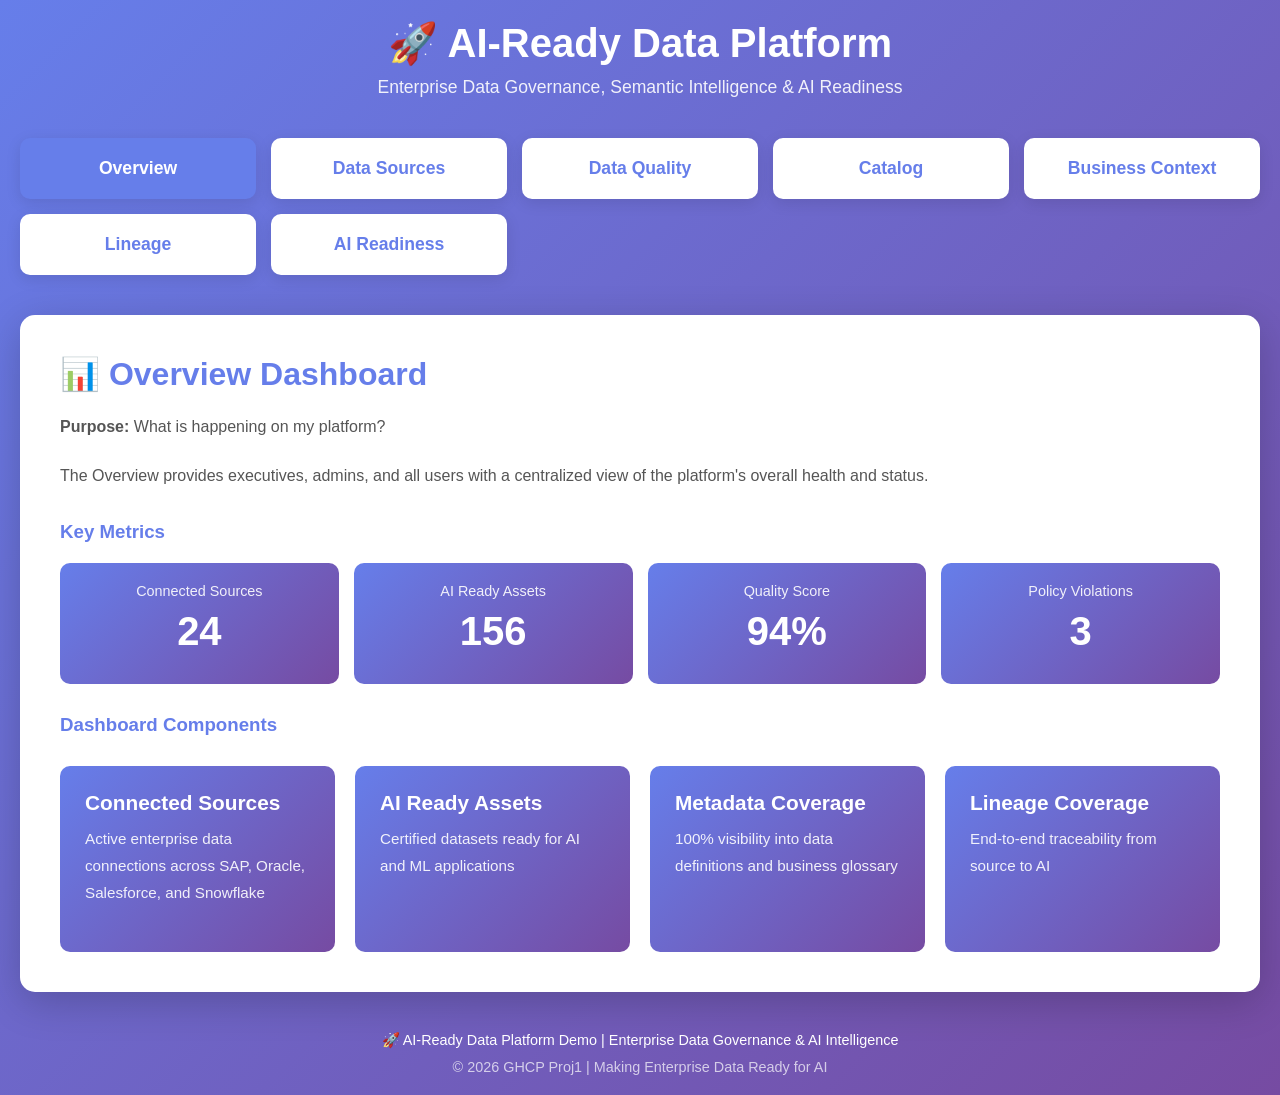
<file: ai-data-platform-demo.html>
<!DOCTYPE html>
<html lang="en">
<head>
    <meta charset="UTF-8">
    <meta name="viewport" content="width=device-width, initial-scale=1.0">
    <title>AI-Ready Data Platform Demo</title>
    <style>
        * {
            margin: 0;
            padding: 0;
            box-sizing: border-box;
        }

        body {
            font-family: 'Segoe UI', Tahoma, Geneva, Verdana, sans-serif;
            background: linear-gradient(135deg, #667eea 0%, #764ba2 100%);
            min-height: 100vh;
            padding: 20px;
        }

        .container {
            max-width: 1400px;
            margin: 0 auto;
        }

        header {
            text-align: center;
            color: white;
            margin-bottom: 40px;
        }

        header h1 {
            font-size: 2.5em;
            margin-bottom: 10px;
        }

        header p {
            font-size: 1.1em;
            opacity: 0.9;
        }

        .main-nav {
            display: grid;
            grid-template-columns: repeat(auto-fit, minmax(200px, 1fr));
            gap: 15px;
            margin-bottom: 40px;
        }

        .nav-button {
            background: white;
            border: none;
            padding: 20px;
            border-radius: 10px;
            cursor: pointer;
            font-size: 1.1em;
            font-weight: 600;
            color: #667eea;
            transition: all 0.3s ease;
            box-shadow: 0 4px 15px rgba(0, 0, 0, 0.1);
        }

        .nav-button:hover {
            transform: translateY(-5px);
            box-shadow: 0 8px 25px rgba(0, 0, 0, 0.2);
            background: #667eea;
            color: white;
        }

        .nav-button.active {
            background: #667eea;
            color: white;
        }

        .content-area {
            background: white;
            border-radius: 15px;
            padding: 40px;
            box-shadow: 0 10px 40px rgba(0, 0, 0, 0.2);
            min-height: 500px;
        }

        .section {
            display: none;
        }

        .section.active {
            display: block;
            animation: fadeIn 0.3s ease;
        }

        @keyframes fadeIn {
            from {
                opacity: 0;
                transform: translateY(10px);
            }
            to {
                opacity: 1;
                transform: translateY(0);
            }
        }

        .section h2 {
            color: #667eea;
            margin-bottom: 20px;
            font-size: 2em;
        }

        .section p {
            color: #555;
            line-height: 1.8;
            margin-bottom: 20px;
        }

        .grid {
            display: grid;
            grid-template-columns: repeat(auto-fit, minmax(250px, 1fr));
            gap: 20px;
            margin-top: 30px;
        }

        .card {
            background: linear-gradient(135deg, #667eea 0%, #764ba2 100%);
            color: white;
            padding: 25px;
            border-radius: 10px;
            transition: transform 0.3s ease;
        }

        .card:hover {
            transform: translateY(-5px);
        }

        .card h3 {
            margin-bottom: 10px;
            font-size: 1.3em;
        }

        .card p {
            color: rgba(255, 255, 255, 0.9);
            font-size: 0.95em;
        }

        .metric-box {
            background: #f0f4ff;
            border-left: 4px solid #667eea;
            padding: 20px;
            margin: 15px 0;
            border-radius: 5px;
        }

        .metric-box h4 {
            color: #667eea;
            margin-bottom: 10px;
        }

        .metric-value {
            font-size: 2em;
            font-weight: bold;
            color: #764ba2;
        }

        .tree {
            background: #f9f9f9;
            padding: 20px;
            border-radius: 8px;
            font-family: 'Courier New', monospace;
            overflow-x: auto;
            margin-top: 20px;
        }

        .tree-item {
            padding: 8px 0;
            margin-left: 20px;
            color: #333;
        }

        .diagram {
            background: #f9f9f9;
            padding: 30px;
            border-radius: 8px;
            margin-top: 20px;
            text-align: center;
        }

        .flow {
            display: flex;
            align-items: center;
            justify-content: center;
            flex-wrap: wrap;
            gap: 15px;
            margin: 20px 0;
        }

        .flow-item {
            background: #667eea;
            color: white;
            padding: 15px 25px;
            border-radius: 8px;
            font-weight: 600;
        }

        .flow-arrow {
            font-size: 1.5em;
            color: #667eea;
        }

        .metrics-grid {
            display: grid;
            grid-template-columns: repeat(auto-fit, minmax(180px, 1fr));
            gap: 15px;
            margin-top: 20px;
        }

        .metric-card {
            background: linear-gradient(135deg, #667eea 0%, #764ba2 100%);
            color: white;
            padding: 20px;
            border-radius: 10px;
            text-align: center;
        }

        .metric-card .value {
            font-size: 2.5em;
            font-weight: bold;
            margin: 10px 0;
        }

        .metric-card .label {
            font-size: 0.9em;
            opacity: 0.9;
        }

        .submenu {
            display: grid;
            grid-template-columns: repeat(auto-fit, minmax(220px, 1fr));
            gap: 15px;
            margin-top: 20px;
        }

        .submenu-item {
            background: #e8ebff;
            border-left: 4px solid #667eea;
            padding: 15px;
            border-radius: 5px;
            cursor: pointer;
            transition: all 0.3s ease;
        }

        .submenu-item:hover {
            background: #d8e0ff;
            transform: translateX(5px);
        }

        .submenu-item h4 {
            color: #667eea;
            margin-bottom: 5px;
        }

        .submenu-item p {
            font-size: 0.85em;
            color: #666;
        }

        footer {
            text-align: center;
            color: white;
            margin-top: 40px;
            font-size: 0.9em;
        }

        .badge {
            display: inline-block;
            background: #764ba2;
            color: white;
            padding: 5px 12px;
            border-radius: 20px;
            font-size: 0.8em;
            margin: 5px;
        }
    </style>
</head>
<body>
    <div class="container">
        <header>
            <h1>🚀 AI-Ready Data Platform</h1>
            <p>Enterprise Data Governance, Semantic Intelligence & AI Readiness</p>
        </header>

        <div class="main-nav">
            <button class="nav-button active" onclick="showSection('overview')">Overview</button>
            <button class="nav-button" onclick="showSection('datasources')">Data Sources</button>
            <button class="nav-button" onclick="showSection('quality')">Data Quality</button>
            <button class="nav-button" onclick="showSection('catalog')">Catalog</button>
            <button class="nav-button" onclick="showSection('business')">Business Context</button>
            <button class="nav-button" onclick="showSection('lineage')">Lineage</button>
            <button class="nav-button" onclick="showSection('ai')">AI Readiness</button>
        </div>

        <div class="content-area">
            <!-- Overview Section -->
            <div id="overview" class="section active">
                <h2>📊 Overview Dashboard</h2>
                <p><strong>Purpose:</strong> What is happening on my platform?</p>
                <p>The Overview provides executives, admins, and all users with a centralized view of the platform's overall health and status.</p>

                <h3 style="color: #667eea; margin-top: 30px;">Key Metrics</h3>
                <div class="metrics-grid">
                    <div class="metric-card">
                        <div class="label">Connected Sources</div>
                        <div class="value">24</div>
                    </div>
                    <div class="metric-card">
                        <div class="label">AI Ready Assets</div>
                        <div class="value">156</div>
                    </div>
                    <div class="metric-card">
                        <div class="label">Quality Score</div>
                        <div class="value">94%</div>
                    </div>
                    <div class="metric-card">
                        <div class="label">Policy Violations</div>
                        <div class="value">3</div>
                    </div>
                </div>

                <h3 style="color: #667eea; margin-top: 30px;">Dashboard Components</h3>
                <div class="grid">
                    <div class="card">
                        <h3>Connected Sources</h3>
                        <p>Active enterprise data connections across SAP, Oracle, Salesforce, and Snowflake</p>
                    </div>
                    <div class="card">
                        <h3>AI Ready Assets</h3>
                        <p>Certified datasets ready for AI and ML applications</p>
                    </div>
                    <div class="card">
                        <h3>Metadata Coverage</h3>
                        <p>100% visibility into data definitions and business glossary</p>
                    </div>
                    <div class="card">
                        <h3>Lineage Coverage</h3>
                        <p>End-to-end traceability from source to AI</p>
                    </div>
                </div>
            </div>

            <!-- Data Sources Section -->
            <div id="datasources" class="section">
                <h2>📥 Data Sources</h2>
                <p><strong>Purpose:</strong> Bring enterprise data together</p>
                <p>Connect and ingest data from across the enterprise, monitor ingestion pipelines, and explore available data assets.</p>

                <h3 style="color: #667eea; margin-top: 30px;">Supported Connections</h3>
                <div class="submenu">
                    <div class="submenu-item">
                        <h4>SAP</h4>
                        <p>Enterprise resource planning data</p>
                    </div>
                    <div class="submenu-item">
                        <h4>ORACLE</h4>
                        <p>Legacy database systems</p>
                    </div>
                    <div class="submenu-item">
                        <h4>SALESFORCE</h4>
                        <p>Customer relationship management</p>
                    </div>
                    <div class="submenu-item">
                        <h4>SNOWFLAKE</h4>
                        <p>Cloud data warehouse</p>
                    </div>
                </div>

                <h3 style="color: #667eea; margin-top: 30px;">Available Data Assets</h3>
                <div class="submenu">
                    <div class="submenu-item">
                        <h4>Claims</h4>
                        <p>Healthcare claim records</p>
                    </div>
                    <div class="submenu-item">
                        <h4>Members</h4>
                        <p>Member/customer profiles</p>
                    </div>
                    <div class="submenu-item">
                        <h4>Policies</h4>
                        <p>Insurance policy data</p>
                    </div>
                    <div class="submenu-item">
                        <h4>Payments</h4>
                        <p>Payment transaction records</p>
                    </div>
                    <div class="submenu-item">
                        <h4>Providers</h4>
                        <p>Healthcare provider information</p>
                    </div>
                </div>

                <div class="tree" style="margin-top: 30px;">
                    <div style="font-weight: bold; color: #667eea;">Data Ingestion Pipeline</div>
                    <div class="tree-item">├── Connection Monitoring</div>
                    <div class="tree-item">├── Data Profiling</div>
                    <div class="tree-item">├── Schema Detection</div>
                    <div class="tree-item">├── Quality Checks</div>
                    <div class="tree-item">└── Lineage Tracking</div>
                </div>
            </div>

            <!-- Data Quality Section -->
            <div id="quality" class="section">
                <h2>✅ Data Quality</h2>
                <p><strong>Purpose:</strong> Improve trust and make data reliable</p>
                <p>Profile, validate, and remediate data through comprehensive quality checks, rules, and business validations.</p>

                <h3 style="color: #667eea; margin-top: 30px;">Quality Statistics</h3>
                <div class="grid">
                    <div class="metric-box">
                        <h4>Completeness</h4>
                        <div class="metric-value">98%</div>
                        <p>Records with required fields populated</p>
                    </div>
                    <div class="metric-box">
                        <h4>Consistency</h4>
                        <div class="metric-value">96%</div>
                        <p>Data conforming to defined standards</p>
                    </div>
                    <div class="metric-box">
                        <h4>Validity</h4>
                        <div class="metric-value">99%</div>
                        <p>Records passing validation rules</p>
                    </div>
                    <div class="metric-box">
                        <h4>Uniqueness</h4>
                        <div class="metric-value">97%</div>
                        <p>Duplicate detection and resolution</p>
                    </div>
                </div>

                <h3 style="color: #667eea; margin-top: 30px;">Quality Issue Types</h3>
                <div class="submenu">
                    <div class="submenu-item">
                        <h4>Nulls</h4>
                        <p>Missing or empty values</p>
                    </div>
                    <div class="submenu-item">
                        <h4>Duplicates</h4>
                        <p>Redundant records</p>
                    </div>
                    <div class="submenu-item">
                        <h4>Freshness</h4>
                        <p>Stale or outdated data</p>
                    </div>
                    <div class="submenu-item">
                        <h4>Patterns</h4>
                        <p>Anomalous data patterns</p>
                    </div>
                </div>

                <h3 style="color: #667eea; margin-top: 30px;">Validation Rules</h3>
                <div class="tree">
                    <div style="font-weight: bold; color: #667eea;">Format Validations</div>
                    <div class="tree-item">├── Email Format</div>
                    <div class="tree-item">├── Phone Number</div>
                    <div class="tree-item">├── Country Code</div>
                    <div class="tree-item">├── PII Detection</div>
                    <div class="tree-item">├── Outlier Detection</div>
                    <div class="tree-item">└── Business Rules Engine</div>
                </div>
            </div>

            <!-- Catalog Section -->
            <div id="catalog" class="section">
                <h2>📚 Catalog</h2>
                <p><strong>Purpose:</strong> Make data understandable and discoverable</p>
                <p>Add business meaning to technical data through metadata management, business glossaries, and asset documentation.</p>

                <h3 style="color: #667eea; margin-top: 30px;">Catalog Features</h3>
                <div class="grid">
                    <div class="card">
                        <h3>Schema Explorer</h3>
                        <p>Browse and understand data structure and relationships</p>
                    </div>
                    <div class="card">
                        <h3>Business Glossary</h3>
                        <p>Standardized business terminology and definitions</p>
                    </div>
                    <div class="card">
                        <h3>Metadata Management</h3>
                        <p>Complete data asset documentation and ownership</p>
                    </div>
                    <div class="card">
                        <h3>Search & Discovery</h3>
                        <p>Find relevant datasets across the enterprise</p>
                    </div>
                </div>

                <h3 style="color: #667eea; margin-top: 30px;">Metadata Hierarchy</h3>
                <div class="tree">
                    <div style="font-weight: bold; color: #667eea;">Data Assets</div>
                    <div class="tree-item">├── Schema</div>
                    <div class="tree-item">├── Metadata</div>
                    <div class="tree-item">├── Business Glossary</div>
                    <div class="tree-item">├── Search Tags</div>
                    <div class="tree-item">└── Certification Status</div>
                </div>
            </div>

            <!-- Business Context Section -->
            <div id="business" class="section">
                <h2>🧠 Business Context</h2>
                <p><strong>Purpose:</strong> Connect the meaning and provide complete business context for AI decisions</p>
                <p>Translate technical data into business language through semantic models, ontologies, and knowledge graphs.</p>

                <h3 style="color: #667eea; margin-top: 30px;">Core Components</h3>
                <div class="submenu">
                    <div class="submenu-item">
                        <h4>Semantic Models</h4>
                        <p>Business concept definitions and relationships</p>
                    </div>
                    <div class="submenu-item">
                        <h4>Ontology</h4>
                        <p>Standardized business vocabulary</p>
                    </div>
                    <div class="submenu-item">
                        <h4>Entity Mapping</h4>
                        <p>Map technical fields to business entities</p>
                    </div>
                    <div class="submenu-item">
                        <h4>Knowledge Graph</h4>
                        <p>Connected enterprise entities and relationships</p>
                    </div>
                </div>

                <h3 style="color: #667eea; margin-top: 30px;">Ontology Example: Claim</h3>
                <div class="tree">
                    <div style="font-weight: bold; color: #667eea;">Claim Entity</div>
                    <div class="tree-item">├── Attributes</div>
                    <div class="tree-item">│   ├── Claim ID</div>
                    <div class="tree-item">│   ├── Claim Date</div>
                    <div class="tree-item">│   ├── Amount</div>
                    <div class="tree-item">│   └── Status</div>
                    <div class="tree-item">├── Relationships</div>
                    <div class="tree-item">│   ├── filedBy → Member</div>
                    <div class="tree-item">│   ├── coveredBy → Policy</div>
                    <div class="tree-item">│   ├── processedBy → Adjuster</div>
                    <div class="tree-item">│   └── paidThrough → Payment</div>
                </div>

                <h3 style="color: #667eea; margin-top: 30px;">Knowledge Graph: Enterprise Connections</h3>
                <div class="diagram">
                    <div class="flow">
                        <div class="flow-item">Customer</div>
                        <div class="flow-arrow">→</div>
                        <div class="flow-item">Policy</div>
                        <div class="flow-arrow">→</div>
                        <div class="flow-item">Claim</div>
                        <div class="flow-arrow">→</div>
                        <div class="flow-item">Provider</div>
                        <div class="flow-arrow">→</div>
                        <div class="flow-item">Payment</div>
                    </div>
                </div>

                <h3 style="color: #667eea; margin-top: 30px;">Context Graph: AI Decision Reasoning</h3>
                <div class="diagram">
                    <div class="flow">
                        <div class="flow-item">Member</div>
                        <div class="flow-arrow">→</div>
                        <div class="flow-item">Policy</div>
                        <div class="flow-arrow">→</div>
                        <div class="flow-item">Claim</div>
                        <div class="flow-arrow">→</div>
                        <div class="flow-item">LPI Score</div>
                    </div>
                    <div class="flow">
                        <div class="flow-item">Propensity Model</div>
                        <div class="flow-arrow">→</div>
                        <div class="flow-item">Fraud Risk</div>
                        <div class="flow-arrow">→</div>
                        <div class="flow-item">AI Decision</div>
                    </div>
                </div>
            </div>

            <!-- Lineage Section -->
            <div id="lineage" class="section">
                <h2>🔄 Lineage & Governance</h2>
                <p><strong>Purpose:</strong> Trace the data and explain where it came from</p>
                <p>End-to-end traceability from source systems through transformations to AI models for complete transparency.</p>

                <h3 style="color: #667eea; margin-top: 30px;">Data Flow Pipeline</h3>
                <div class="diagram">
                    <div class="flow">
                        <div class="flow-item">Oracle</div>
                        <div class="flow-arrow">→</div>
                        <div class="flow-item">ETL</div>
                        <div class="flow-arrow">→</div>
                        <div class="flow-item">Validation</div>
                        <div class="flow-arrow">→</div>
                        <div class="flow-item">Semantic</div>
                        <div class="flow-arrow">→</div>
                        <div class="flow-item">Knowledge Graph</div>
                    </div>
                </div>

                <h3 style="color: #667eea; margin-top: 30px;">Lineage Capabilities</h3>
                <div class="submenu">
                    <div class="submenu-item">
                        <h4>Pipeline Lineage</h4>
                        <p>Track data through ETL processes</p>
                    </div>
                    <div class="submenu-item">
                        <h4>Transformations</h4>
                        <p>Understand data transformations</p>
                    </div>
                    <div class="submenu-item">
                        <h4>Column Lineage</h4>
                        <p>Trace individual column origins</p>
                    </div>
                    <div class="submenu-item">
                        <h4>Source to AI</h4>
                        <p>Full path from source to AI model</p>
                    </div>
                </div>

                <h3 style="color: #667eea; margin-top: 30px;">Audit Trail</h3>
                <div class="tree">
                    <div style="font-weight: bold; color: #667eea;">Lineage Tracking</div>
                    <div class="tree-item">├── Pipeline Execution Logs</div>
                    <div class="tree-item">├── Data Quality Checks</div>
                    <div class="tree-item">├── Transformation History</div>
                    <div class="tree-item">├── Policy Compliance</div>
                    <div class="tree-item">└── Impact Analysis</div>
                </div>
            </div>

            <!-- AI Readiness Section -->
            <div id="ai" class="section">
                <h2>🤖 AI Readiness</h2>
                <p><strong>Purpose:</strong> Measure AI readiness and certify datasets for AI applications</p>
                <p>Comprehensive assessment of data quality, metadata completeness, governance, and semantic understanding.</p>

                <h3 style="color: #667eea; margin-top: 30px;">AI Readiness Scorecard</h3>
                <div class="metrics-grid">
                    <div class="metric-card">
                        <div class="label">Quality</div>
                        <div class="value">92%</div>
                    </div>
                    <div class="metric-card">
                        <div class="label">Metadata</div>
                        <div class="value">100%</div>
                    </div>
                    <div class="metric-card">
                        <div class="label">Glossary</div>
                        <div class="value">91%</div>
                    </div>
                    <div class="metric-card">
                        <div class="label">Ontology</div>
                        <div class="value">87%</div>
                    </div>
                    <div class="metric-card">
                        <div class="label">Lineage</div>
                        <div class="value">100%</div>
                    </div>
                    <div class="metric-card">
                        <div class="label">Knowledge Graph</div>
                        <div class="value">90%</div>
                    </div>
                </div>

                <h3 style="color: #667eea; margin-top: 30px;">Overall AI Readiness: <span class="badge">95% CERTIFIED</span></h3>

                <h3 style="color: #667eea; margin-top: 30px;">Certification Status</h3>
                <div class="grid">
                    <div class="card">
                        <h3>✅ AI Ready</h3>
                        <p>Certified datasets ready for production AI/ML use</p>
                    </div>
                    <div class="card">
                        <h3>⏳ Pending</h3>
                        <p>Under certification review</p>
                    </div>
                    <div class="card">
                        <h3>❌ Rejected</h3>
                        <p>Failed certification requirements</p>
                    </div>
                </div>

                <h3 style="color: #667eea; margin-top: 30px;">AI Data Products</h3>
                <div class="submenu">
                    <div class="submenu-item">
                        <h4>Customer 360</h4>
                        <p><span class="badge">AI Ready</span><br>Complete customer entity with quality score: 96%</p>
                    </div>
                    <div class="submenu-item">
                        <h4>Claims 360</h4>
                        <p><span class="badge">AI Ready</span><br>Comprehensive claim data with quality score: 94%</p>
                    </div>
                    <div class="submenu-item">
                        <h4>Provider 360</h4>
                        <p><span class="badge">AI Ready</span><br>Provider information with quality score: 92%</p>
                    </div>
                    <div class="submenu-item">
                        <h4>Fraud Dataset</h4>
                        <p><span class="badge">AI Ready</span><br>Fraud detection ready dataset with quality score: 95%</p>
                    </div>
                </div>

                <h3 style="color: #667eea; margin-top: 30px;">Recommendations</h3>
                <div class="tree">
                    <div style="font-weight: bold; color: #667eea;">Action Items</div>
                    <div class="tree-item">⚠️ Missing Metadata - 12 assets</div>
                    <div class="tree-item">⚠️ Missing Owner - 8 assets</div>
                    <div class="tree-item">⚠️ Missing Description - 15 assets</div>
                    <div class="tree-item">⚠️ Poor Quality - 3 assets</div>
                    <div class="tree-item">⚠️ Broken Lineage - 2 assets</div>
                </div>
            </div>
        </div>

        <footer>
            <p>🚀 AI-Ready Data Platform Demo | Enterprise Data Governance & AI Intelligence</p>
            <p style="margin-top: 10px; opacity: 0.7;">© 2026 GHCP Proj1 | Making Enterprise Data Ready for AI</p>
        </footer>
    </div>

    <script>
        function showSection(sectionId) {
            // Hide all sections
            const sections = document.querySelectorAll('.section');
            sections.forEach(section => {
                section.classList.remove('active');
            });

            // Show selected section
            const selectedSection = document.getElementById(sectionId);
            if (selectedSection) {
                selectedSection.classList.add('active');
            }

            // Update active button
            const buttons = document.querySelectorAll('.nav-button');
            buttons.forEach(button => {
                button.classList.remove('active');
            });
            event.target.classList.add('active');
        }
    </script>
</body>
</html>
</file>
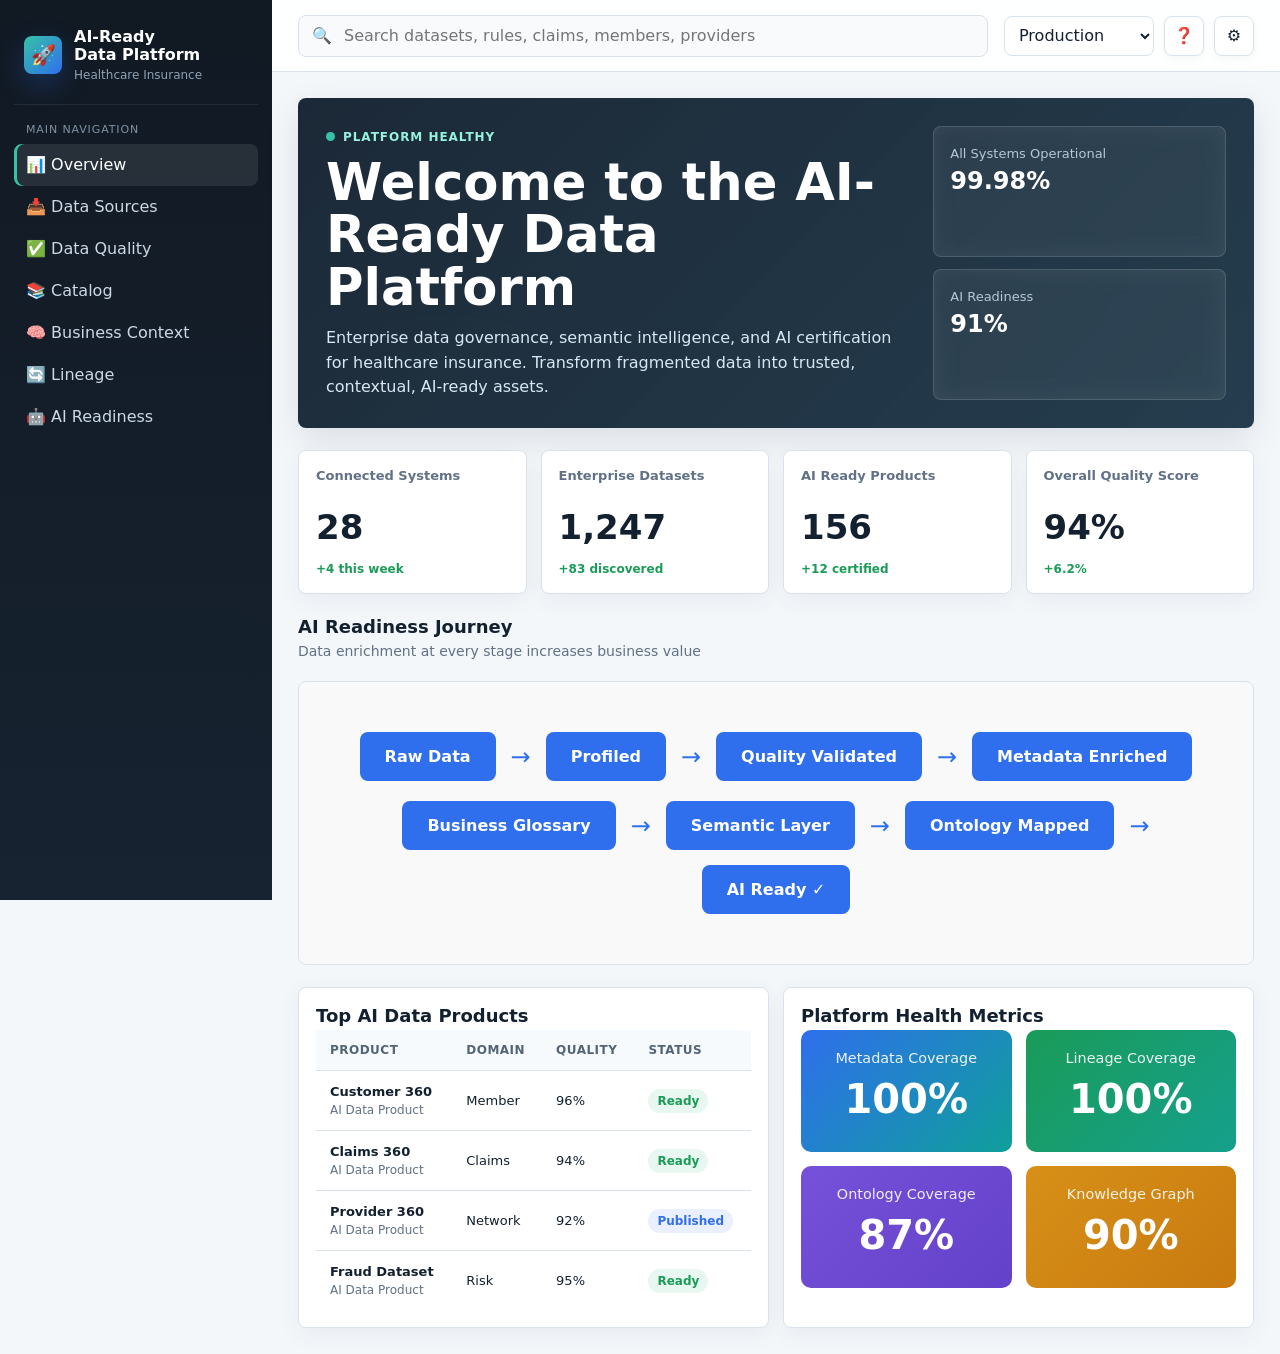
<file: ai-data-platform-professional.html>
<!DOCTYPE html>
<html lang="en">
<head>
    <meta charset="UTF-8">
    <meta name="viewport" content="width=device-width, initial-scale=1.0">
    <title>AI-Ready Data Platform</title>
    <style>
        :root {
            --ink: #12202f;
            --muted: #617186;
            --soft: #eef3f7;
            --line: #d9e2ea;
            --panel: #ffffff;
            --nav: #111923;
            --nav-2: #172331;
            --blue: #2f6fed;
            --teal: #0f9f9a;
            --green: #1a9b58;
            --amber: #d89018;
            --red: #d94a3f;
            --purple: #7651d9;
            --shadow: 0 12px 34px rgba(20, 39, 61, .11);
            --radius: 8px;
            font-family: Inter, ui-sans-serif, system-ui, -apple-system, BlinkMacSystemFont, "Segoe UI", sans-serif;
        }

        * { box-sizing: border-box; }

        body {
            margin: 0;
            background: #f4f7fa;
            color: var(--ink);
            min-height: 100vh;
        }

        button, input, select {
            font: inherit;
        }

        button {
            cursor: pointer;
        }

        .app {
            min-height: 100vh;
            display: grid;
            grid-template-columns: 272px minmax(0, 1fr);
        }

        .sidebar {
            background: linear-gradient(180deg, var(--nav), var(--nav-2));
            color: #d9e8f5;
            padding: 20px 14px;
            position: sticky;
            top: 0;
            height: 100vh;
            overflow-y: auto;
        }

        .brand {
            display: flex;
            align-items: center;
            gap: 12px;
            padding: 8px 10px 22px;
            border-bottom: 1px solid rgba(255,255,255,.08);
            margin-bottom: 16px;
        }

        .brand-mark {
            width: 38px;
            height: 38px;
            border-radius: 8px;
            display: grid;
            place-items: center;
            background: linear-gradient(135deg, #35c2a6, #2f6fed);
            box-shadow: 0 10px 28px rgba(47,111,237,.28);
            font-weight: bold;
            color: white;
            font-size: 20px;
        }

        .brand-title {
            font-weight: 750;
            line-height: 1.15;
            letter-spacing: 0;
            color: #fff;
        }

        .brand-sub {
            color: #8fa2b5;
            font-size: 12px;
            margin-top: 3px;
        }

        .nav-group-label {
            color: #7f91a2;
            font-size: 11px;
            text-transform: uppercase;
            letter-spacing: .08em;
            margin: 18px 12px 8px;
        }

        .nav-item {
            width: 100%;
            border: 0;
            color: #cbd9e6;
            background: transparent;
            display: flex;
            align-items: center;
            gap: 11px;
            min-height: 42px;
            padding: 0 12px;
            border-radius: 8px;
            text-align: left;
            transition: .18s ease;
        }

        .nav-item:hover,
        .nav-item.active {
            background: rgba(255,255,255,.09);
            color: #fff;
        }

        .nav-item.active {
            box-shadow: inset 3px 0 0 #35c2a6;
        }

        .main {
            min-width: 0;
            display: flex;
            flex-direction: column;
        }

        .topbar {
            height: 72px;
            background: rgba(255,255,255,.9);
            backdrop-filter: blur(12px);
            border-bottom: 1px solid var(--line);
            display: flex;
            align-items: center;
            gap: 16px;
            padding: 0 26px;
            position: sticky;
            top: 0;
            z-index: 20;
        }

        .search {
            flex: 1;
            min-width: 180px;
            height: 42px;
            border: 1px solid var(--line);
            border-radius: 8px;
            display: flex;
            align-items: center;
            gap: 10px;
            padding: 0 13px;
            background: #f8fafc;
            color: var(--muted);
        }

        .search input {
            width: 100%;
            border: 0;
            outline: 0;
            background: transparent;
            color: var(--ink);
        }

        .top-actions {
            display: flex;
            align-items: center;
            gap: 10px;
        }

        .tool {
            border: 1px solid var(--line);
            background: #fff;
            color: var(--ink);
            border-radius: 8px;
            height: 40px;
            min-width: 40px;
            display: inline-grid;
            place-items: center;
            box-shadow: 0 3px 10px rgba(20,39,61,.04);
        }

        .workspace {
            padding: 26px;
            max-width: 1620px;
            width: 100%;
            margin: 0 auto;
        }

        .page {
            display: none;
            animation: fadeIn .35s ease both;
        }

        .page.active {
            display: block;
        }

        @keyframes fadeIn {
            from { opacity: 0; transform: translateY(8px); }
            to { opacity: 1; transform: translateY(0); }
        }

        .hero {
            color: #fff;
            border-radius: 8px;
            padding: 28px;
            background: linear-gradient(135deg, rgba(18,32,47,.96), rgba(23,49,67,.94)),
                        url("data:image/svg+xml,%3Csvg width='1200' height='420' viewBox='0 0 1200 420' xmlns='http://www.w3.org/2000/svg'%3E%3Cg opacity='.52' fill='none' stroke='%2357d8c4' stroke-width='1.2'%3E%3Cpath d='M80 245C206 110 330 316 455 177S678 104 784 215s236 23 337-96'/%3E%3Cpath d='M34 315c145-109 274 22 386-53s205-205 352-69 242 80 378-16'/%3E%3C/g%3E%3C/svg%3E");
            background-size: cover;
            box-shadow: var(--shadow);
            display: grid;
            grid-template-columns: minmax(0, 1.4fr) minmax(280px, .7fr);
            gap: 22px;
            overflow: hidden;
        }

        .eyebrow {
            display: inline-flex;
            align-items: center;
            gap: 8px;
            font-size: 12px;
            font-weight: 800;
            text-transform: uppercase;
            letter-spacing: .08em;
            color: #96f1df;
            margin-bottom: 12px;
        }

        h1, h2, h3, p {
            margin-top: 0;
        }

        h1 {
            font-size: clamp(31px, 4vw, 54px);
            line-height: 1.03;
            letter-spacing: 0;
            margin-bottom: 12px;
        }

        .hero p {
            color: #d8e8f3;
            font-size: 16px;
            max-width: 760px;
            line-height: 1.55;
            margin-bottom: 0;
        }

        .hero-side {
            align-self: stretch;
            display: grid;
            gap: 12px;
        }

        .status-tile {
            background: rgba(255,255,255,.1);
            border: 1px solid rgba(255,255,255,.13);
            border-radius: 8px;
            padding: 16px;
            backdrop-filter: blur(10px);
        }

        .status-tile strong {
            display: block;
            font-size: 24px;
            color: #fff;
            margin-top: 5px;
        }

        .status-tile span {
            color: #b7c8d8;
            font-size: 13px;
        }

        .live-dot {
            width: 9px;
            height: 9px;
            border-radius: 50%;
            background: #35c2a6;
            box-shadow: 0 0 0 0 rgba(53,194,166,.62);
            animation: pulse 1.6s infinite;
            display: inline-block;
        }

        @keyframes pulse {
            70% { box-shadow: 0 0 0 9px rgba(53,194,166,0); }
            100% { box-shadow: 0 0 0 0 rgba(53,194,166,0); }
        }

        .section {
            margin-top: 22px;
        }

        .section-head {
            display: flex;
            align-items: end;
            justify-content: space-between;
            gap: 16px;
            margin-bottom: 13px;
        }

        .section-title {
            font-size: 18px;
            margin-bottom: 4px;
            letter-spacing: 0;
        }

        .section-copy {
            color: var(--muted);
            margin: 0;
            line-height: 1.45;
            font-size: 14px;
        }

        .grid {
            display: grid;
            gap: 14px;
        }

        .grid.cols-5 { grid-template-columns: repeat(5, minmax(0, 1fr)); }
        .grid.cols-4 { grid-template-columns: repeat(4, minmax(0, 1fr)); }
        .grid.cols-3 { grid-template-columns: repeat(3, minmax(0, 1fr)); }
        .grid.cols-2 { grid-template-columns: repeat(2, minmax(0, 1fr)); }

        .card {
            background: var(--panel);
            border: 1px solid var(--line);
            border-radius: 8px;
            box-shadow: 0 6px 24px rgba(20,39,61,.06);
            padding: 17px;
            transition: .18s ease;
        }

        .card:hover {
            transform: translateY(-2px);
            box-shadow: var(--shadow);
        }

        .kpi {
            min-height: 144px;
            display: flex;
            flex-direction: column;
            justify-content: space-between;
            position: relative;
            overflow: hidden;
        }

        .kpi .label {
            color: var(--muted);
            font-size: 13px;
            font-weight: 700;
        }

        .kpi .value {
            font-size: 34px;
            font-weight: 830;
            letter-spacing: 0;
            margin-top: 9px;
        }

        .trend {
            display: inline-flex;
            align-items: center;
            gap: 5px;
            color: var(--green);
            font-size: 12px;
            font-weight: 800;
        }

        .badge {
            display: inline-flex;
            align-items: center;
            gap: 6px;
            min-height: 24px;
            border-radius: 999px;
            padding: 3px 9px;
            font-size: 12px;
            font-weight: 800;
            white-space: nowrap;
        }

        .badge.green { background: #e8f7ef; color: var(--green); }
        .badge.blue { background: #eaf0ff; color: var(--blue); }
        .badge.amber { background: #fff4dd; color: var(--amber); }
        .badge.red { background: #ffebe9; color: var(--red); }

        .tabs {
            display: flex;
            flex-wrap: wrap;
            gap: 8px;
            background: #eaf0f5;
            border: 1px solid var(--line);
            border-radius: 8px;
            padding: 6px;
            margin: 20px 0;
        }

        .tab {
            border: 0;
            border-radius: 7px;
            min-height: 36px;
            padding: 0 13px;
            color: #536477;
            background: transparent;
            font-weight: 750;
            transition: .16s ease;
        }

        .tab.active {
            background: #fff;
            color: var(--ink);
            box-shadow: 0 4px 14px rgba(20,39,61,.08);
        }

        .tab-view { display: none; }
        .tab-view.active { display: block; animation: fadeIn .25s ease both; }

        .button-row {
            display: flex;
            gap: 10px;
            flex-wrap: wrap;
            align-items: center;
        }

        .btn {
            border: 1px solid var(--line);
            background: #fff;
            color: var(--ink);
            border-radius: 8px;
            min-height: 40px;
            padding: 0 13px;
            display: inline-flex;
            align-items: center;
            gap: 8px;
            font-weight: 800;
            box-shadow: 0 4px 12px rgba(20,39,61,.05);
        }

        .btn.primary {
            color: #fff;
            background: #1d5edc;
            border-color: #1d5edc;
        }

        .flow-diagram {
            background: #f9f9f9;
            border: 1px solid var(--line);
            border-radius: 8px;
            padding: 30px;
            margin-top: 20px;
            text-align: center;
        }

        .flow {
            display: flex;
            align-items: center;
            justify-content: center;
            flex-wrap: wrap;
            gap: 15px;
            margin: 20px 0;
        }

        .flow-item {
            background: var(--blue);
            color: white;
            padding: 15px 25px;
            border-radius: 8px;
            font-weight: 600;
            min-width: 100px;
            text-align: center;
        }

        .flow-arrow {
            font-size: 1.5em;
            color: var(--blue);
        }

        .tree {
            background: #f9f9f9;
            padding: 20px;
            border-radius: 8px;
            font-family: 'Courier New', monospace;
            margin-top: 20px;
            border: 1px solid var(--line);
        }

        .tree-item {
            padding: 8px 0;
            margin-left: 20px;
            color: #333;
        }

        .table-wrap {
            overflow: auto;
            max-width: 100%;
        }

        table {
            width: 100%;
            border-collapse: collapse;
            background: #fff;
            border-radius: 8px;
        }

        th, td {
            padding: 13px 14px;
            border-bottom: 1px solid var(--line);
            text-align: left;
            font-size: 13px;
            vertical-align: middle;
        }

        th {
            color: #536477;
            background: #f7fafc;
            font-size: 12px;
            text-transform: uppercase;
            letter-spacing: .04em;
        }

        tr:last-child td { border-bottom: 0; }

        .row-title {
            font-weight: 850;
            color: var(--ink);
            display: block;
            margin-bottom: 3px;
        }

        .row-sub {
            color: var(--muted);
            font-size: 12px;
        }

        .metric-card {
            background: linear-gradient(135deg, var(--blue), var(--teal));
            color: white;
            padding: 20px;
            border-radius: 10px;
            text-align: center;
            min-height: 120px;
            display: flex;
            flex-direction: column;
            justify-content: space-between;
        }

        .metric-card .value {
            font-size: 2.5em;
            font-weight: bold;
            margin: 10px 0;
        }

        .metric-card .label {
            font-size: 0.9em;
            opacity: 0.9;
        }

        .placeholder {
            min-height: 460px;
            display: grid;
            place-items: center;
            text-align: center;
            padding: 34px;
        }

        .placeholder h1 {
            color: var(--ink);
            font-size: clamp(28px, 4vw, 48px);
        }

        .placeholder p {
            color: var(--muted);
            max-width: 640px;
            line-height: 1.55;
        }

        @media (max-width: 820px) {
            .app { grid-template-columns: 1fr; }
            .sidebar {
                position: fixed;
                z-index: 45;
                transform: translateX(-104%);
                transition: .25s ease;
                width: 278px;
            }
            .grid.cols-5,
            .grid.cols-4,
            .grid.cols-3,
            .grid.cols-2 { grid-template-columns: 1fr; }
        }
    </style>
</head>
<body>
    <div class="app">
        <aside class="sidebar">
            <div class="brand">
                <div class="brand-mark">🚀</div>
                <div>
                    <div class="brand-title">AI-Ready<br>Data Platform</div>
                    <div class="brand-sub">Healthcare Insurance</div>
                </div>
            </div>
            <div class="nav-group-label">Main Navigation</div>
            <button class="nav-item active" data-page="overview">📊 Overview</button>
            <button class="nav-item" data-page="sources">📥 Data Sources</button>
            <button class="nav-item" data-page="quality">✅ Data Quality</button>
            <button class="nav-item" data-page="catalog">📚 Catalog</button>
            <button class="nav-item" data-page="business">🧠 Business Context</button>
            <button class="nav-item" data-page="lineage">🔄 Lineage</button>
            <button class="nav-item" data-page="ai">🤖 AI Readiness</button>
        </aside>

        <main class="main">
            <header class="topbar">
                <div class="search">
                    <span>🔍</span>
                    <input placeholder="Search datasets, rules, claims, members, providers">
                </div>
                <div class="top-actions">
                    <select style="height:40px;border:1px solid var(--line);border-radius:8px;padding:0 10px;background:#fff;color:var(--ink);">
                        <option>Production</option>
                        <option>QA</option>
                        <option>Development</option>
                    </select>
                    <button class="tool" title="Help">❓</button>
                    <button class="tool" title="Settings">⚙️</button>
                </div>
            </header>

            <div class="workspace">
                <!-- Overview Page -->
                <section class="page active" id="overviewPage">
                    <div class="hero">
                        <div>
                            <div class="eyebrow"><span class="live-dot"></span> Platform Healthy</div>
                            <h1>Welcome to the AI-Ready Data Platform</h1>
                            <p>Enterprise data governance, semantic intelligence, and AI certification for healthcare insurance. Transform fragmented data into trusted, contextual, AI-ready assets.</p>
                        </div>
                        <div class="hero-side">
                            <div class="status-tile"><span>All Systems Operational</span><strong>99.98%</strong></div>
                            <div class="status-tile"><span>AI Readiness</span><strong>91%</strong></div>
                        </div>
                    </div>

                    <div class="section">
                        <div class="grid cols-4">
                            <div class="card kpi"><span class="label">Connected Systems</span><span class="value">28</span><span class="trend">+4 this week</span></div>
                            <div class="card kpi"><span class="label">Enterprise Datasets</span><span class="value">1,247</span><span class="trend">+83 discovered</span></div>
                            <div class="card kpi"><span class="label">AI Ready Products</span><span class="value">156</span><span class="trend">+12 certified</span></div>
                            <div class="card kpi"><span class="label">Overall Quality Score</span><span class="value">94%</span><span class="trend">+6.2%</span></div>
                        </div>
                    </div>

                    <div class="section">
                        <div class="section-head">
                            <div><h2 class="section-title">AI Readiness Journey</h2><p class="section-copy">Data enrichment at every stage increases business value</p></div>
                        </div>
                        <div class="flow-diagram">
                            <div class="flow">
                                <div class="flow-item">Raw Data</div>
                                <div class="flow-arrow">→</div>
                                <div class="flow-item">Profiled</div>
                                <div class="flow-arrow">→</div>
                                <div class="flow-item">Quality Validated</div>
                                <div class="flow-arrow">→</div>
                                <div class="flow-item">Metadata Enriched</div>
                            </div>
                            <div class="flow">
                                <div class="flow-item">Business Glossary</div>
                                <div class="flow-arrow">→</div>
                                <div class="flow-item">Semantic Layer</div>
                                <div class="flow-arrow">→</div>
                                <div class="flow-item">Ontology Mapped</div>
                                <div class="flow-arrow">→</div>
                                <div class="flow-item">AI Ready ✓</div>
                            </div>
                        </div>
                    </div>

                    <div class="section grid cols-2">
                        <div class="card">
                            <h2 class="section-title">Top AI Data Products</h2>
                            <div class="table-wrap">
                                <table>
                                    <thead><tr><th>Product</th><th>Domain</th><th>Quality</th><th>Status</th></tr></thead>
                                    <tbody>
                                        <tr><td><span class="row-title">Customer 360</span><span class="row-sub">AI Data Product</span></td><td>Member</td><td>96%</td><td><span class="badge green">Ready</span></td></tr>
                                        <tr><td><span class="row-title">Claims 360</span><span class="row-sub">AI Data Product</span></td><td>Claims</td><td>94%</td><td><span class="badge green">Ready</span></td></tr>
                                        <tr><td><span class="row-title">Provider 360</span><span class="row-sub">AI Data Product</span></td><td>Network</td><td>92%</td><td><span class="badge blue">Published</span></td></tr>
                                        <tr><td><span class="row-title">Fraud Dataset</span><span class="row-sub">AI Data Product</span></td><td>Risk</td><td>95%</td><td><span class="badge green">Ready</span></td></tr>
                                    </tbody>
                                </table>
                            </div>
                        </div>
                        <div class="card">
                            <h2 class="section-title">Platform Health Metrics</h2>
                            <div class="grid cols-2">
                                <div class="metric-card" style="background:linear-gradient(135deg, #2f6fed, #0f9f9a);"><span class="label">Metadata Coverage</span><span class="value">100%</span></div>
                                <div class="metric-card" style="background:linear-gradient(135deg, #1a9b58, #15a08d);"><span class="label">Lineage Coverage</span><span class="value">100%</span></div>
                                <div class="metric-card" style="background:linear-gradient(135deg, #7651d9, #6341c8);"><span class="label">Ontology Coverage</span><span class="value">87%</span></div>
                                <div class="metric-card" style="background:linear-gradient(135deg, #d89018, #c87a0f);"><span class="label">Knowledge Graph</span><span class="value">90%</span></div>
                            </div>
                        </div>
                    </div>
                </section>

                <!-- Data Sources Page -->
                <section class="page" id="sourcesPage">
                    <div class="hero">
                        <div>
                            <div class="eyebrow"><span class="live-dot"></span> Data Discovery Active</div>
                            <h1>Get the Data</h1>
                            <p>Connect and ingest enterprise data from operational, clinical, CRM, and analytical systems. Monitor pipelines and profile assets for quality readiness.</p>
                        </div>
                    </div>

                    <div class="tabs">
                        <button class="tab active" onclick="switchTab(event, 'connections')">Connections</button>
                        <button class="tab" onclick="switchTab(event, 'assets')">Data Assets</button>
                        <button class="tab" onclick="switchTab(event, 'pipelines')">Pipelines</button>
                        <button class="tab" onclick="switchTab(event, 'profiling')">Profiling</button>
                    </div>

                    <div id="connections" class="tab-view active">
                        <h2 class="section-title">Enterprise Connections</h2>
                        <p class="section-copy">Connected operational, clinical, CRM, document, and analytical systems</p>
                        <div class="grid cols-3" style="margin-top:20px;">
                            <div class="card"><h3>SAP</h3><p>Enterprise Resource Planning Data</p><p><span class="badge green">Connected</span></p></div>
                            <div class="card"><h3>ORACLE</h3><p>Legacy Database Systems</p><p><span class="badge green">Connected</span></p></div>
                            <div class="card"><h3>SALESFORCE</h3><p>Customer Relationship Management</p><p><span class="badge green">Connected</span></p></div>
                            <div class="card"><h3>SNOWFLAKE</h3><p>Cloud Data Warehouse</p><p><span class="badge green">Connected</span></p></div>
                            <div class="card"><h3>FHIR API</h3><p>Healthcare Interoperability</p><p><span class="badge green">Connected</span></p></div>
                            <div class="card"><h3>HL7 EMR</h3><p>Electronic Medical Records</p><p><span class="badge amber">Warning</span></p></div>
                        </div>
                    </div>

                    <div id="assets" class="tab-view" style="display:none;">
                        <h2 class="section-title">Discovered Data Assets</h2>
                        <p class="section-copy">Catalog-style view of datasets discovered during connection and profiling</p>
                        <div class="table-wrap" style="margin-top:20px;">
                            <table>
                                <thead><tr><th>Asset Name</th><th>Domain</th><th>Source</th><th>Owner</th><th>Records</th><th>Status</th></tr></thead>
                                <tbody>
                                    <tr><td><span class="row-title">Claims</span></td><td>Claims</td><td>Oracle</td><td>Claims Dept</td><td>18.2M</td><td><span class="badge green">Ready</span></td></tr>
                                    <tr><td><span class="row-title">Members</span></td><td>Member</td><td>FHIR API</td><td>Member Ops</td><td>8.9M</td><td><span class="badge green">Ready</span></td></tr>
                                    <tr><td><span class="row-title">Policies</span></td><td>Policy</td><td>SAP</td><td>Policy Admin</td><td>5.1M</td><td><span class="badge green">Ready</span></td></tr>
                                    <tr><td><span class="row-title">Providers</span></td><td>Network</td><td>REST API</td><td>Network Team</td><td>2.4M</td><td><span class="badge amber">Attention</span></td></tr>
                                    <tr><td><span class="row-title">Payments</span></td><td>Finance</td><td>Snowflake</td><td>Finance Team</td><td>7.8M</td><td><span class="badge green">Ready</span></td></tr>
                                </tbody>
                            </table>
                        </div>
                    </div>

                    <div id="pipelines" class="tab-view" style="display:none;">
                        <h2 class="section-title">Data Ingestion Pipelines</h2>
                        <p class="section-copy">Monitor data pipeline execution, transformations, and quality checks</p>
                        <div class="tree" style="margin-top:20px;">
                            <div style="font-weight:bold;color:var(--blue);margin-bottom:10px;">📊 Data Ingestion Pipeline</div>
                            <div class="tree-item">├── Connection Monitoring</div>
                            <div class="tree-item">├── Data Profiling</div>
                            <div class="tree-item">├── Schema Detection</div>
                            <div class="tree-item">├── Quality Checks</div>
                            <div class="tree-item">└── Lineage Tracking</div>
                        </div>
                    </div>

                    <div id="profiling" class="tab-view" style="display:none;">
                        <h2 class="section-title">Data Profiling Results</h2>
                        <p class="section-copy">Statistical analysis and pattern detection across enterprise datasets</p>
                        <div class="grid cols-2" style="margin-top:20px;">
                            <div class="card"><h3>Claims Dataset Profile</h3><ul style="margin:15px 0;color:var(--muted);"><li>📊 Rows: 18.2M</li><li>📋 Columns: 124</li><li>🔐 Sensitive Fields: 14</li><li>🔄 Refresh: Today</li></ul></div>
                            <div class="card"><h3>Detected Patterns</h3><ul style="margin:15px 0;color:var(--muted);"><li>✓ ICD-10 Codes (96%)</li><li>✓ CPT Procedures (94%)</li><li>✓ NPI Providers (97%)</li><li>✓ Member IDs (99%)</li></ul></div>
                        </div>
                    </div>
                </section>

                <!-- Data Quality Page -->
                <section class="page" id="qualityPage">
                    <div class="hero">
                        <div>
                            <div class="eyebrow"><span class="live-dot"></span> Data Trust Platform</div>
                            <h1>Trust the Data</h1>
                            <p>Quality validation, anomaly detection, remediation, and recommendations turn discovered data into reliable enterprise assets ready for semantic enrichment and AI consumption.</p>
                        </div>
                    </div>

                    <div class="section">
                        <div class="grid cols-5">
                            <div class="card kpi"><span class="label">Quality Score</span><span class="value">96%</span><span class="trend">+18.4%</span></div>
                            <div class="card kpi"><span class="label">Healthy Datasets</span><span class="value">184</span><span class="trend">+29</span></div>
                            <div class="card kpi"><span class="label">Rules Passed</span><span class="value">1,248</span><span class="trend">98.1%</span></div>
                            <div class="card kpi"><span class="label">Critical Issues</span><span class="value">12</span><span class="trend">-174</span></div>
                            <div class="card kpi"><span class="label">AI Confidence</span><span class="value">94%</span><span class="trend">+33 pts</span></div>
                        </div>
                    </div>

                    <div class="section">
                        <h2 class="section-title">Quality Dimensions</h2>
                        <p class="section-copy">Six trust signals measured across all healthcare insurance data products</p>
                        <div class="grid cols-3" style="margin-top:20px;">
                            <div class="card"><h3>Completeness</h3><p style="color:var(--muted);">98% - Records with required fields populated</p><p><span class="badge green">Low Risk</span></p></div>
                            <div class="card"><h3>Consistency</h3><p style="color:var(--muted);">96% - Data conforming to defined standards</p><p><span class="badge green">Low Risk</span></p></div>
                            <div class="card"><h3>Validity</h3><p style="color:var(--muted);">99% - Records passing validation rules</p><p><span class="badge green">Low Risk</span></p></div>
                            <div class="card"><h3>Accuracy</h3><p style="color:var(--muted);">95% - Data matching source systems</p><p><span class="badge green">Low Risk</span></p></div>
                            <div class="card"><h3>Uniqueness</h3><p style="color:var(--muted);">97% - Duplicate records identified</p><p><span class="badge amber">Medium</span></p></div>
                            <div class="card"><h3>Freshness</h3><p style="color:var(--muted);">96% - Data updated within SLA</p><p><span class="badge green">Low Risk</span></p></div>
                        </div>
                    </div>

                    <div class="tabs" style="margin-top:30px;">
                        <button class="tab active" onclick="switchTab(event, 'rules')">Quality Rules</button>
                        <button class="tab" onclick="switchTab(event, 'issues')">Issues</button>
                        <button class="tab" onclick="switchTab(event, 'recommendations')">Recommendations</button>
                    </div>

                    <div id="rules" class="tab-view active" style="margin-top:20px;">
                        <h2 class="section-title">Business Validation Rules</h2>
                        <div class="table-wrap">
                            <table>
                                <thead><tr><th>Rule Name</th><th>Category</th><th>Status</th><th>Records Evaluated</th><th>Failed</th><th>Impact</th></tr></thead>
                                <tbody>
                                    <tr><td><span class="row-title">Member ID cannot be empty</span></td><td>Mandatory</td><td><span class="badge green">Passed</span></td><td>18.2M</td><td>0</td><td>Critical</td></tr>
                                    <tr><td><span class="row-title">Claim Amount cannot be negative</span></td><td>Business</td><td><span class="badge green">Passed</span></td><td>18.2M</td><td>0</td><td>Critical</td></tr>
                                    <tr><td><span class="row-title">Diagnosis Code must be valid ICD-10</span></td><td>Healthcare</td><td><span class="badge amber">Warning</span></td><td>11.7M</td><td>4,821</td><td>High</td></tr>
                                    <tr><td><span class="row-title">Provider NPI must be valid</span></td><td>Compliance</td><td><span class="badge red">Failed</span></td><td>2.4M</td><td>18,402</td><td>Critical</td></tr>
                                </tbody>
                            </table>
                        </div>
                    </div>

                    <div id="issues" class="tab-view" style="display:none;margin-top:20px;">
                        <h2 class="section-title">Identified Data Quality Issues</h2>
                        <div class="grid cols-2">
                            <div class="card"><h3>Duplicate Claims</h3><p>42,810 records - High Severity</p><p style="color:var(--muted);font-size:13px;">Inflates loss ratios and can distort fraud models. Merge duplicate claim groups using claim line fingerprinting.</p><p style="margin-top:10px;"><span class="badge red">Critical</span></p></div>
                            <div class="card"><h3>Missing Diagnosis Codes</h3><p>18,244 records - Critical Severity</p><p style="color:var(--muted);font-size:13px;">Prevents clinical risk grouping and claim adjudication context. Infer candidate ICD-10 codes from encounter history.</p><p style="margin-top:10px;"><span class="badge red">Critical</span></p></div>
                            <div class="card"><h3>Invalid Policy Numbers</h3><p>9,812 records - Critical Severity</p><p style="color:var(--muted);font-size:13px;">Breaks claim-policy relationships and member entitlement checks. Resolve against policy administration timeline.</p><p style="margin-top:10px;"><span class="badge red">Critical</span></p></div>
                            <div class="card"><h3>Invalid ICD10 Codes</h3><p>4,821 records - High Severity</p><p style="color:var(--muted);font-size:13px;">Compromises clinical analytics and compliance reporting. Validate against current ICD-10 reference set.</p><p style="margin-top:10px;"><span class="badge amber">High</span></p></div>
                        </div>
                    </div>

                    <div id="recommendations" class="tab-view" style="display:none;margin-top:20px;">
                        <h2 class="section-title">Quality Recommendations</h2>
                        <div class="grid cols-1">
                            <div class="card"><h3>📊 Claims dataset is ready for metadata generation</h3><p>Estimated AI confidence improvement: 8%. Publish the certified profile into Catalog.</p><p><span class="badge green">High Impact</span></p></div>
                            <div class="card"><h3>🛡️ Member dataset requires glossary mapping</h3><p>Map subscriber, dependent, member, and patient terms before semantic enrichment.</p><p><span class="badge blue">Medium Impact</span></p></div>
                            <div class="card"><h3>⚠️ Provider dataset contains duplicate NPIs</h3><p>Use NPI registry matching and network affiliation to merge provider identities.</p><p><span class="badge amber">High Impact</span></p></div>
                        </div>
                    </div>
                </section>

                <!-- Catalog Page -->
                <section class="page" id="catalogPage">
                    <div class="placeholder card"><div><h1>📚 Catalog</h1><p>Module Coming in Next Phase. Trusted data will be enriched with metadata, ownership, business definitions, and discoverability to create shared enterprise understanding.</p></div></div>
                </section>

                <!-- Business Context Page -->
                <section class="page" id="businessPage">
                    <div class="hero">
                        <div>
                            <div class="eyebrow"><span class="live-dot"></span> Business Intelligence</div>
                            <h1>Connect the Meaning</h1>
                            <p>Semantic models, ontology, entity mapping, and knowledge graphs translate technical data into business language and provide context for AI decisions.</p>
                        </div>
                    </div>

                    <div class="section">
                        <h2 class="section-title">Core Components</h2>
                        <div class="grid cols-2" style="margin-top:20px;">
                            <div class="card">
                                <h3>🎯 Semantic Models</h3>
                                <p>Business concept definitions and relationships between enterprise entities</p>
                            </div>
                            <div class="card">
                                <h3>📖 Ontology</h3>
                                <p>Standardized business vocabulary and entity schemas</p>
                            </div>
                            <div class="card">
                                <h3>🔗 Entity Mapping</h3>
                                <p>Map technical fields to business entities (customer_id → Customer)</p>
                            </div>
                            <div class="card">
                                <h3>🕸️ Knowledge Graph</h3>
                                <p>Connected enterprise entities and their relationships</p>
                            </div>
                        </div>
                    </div>

                    <div class="section">
                        <h2 class="section-title">Entity Mapping Example: Claim</h2>
                        <div class="tree" style="margin-top:20px;">
                            <div style="font-weight:bold;color:var(--blue);margin-bottom:10px;">Claim Entity</div>
                            <div class="tree-item">├── Attributes</div>
                            <div class="tree-item">│   ├── Claim ID</div>
                            <div class="tree-item">│   ├── Claim Date</div>
                            <div class="tree-item">│   ├── Amount</div>
                            <div class="tree-item">│   └── Status</div>
                            <div class="tree-item">├── Relationships</div>
                            <div class="tree-item">│   ├── filedBy → Member</div>
                            <div class="tree-item">│   ├── coveredBy → Policy</div>
                            <div class="tree-item">│   ├── processedBy → Adjuster</div>
                            <div class="tree-item">│   └── paidThrough → Payment</div>
                        </div>
                    </div>

                    <div class="section">
                        <h2 class="section-title">Enterprise Knowledge Graph</h2>
                        <div class="flow-diagram">
                            <div class="flow">
                                <div class="flow-item">Customer</div>
                                <div class="flow-arrow">→</div>
                                <div class="flow-item">Policy</div>
                                <div class="flow-arrow">→</div>
                                <div class="flow-item">Claim</div>
                                <div class="flow-arrow">→</div>
                                <div class="flow-item">Provider</div>
                                <div class="flow-arrow">→</div>
                                <div class="flow-item">Payment</div>
                            </div>
                        </div>
                    </div>

                    <div class="section">
                        <h2 class="section-title">Context Graph: AI Decision Reasoning</h2>
                        <p class="section-copy">Complete business context behind AI decisions showing how connected entities contribute to recommendations</p>
                        <div class="flow-diagram">
                            <div class="flow">
                                <div class="flow-item">Member</div>
                                <div class="flow-arrow">→</div>
                                <div class="flow-item">Policy</div>
                                <div class="flow-arrow">→</div>
                                <div class="flow-item">Claim</div>
                                <div class="flow-arrow">→</div>
                                <div class="flow-item">LPI Score</div>
                            </div>
                            <div class="flow">
                                <div class="flow-item">Propensity Model</div>
                                <div class="flow-arrow">→</div>
                                <div class="flow-item">Fraud Risk</div>
                                <div class="flow-arrow">→</div>
                                <div class="flow-item">AI Decision</div>
                            </div>
                        </div>
                    </div>
                </section>

                <!-- Lineage Page -->
                <section class="page" id="lineagePage">
                    <div class="hero">
                        <div>
                            <div class="eyebrow"><span class="live-dot"></span> Governance Platform</div>
                            <h1>Trace the Data</h1>
                            <p>End-to-end lineage, governance policies, compliance controls, and audit readiness provide complete traceability from source systems through transformations to AI models.</p>
                        </div>
                    </div>

                    <div class="section">
                        <h2 class="section-title">Data Flow Pipeline: Source to AI</h2>
                        <div class="flow-diagram">
                            <div class="flow">
                                <div class="flow-item">Oracle</div>
                                <div class="flow-arrow">→</div>
                                <div class="flow-item">ETL</div>
                                <div class="flow-arrow">→</div>
                                <div class="flow-item">Validation</div>
                                <div class="flow-arrow">→</div>
                                <div class="flow-item">Semantic Layer</div>
                                <div class="flow-arrow">→</div>
                                <div class="flow-item">Knowledge Graph</div>
                            </div>
                        </div>
                    </div>

                    <div class="section">
                        <h2 class="section-title">Lineage Tracking</h2>
                        <div class="tree" style="margin-top:20px;">
                            <div style="font-weight:bold;color:var(--blue);margin-bottom:10px;">📊 Lineage Components</div>
                            <div class="tree-item">├── Pipeline Lineage - Track data through ETL processes</div>
                            <div class="tree-item">├── Transformations - Understand data transformations and enrichments</div>
                            <div class="tree-item">├── Column Lineage - Trace individual column origins and transformations</div>
                            <div class="tree-item">├── Source to AI - Complete path from source to AI model</div>
                            <div class="tree-item">├── Policy Compliance - Governance policy enforcement</div>
                            <div class="tree-item">└── Impact Analysis - Trace downstream impacts of changes</div>
                        </div>
                    </div>
                </section>

                <!-- AI Readiness Page -->
                <section class="page" id="aiPage">
                    <div class="hero">
                        <div>
                            <div class="eyebrow"><span class="live-dot"></span> AI Certification</div>
                            <h1>Certify the Data for AI</h1>
                            <p>Comprehensive AI readiness assessment measuring quality, metadata, semantic coverage, ontology, lineage, and governance for AI and ML consumption.</p>
                        </div>
                    </div>

                    <div class="section">
                        <h2 class="section-title">AI Readiness Scorecard</h2>
                        <div class="grid cols-6" style="margin-top:20px;">
                            <div class="card" style="padding:15px;"><h3 style="font-size:14px;">Quality</h3><div style="font-size:28px;font-weight:bold;color:var(--blue);margin:10px 0;">92%</div></div>
                            <div class="card" style="padding:15px;"><h3 style="font-size:14px;">Metadata</h3><div style="font-size:28px;font-weight:bold;color:var(--green);margin:10px 0;">100%</div></div>
                            <div class="card" style="padding:15px;"><h3 style="font-size:14px;">Glossary</h3><div style="font-size:28px;font-weight:bold;color:var(--blue);margin:10px 0;">91%</div></div>
                            <div class="card" style="padding:15px;"><h3 style="font-size:14px;">Ontology</h3><div style="font-size:28px;font-weight:bold;color:var(--amber);margin:10px 0;">87%</div></div>
                            <div class="card" style="padding:15px;"><h3 style="font-size:14px;">Lineage</h3><div style="font-size:28px;font-weight:bold;color:var(--green);margin:10px 0;">100%</div></div>
                            <div class="card" style="padding:15px;"><h3 style="font-size:14px;">Knowledge Graph</h3><div style="font-size:28px;font-weight:bold;color:var(--teal);margin:10px 0;">90%</div></div>
                        </div>
                    </div>

                    <div class="section">
                        <div class="card" style="background:linear-gradient(135deg, var(--blue), var(--teal));color:white;padding:30px;text-align:center;">
                            <h2 style="color:white;margin:0;">Overall AI Readiness Score</h2>
                            <div style="font-size:64px;font-weight:bold;margin:20px 0;">95%</div>
                            <p style="color:rgba(255,255,255,.9);margin:0;"><span class="badge green">✓ CERTIFIED FOR AI</span></p>
                        </div>
                    </div>

                    <div class="section">
                        <h2 class="section-title">Certification Status</h2>
                        <div class="grid cols-3" style="margin-top:20px;">
                            <div class="card"><h3>✅ AI Ready</h3><p>Certified datasets ready for production AI/ML use</p></div>
                            <div class="card"><h3>⏳ Pending</h3><p>Under certification review and validation</p></div>
                            <div class="card"><h3>❌ Rejected</h3><p>Failed certification requirements</p></div>
                        </div>
                    </div>

                    <div class="section">
                        <h2 class="section-title">AI Data Products Ready for Consumption</h2>
                        <div class="table-wrap" style="margin-top:20px;">
                            <table>
                                <thead><tr><th>Product Name</th><th>Domain</th><th>Quality</th><th>Metadata</th><th>Semantic</th><th>Status</th></tr></thead>
                                <tbody>
                                    <tr><td><span class="row-title">Customer 360</span><span class="row-sub">Comprehensive customer entity</span></td><td>Member</td><td>96%</td><td>100%</td><td>92%</td><td><span class="badge green">AI Ready</span></td></tr>
                                    <tr><td><span class="row-title">Claims 360</span><span class="row-sub">Complete claim lifecycle</span></td><td>Claims</td><td>94%</td><td>100%</td><td>89%</td><td><span class="badge green">AI Ready</span></td></tr>
                                    <tr><td><span class="row-title">Provider 360</span><span class="row-sub">Provider information</span></td><td>Network</td><td>92%</td><td>98%</td><td>85%</td><td><span class="badge green">AI Ready</span></td></tr>
                                    <tr><td><span class="row-title">Fraud Dataset</span><span class="row-sub">Fraud detection ready</span></td><td>Risk</td><td>95%</td><td>100%</td><td>91%</td><td><span class="badge green">AI Ready</span></td></tr>
                                </tbody>
                            </table>
                        </div>
                    </div>

                    <div class="section">
                        <h2 class="section-title">Recommendations for AI Enhancement</h2>
                        <div class="grid cols-1" style="margin-top:20px;">
                            <div class="card"><h3>⚠️ Missing Metadata - 12 assets</h3><p>Add business definitions and owner assignments to increase discoverability and governance</p></div>
                            <div class="card"><h3>⚠️ Missing Owner - 8 assets</h3><p>Assign stewardship and accountability for data quality and updates</p></div>
                            <div class="card"><h3>⚠️ Poor Quality - 3 assets</h3><p>Run remediation workflow and revalidate before certification</p></div>
                            <div class="card"><h3>⚠️ Broken Lineage - 2 assets</h3><p>Update transformation documentation for complete traceability</p></div>
                        </div>
                    </div>
                </section>
            </div>
        </main>
    </div>

    <script>
        // Navigation
        document.querySelectorAll('.nav-item').forEach(btn => {
            btn.addEventListener('click', () => {
                document.querySelectorAll('.nav-item').forEach(b => b.classList.remove('active'));
                document.querySelectorAll('.page').forEach(p => p.classList.remove('active'));
                btn.classList.add('active');
                const pageId = btn.dataset.page + 'Page';
                document.getElementById(pageId).classList.add('active');
            });
        });

        // Tab switching
        function switchTab(e, viewId) {
            const parent = e.target.closest('.tabs');
            parent.querySelectorAll('.tab').forEach(t => t.classList.remove('active'));
            e.target.classList.add('active');
            
            const section = e.target.closest('.page') || document.querySelector('.page.active');
            section.querySelectorAll('.tab-view').forEach(v => v.style.display = 'none');
            const view = section.querySelector('#' + viewId);
            if (view) view.style.display = 'block';
        }
    </script>
</body>
</html>
</file>
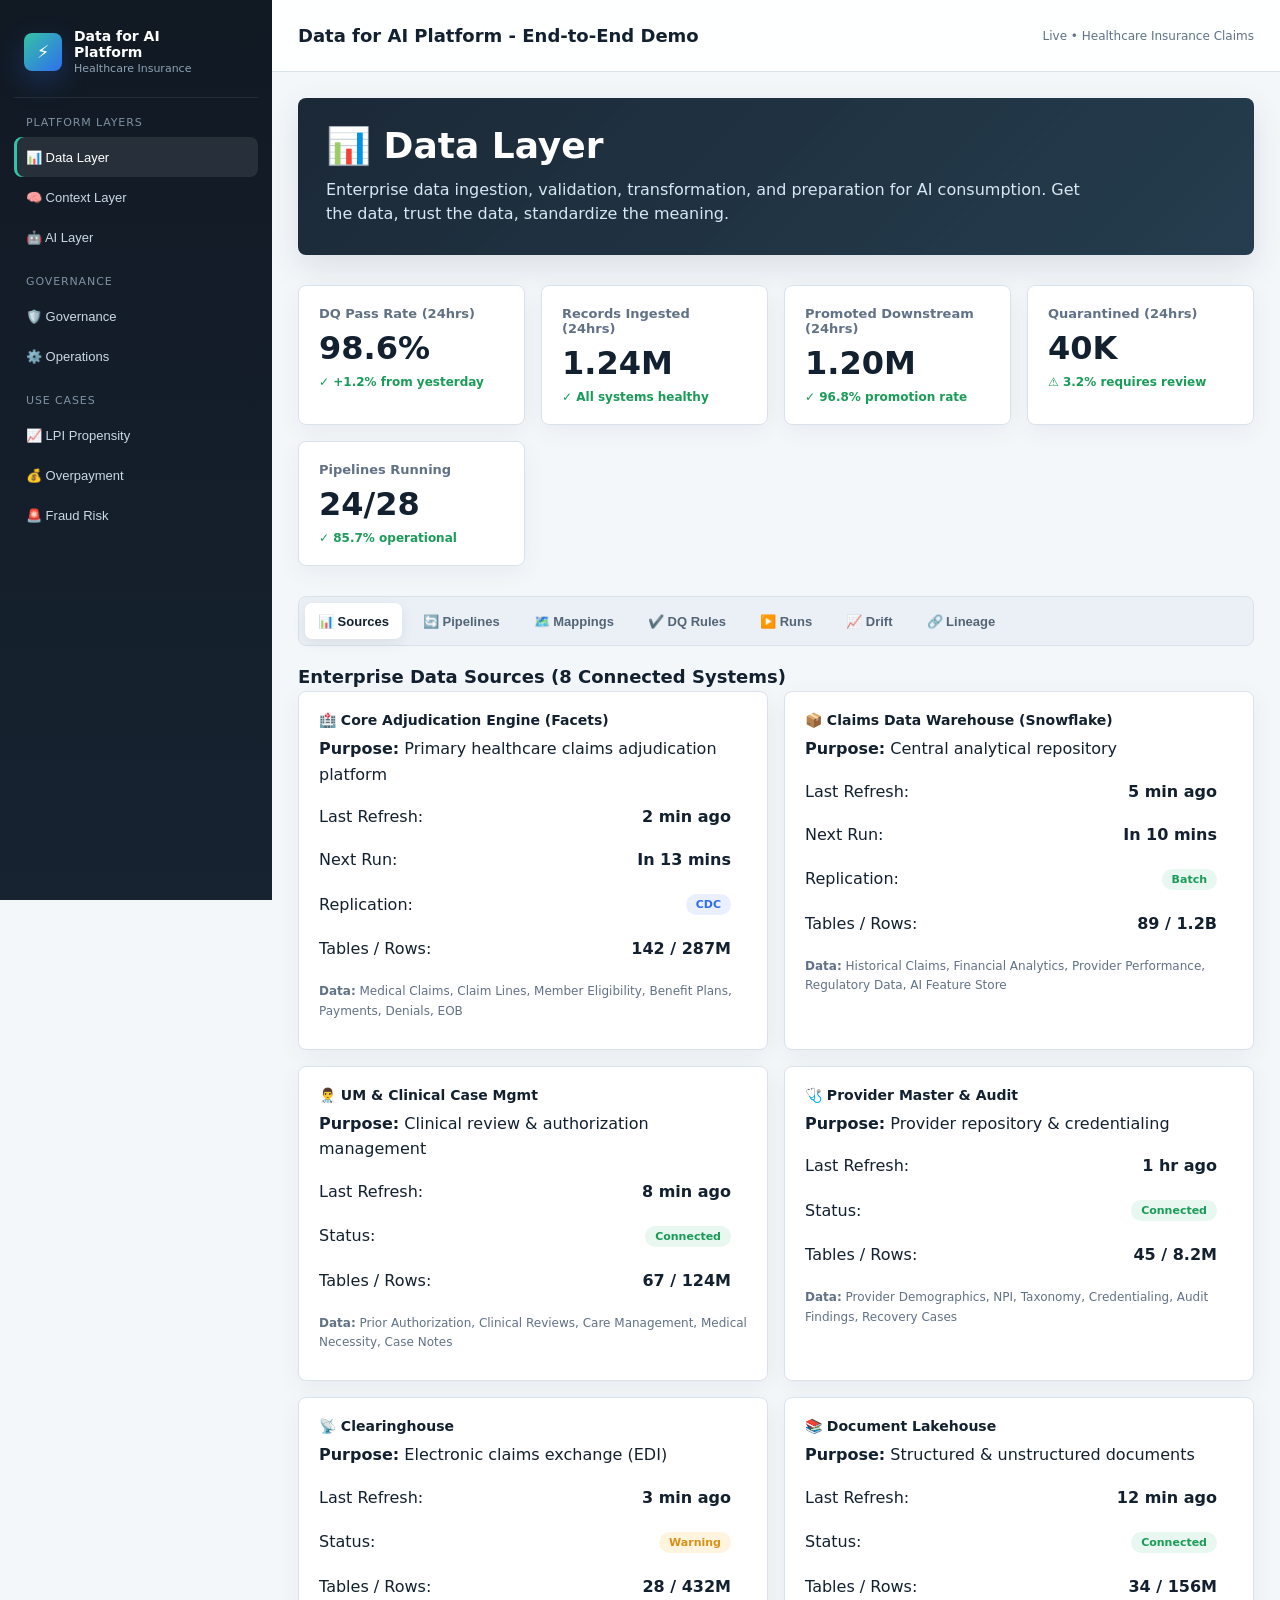
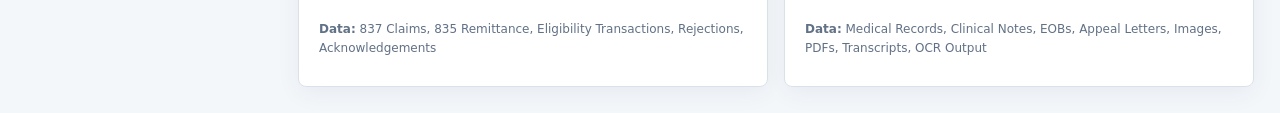
<file: data-for-ai-demo-complete.html>
<!DOCTYPE html>
<html lang="en">
<head>
    <meta charset="UTF-8">
    <meta name="viewport" content="width=device-width, initial-scale=1.0">
    <title>Data for AI Platform - End-to-End Demo</title>
    <style>
        :root {
            --ink: #12202f;
            --muted: #617186;
            --soft: #eef3f7;
            --line: #d9e2ea;
            --panel: #ffffff;
            --nav: #111923;
            --nav-2: #172331;
            --blue: #2f6fed;
            --teal: #0f9f9a;
            --green: #1a9b58;
            --amber: #d89018;
            --red: #d94a3f;
            --purple: #7651d9;
            --shadow: 0 12px 34px rgba(20, 39, 61, .11);
        }

        * { box-sizing: border-box; }

        body {
            margin: 0;
            background: #f4f7fa;
            color: var(--ink);
            min-height: 100vh;
            font-family: Inter, ui-sans-serif, system-ui, -apple-system, BlinkMacSystemFont, "Segoe UI", sans-serif;
        }

        .app {
            min-height: 100vh;
            display: grid;
            grid-template-columns: 272px minmax(0, 1fr);
        }

        .sidebar {
            background: linear-gradient(180deg, var(--nav), var(--nav-2));
            color: #d9e8f5;
            padding: 20px 14px;
            position: sticky;
            top: 0;
            height: 100vh;
            overflow-y: auto;
        }

        .brand {
            display: flex;
            align-items: center;
            gap: 12px;
            padding: 8px 10px 22px;
            border-bottom: 1px solid rgba(255,255,255,.08);
            margin-bottom: 16px;
        }

        .brand-mark {
            width: 38px;
            height: 38px;
            border-radius: 8px;
            display: grid;
            place-items: center;
            background: linear-gradient(135deg, #35c2a6, #2f6fed);
            box-shadow: 0 10px 28px rgba(47,111,237,.28);
            font-weight: bold;
            color: white;
            font-size: 18px;
        }

        .brand-title {
            font-weight: 750;
            font-size: 14px;
            color: #fff;
        }

        .brand-sub {
            color: #8fa2b5;
            font-size: 11px;
            margin-top: 2px;
        }

        .nav-group-label {
            color: #7f91a2;
            font-size: 11px;
            text-transform: uppercase;
            letter-spacing: .08em;
            margin: 18px 12px 8px;
        }

        .nav-item {
            width: 100%;
            border: 0;
            color: #cbd9e6;
            background: transparent;
            display: flex;
            align-items: center;
            gap: 11px;
            min-height: 40px;
            padding: 0 12px;
            border-radius: 8px;
            text-align: left;
            transition: .18s ease;
            font-size: 13px;
            cursor: pointer;
        }

        .nav-item:hover,
        .nav-item.active {
            background: rgba(255,255,255,.09);
            color: #fff;
        }

        .nav-item.active {
            box-shadow: inset 3px 0 0 #35c2a6;
        }

        .main {
            display: flex;
            flex-direction: column;
        }

        .topbar {
            height: 72px;
            background: rgba(255,255,255,.9);
            backdrop-filter: blur(12px);
            border-bottom: 1px solid var(--line);
            display: flex;
            align-items: center;
            gap: 16px;
            padding: 0 26px;
            position: sticky;
            top: 0;
            z-index: 20;
        }

        .workspace {
            padding: 26px;
            flex: 1;
            overflow-y: auto;
        }

        .page {
            display: none;
            animation: fadeIn .35s ease both;
        }

        .page.active {
            display: block;
        }

        @keyframes fadeIn {
            from { opacity: 0; transform: translateY(8px); }
            to { opacity: 1; transform: translateY(0); }
        }

        .hero {
            color: #fff;
            border-radius: 8px;
            padding: 28px;
            background: linear-gradient(135deg, rgba(18,32,47,.96), rgba(23,49,67,.94));
            box-shadow: var(--shadow);
            margin-bottom: 30px;
        }

        h1 {
            font-size: 36px;
            line-height: 1.1;
            margin: 0 0 12px 0;
        }

        h2 {
            font-size: 18px;
            margin: 0 0 4px 0;
        }

        h3 {
            margin: 0 0 8px 0;
            font-size: 14px;
        }

        .hero p {
            color: #d8e8f3;
            font-size: 16px;
            line-height: 1.55;
            margin: 0;
            max-width: 760px;
        }

        .kpi-grid {
            display: grid;
            grid-template-columns: repeat(auto-fit, minmax(200px, 1fr));
            gap: 16px;
            margin-bottom: 30px;
        }

        .kpi-card {
            background: white;
            border: 1px solid var(--line);
            border-radius: 8px;
            padding: 20px;
            box-shadow: 0 6px 24px rgba(20,39,61,.06);
        }

        .kpi-card h3 {
            margin: 0;
            font-size: 13px;
            color: var(--muted);
            font-weight: 700;
            margin-bottom: 8px;
        }

        .kpi-card .value {
            font-size: 32px;
            font-weight: 830;
            color: var(--ink);
            margin-bottom: 8px;
        }

        .kpi-card .trend {
            font-size: 12px;
            color: var(--green);
            font-weight: 800;
        }

        .tabs {
            display: flex;
            flex-wrap: wrap;
            gap: 8px;
            background: #eaf0f5;
            border: 1px solid var(--line);
            border-radius: 8px;
            padding: 6px;
            margin-bottom: 20px;
        }

        .tab {
            border: 0;
            border-radius: 7px;
            min-height: 36px;
            padding: 0 13px;
            color: #536477;
            background: transparent;
            font-weight: 750;
            transition: .16s ease;
            font-size: 13px;
            cursor: pointer;
        }

        .tab.active {
            background: #fff;
            color: var(--ink);
            box-shadow: 0 4px 14px rgba(20,39,61,.08);
        }

        .tab-view { display: none; }
        .tab-view.active { display: block; }

        .grid {
            display: grid;
            gap: 16px;
        }

        .grid.cols-1 { grid-template-columns: 1fr; }
        .grid.cols-2 { grid-template-columns: repeat(2, 1fr); }
        .grid.cols-3 { grid-template-columns: repeat(3, 1fr); }

        .card {
            background: white;
            border: 1px solid var(--line);
            border-radius: 8px;
            padding: 20px;
            box-shadow: 0 6px 24px rgba(20,39,61,.06);
        }

        .badge {
            display: inline-block;
            padding: 4px 10px;
            border-radius: 999px;
            font-size: 11px;
            font-weight: 800;
        }

        .badge.green { background: #e8f7ef; color: var(--green); }
        .badge.blue { background: #eaf0ff; color: var(--blue); }
        .badge.amber { background: #fff4dd; color: var(--amber); }
        .badge.red { background: #ffebe9; color: var(--red); }

        .table-wrap {
            overflow-x: auto;
        }

        table {
            width: 100%;
            border-collapse: collapse;
            font-size: 13px;
        }

        th, td {
            padding: 12px 14px;
            border-bottom: 1px solid var(--line);
            text-align: left;
        }

        th {
            background: #f7fafc;
            color: #536477;
            font-weight: 700;
            font-size: 12px;
            text-transform: uppercase;
        }

        tr:hover { background: #f7fbff; }

        .metric-row {
            display: grid;
            grid-template-columns: 1fr auto auto;
            gap: 16px;
            align-items: center;
            padding: 12px 0;
            border-bottom: 1px solid var(--line);
        }

        .progress-bar {
            height: 6px;
            background: #e3ebf2;
            border-radius: 999px;
            overflow: hidden;
        }

        .progress-fill {
            height: 100%;
            background: linear-gradient(90deg, var(--blue), var(--teal));
            width: 0%;
            transition: width 0.8s ease;
        }

        .pipeline-stage {
            background: #f9f9f9;
            border: 1px solid var(--line);
            border-radius: 8px;
            padding: 16px;
            margin-bottom: 12px;
        }

        .stage-header {
            display: grid;
            grid-template-columns: 1fr auto;
            gap: 16px;
            align-items: center;
            margin-bottom: 12px;
        }

        .stage-name {
            font-weight: 700;
            color: var(--ink);
        }

        .stage-metrics {
            display: grid;
            grid-template-columns: repeat(auto-fit, minmax(140px, 1fr));
            gap: 12px;
            margin-top: 12px;
        }

        .metric-box {
            background: white;
            border: 1px solid var(--line);
            border-radius: 6px;
            padding: 10px;
            font-size: 12px;
        }

        .metric-label {
            color: var(--muted);
            font-size: 11px;
        }

        .metric-value {
            font-size: 16px;
            font-weight: 700;
            color: var(--ink);
            margin-top: 4px;
        }

        .tree {
            background: #f9f9f9;
            border: 1px solid var(--line);
            border-radius: 8px;
            padding: 20px;
            font-family: 'Courier New', monospace;
            font-size: 12px;
            line-height: 1.6;
        }

        .flow {
            display: flex;
            align-items: center;
            gap: 10px;
            overflow-x: auto;
            padding: 20px;
            background: #f9f9f9;
            border-radius: 8px;
            margin: 16px 0;
        }

        .flow-item {
            background: var(--blue);
            color: white;
            padding: 12px 20px;
            border-radius: 6px;
            white-space: nowrap;
            font-weight: 600;
            min-width: 120px;
            text-align: center;
        }

        .flow-arrow {
            color: var(--blue);
            font-size: 20px;
        }

        .alert {
            padding: 12px 16px;
            border-radius: 8px;
            margin-bottom: 12px;
            font-size: 13px;
            border-left: 4px solid;
        }

        .alert.warning { background: #fff9f0; border-color: var(--amber); color: #7a5a18; }
        .alert.error { background: #fff0ee; border-color: var(--red); color: #6b3a37; }
        .alert.success { background: #f0fdf5; border-color: var(--green); color: #1a4a2e; }

        .log {
            background: #0f1722;
            color: #d9e8f5;
            border-radius: 8px;
            padding: 15px;
            font-family: monospace;
            font-size: 11px;
            line-height: 1.6;
            max-height: 300px;
            overflow-y: auto;
        }

        .log-line {
            display: flex;
            gap: 10px;
            padding: 3px 0;
            border-bottom: 1px solid rgba(255,255,255,.06);
        }

        .log-time { color: #7f91a2; min-width: 80px; }
        .log-ok { color: #8cf0bd; }
        .log-warn { color: #ffd487; }
        .log-error { color: #ff9b91; }

        p {
            margin: 8px 0;
            line-height: 1.6;
        }

        strong {
            font-weight: 700;
        }

        @media (max-width: 900px) {
            .app { grid-template-columns: 1fr; }
            .sidebar { display: none; }
            .grid.cols-2, .grid.cols-3 { grid-template-columns: 1fr; }
            h1 { font-size: 28px; }
        }
    </style>
</head>
<body>
    <div class="app">
        <!-- SIDEBAR -->
        <aside class="sidebar">
            <div class="brand">
                <div class="brand-mark">⚡</div>
                <div>
                    <div class="brand-title">Data for AI<br>Platform</div>
                    <div class="brand-sub">Healthcare Insurance</div>
                </div>
            </div>

            <div class="nav-group-label">Platform Layers</div>
            <button class="nav-item active" onclick="showPage('data-layer')">📊 Data Layer</button>
            <button class="nav-item" onclick="showPage('context-layer')">🧠 Context Layer</button>
            <button class="nav-item" onclick="showPage('ai-layer')">🤖 AI Layer</button>
            
            <div class="nav-group-label">Governance</div>
            <button class="nav-item" onclick="showPage('governance')">🛡️ Governance</button>
            <button class="nav-item" onclick="showPage('operate')">⚙️ Operations</button>

            <div class="nav-group-label">Use Cases</div>
            <button class="nav-item" onclick="showPage('lpi')">📈 LPI Propensity</button>
            <button class="nav-item" onclick="showPage('overpayment')">💰 Overpayment</button>
            <button class="nav-item" onclick="showPage('fraud')">🚨 Fraud Risk</button>
        </aside>

        <!-- MAIN CONTENT -->
        <main class="main">
            <header class="topbar">
                <div style="flex:1;"><h2 style="margin:0;color:var(--ink);">Data for AI Platform - End-to-End Demo</h2></div>
                <div style="font-size:12px;color:var(--muted);">Live • Healthcare Insurance Claims</div>
            </header>

            <div class="workspace">
                <!-- ========== DATA LAYER ========== -->
                <section class="page active" id="data-layer">
                    <div class="hero">
                        <h1>📊 Data Layer</h1>
                        <p>Enterprise data ingestion, validation, transformation, and preparation for AI consumption. Get the data, trust the data, standardize the meaning.</p>
                    </div>

                    <!-- KPIs -->
                    <div class="kpi-grid">
                        <div class="kpi-card">
                            <h3>DQ Pass Rate (24hrs)</h3>
                            <div class="value">98.6%</div>
                            <div class="trend">✓ +1.2% from yesterday</div>
                        </div>
                        <div class="kpi-card">
                            <h3>Records Ingested (24hrs)</h3>
                            <div class="value">1.24M</div>
                            <div class="trend">✓ All systems healthy</div>
                        </div>
                        <div class="kpi-card">
                            <h3>Promoted Downstream (24hrs)</h3>
                            <div class="value">1.20M</div>
                            <div class="trend">✓ 96.8% promotion rate</div>
                        </div>
                        <div class="kpi-card">
                            <h3>Quarantined (24hrs)</h3>
                            <div class="value">40K</div>
                            <div class="trend">⚠️ 3.2% requires review</div>
                        </div>
                        <div class="kpi-card">
                            <h3>Pipelines Running</h3>
                            <div class="value">24/28</div>
                            <div class="trend">✓ 85.7% operational</div>
                        </div>
                    </div>

                    <!-- TABS -->
                    <div class="tabs">
                        <button class="tab active" onclick="switchTab(event, 'sources')">📊 Sources</button>
                        <button class="tab" onclick="switchTab(event, 'pipelines')">🔄 Pipelines</button>
                        <button class="tab" onclick="switchTab(event, 'mappings')">🗺️ Mappings</button>
                        <button class="tab" onclick="switchTab(event, 'rules')">✔️ DQ Rules</button>
                        <button class="tab" onclick="switchTab(event, 'runs')">▶️ Runs</button>
                        <button class="tab" onclick="switchTab(event, 'drift')">📈 Drift</button>
                        <button class="tab" onclick="switchTab(event, 'lineage')">🔗 Lineage</button>
                    </div>

                    <!-- SOURCES TAB -->
                    <div id="sources" class="tab-view active">
                        <h2>Enterprise Data Sources (8 Connected Systems)</h2>
                        <div class="grid cols-2">
                            <div class="card">
                                <h3>🏥 Core Adjudication Engine (Facets)</h3>
                                <p><strong>Purpose:</strong> Primary healthcare claims adjudication platform</p>
                                <div class="metric-row" style="border:none;">
                                    <span>Last Refresh:</span>
                                    <span style="font-weight:700;">2 min ago</span>
                                </div>
                                <div class="metric-row" style="border:none;">
                                    <span>Next Run:</span>
                                    <span style="font-weight:700;">In 13 mins</span>
                                </div>
                                <div class="metric-row" style="border:none;">
                                    <span>Replication:</span>
                                    <span><span class="badge blue">CDC</span></span>
                                </div>
                                <div class="metric-row" style="border:none;">
                                    <span>Tables / Rows:</span>
                                    <span style="font-weight:700;">142 / 287M</span>
                                </div>
                                <p style="font-size:12px;color:var(--muted);margin-top:12px;"><strong>Data:</strong> Medical Claims, Claim Lines, Member Eligibility, Benefit Plans, Payments, Denials, EOB</p>
                            </div>

                            <div class="card">
                                <h3>📦 Claims Data Warehouse (Snowflake)</h3>
                                <p><strong>Purpose:</strong> Central analytical repository</p>
                                <div class="metric-row" style="border:none;">
                                    <span>Last Refresh:</span>
                                    <span style="font-weight:700;">5 min ago</span>
                                </div>
                                <div class="metric-row" style="border:none;">
                                    <span>Next Run:</span>
                                    <span style="font-weight:700;">In 10 mins</span>
                                </div>
                                <div class="metric-row" style="border:none;">
                                    <span>Replication:</span>
                                    <span><span class="badge green">Batch</span></span>
                                </div>
                                <div class="metric-row" style="border:none;">
                                    <span>Tables / Rows:</span>
                                    <span style="font-weight:700;">89 / 1.2B</span>
                                </div>
                                <p style="font-size:12px;color:var(--muted);margin-top:12px;"><strong>Data:</strong> Historical Claims, Financial Analytics, Provider Performance, Regulatory Data, AI Feature Store</p>
                            </div>

                            <div class="card">
                                <h3>👨‍⚕️ UM & Clinical Case Mgmt</h3>
                                <p><strong>Purpose:</strong> Clinical review & authorization management</p>
                                <div class="metric-row" style="border:none;">
                                    <span>Last Refresh:</span>
                                    <span style="font-weight:700;">8 min ago</span>
                                </div>
                                <div class="metric-row" style="border:none;">
                                    <span>Status:</span>
                                    <span><span class="badge green">Connected</span></span>
                                </div>
                                <div class="metric-row" style="border:none;">
                                    <span>Tables / Rows:</span>
                                    <span style="font-weight:700;">67 / 124M</span>
                                </div>
                                <p style="font-size:12px;color:var(--muted);margin-top:12px;"><strong>Data:</strong> Prior Authorization, Clinical Reviews, Care Management, Medical Necessity, Case Notes</p>
                            </div>

                            <div class="card">
                                <h3>🩺 Provider Master & Audit</h3>
                                <p><strong>Purpose:</strong> Provider repository & credentialing</p>
                                <div class="metric-row" style="border:none;">
                                    <span>Last Refresh:</span>
                                    <span style="font-weight:700;">1 hr ago</span>
                                </div>
                                <div class="metric-row" style="border:none;">
                                    <span>Status:</span>
                                    <span><span class="badge green">Connected</span></span>
                                </div>
                                <div class="metric-row" style="border:none;">
                                    <span>Tables / Rows:</span>
                                    <span style="font-weight:700;">45 / 8.2M</span>
                                </div>
                                <p style="font-size:12px;color:var(--muted);margin-top:12px;"><strong>Data:</strong> Provider Demographics, NPI, Taxonomy, Credentialing, Audit Findings, Recovery Cases</p>
                            </div>

                            <div class="card">
                                <h3>📡 Clearinghouse</h3>
                                <p><strong>Purpose:</strong> Electronic claims exchange (EDI)</p>
                                <div class="metric-row" style="border:none;">
                                    <span>Last Refresh:</span>
                                    <span style="font-weight:700;">3 min ago</span>
                                </div>
                                <div class="metric-row" style="border:none;">
                                    <span>Status:</span>
                                    <span><span class="badge amber">Warning</span></span>
                                </div>
                                <div class="metric-row" style="border:none;">
                                    <span>Tables / Rows:</span>
                                    <span style="font-weight:700;">28 / 432M</span>
                                </div>
                                <p style="font-size:12px;color:var(--muted);margin-top:12px;"><strong>Data:</strong> 837 Claims, 835 Remittance, Eligibility Transactions, Rejections, Acknowledgements</p>
                            </div>

                            <div class="card">
                                <h3>📚 Document Lakehouse</h3>
                                <p><strong>Purpose:</strong> Structured & unstructured documents</p>
                                <div class="metric-row" style="border:none;">
                                    <span>Last Refresh:</span>
                                    <span style="font-weight:700;">12 min ago</span>
                                </div>
                                <div class="metric-row" style="border:none;">
                                    <span>Status:</span>
                                    <span><span class="badge green">Connected</span></span>
                                </div>
                                <div class="metric-row" style="border:none;">
                                    <span>Tables / Rows:</span>
                                    <span style="font-weight:700;">34 / 156M</span>
                                </div>
                                <p style="font-size:12px;color:var(--muted);margin-top:12px;"><strong>Data:</strong> Medical Records, Clinical Notes, EOBs, Appeal Letters, Images, PDFs, Transcripts, OCR Output</p>
                            </div>
                        </div>
                    </div>

                    <!-- PIPELINES TAB -->
                    <div id="pipelines" class="tab-view" style="display:none;">
                        <h2>5-Stage Data Processing Pipeline</h2>
                        
                        <div class="pipeline-stage">
                            <div class="stage-header">
                                <div>
                                    <div class="stage-name">📥 Stage 1: Ingest</div>
                                    <p style="margin:4px 0 0 0;font-size:12px;color:var(--muted);">Receive structured and unstructured data streams</p>
                                </div>
                                <span class="badge green">Running</span>
                            </div>
                            <p style="font-size:12px;color:var(--muted);"><strong>Owner:</strong> Data Engineering Team | <strong>Purpose:</strong> File reception, API ingestion, streaming events, CDC processing</p>
                            <div class="stage-metrics">
                                <div class="metric-box">
                                    <div class="metric-label">Throughput</div>
                                    <div class="metric-value">4,096 rec/sec</div>
                                </div>
                                <div class="metric-box">
                                    <div class="metric-label">Success Rate</div>
                                    <div class="metric-value">100%</div>
                                </div>
                                <div class="metric-box">
                                    <div class="metric-label">Records (24h)</div>
                                    <div class="metric-value">1.24M</div>
                                </div>
                                <div class="metric-box">
                                    <div class="metric-label">Processing Rate</div>
                                    <div class="metric-value">High</div>
                                </div>
                            </div>
                        </div>

                        <div class="pipeline-stage">
                            <div class="stage-header">
                                <div>
                                    <div class="stage-name">📋 Stage 2: Parse</div>
                                    <p style="margin:4px 0 0 0;font-size:12px;color:var(--muted);">Convert raw files into standardized structure</p>
                                </div>
                                <span class="badge green">Running</span>
                            </div>
                            <p style="font-size:12px;color:var(--muted);"><strong>Owner:</strong> Data Engineering Team | <strong>Supported Formats:</strong> JSON, XML, CSV, Excel, Parquet, PDF Metadata</p>
                            <p style="font-size:12px;color:var(--muted);"><strong>Responsibilities:</strong> Schema Detection, Schema Repair, Data Parsing, Drift Detection, Format Standardization</p>
                            <div class="stage-metrics">
                                <div class="metric-box">
                                    <div class="metric-label">Throughput</div>
                                    <div class="metric-value">4,878 rec/sec</div>
                                </div>
                                <div class="metric-box">
                                    <div class="metric-label">Success Rate</div>
                                    <div class="metric-value">99.2%</div>
                                </div>
                                <div class="metric-box">
                                    <div class="metric-label">Drift Events</div>
                                    <div class="metric-value">38</div>
                                </div>
                                <div class="metric-box">
                                    <div class="metric-label">Pending</div>
                                    <div class="metric-value">4</div>
                                </div>
                            </div>
                        </div>

                        <div class="pipeline-stage">
                            <div class="stage-header">
                                <div>
                                    <div class="stage-name">✅ Stage 3: Validate (Data Quality)</div>
                                    <p style="margin:4px 0 0 0;font-size:12px;color:var(--muted);">Data quality validation & compliance checks</p>
                                </div>
                                <span class="badge amber">Warning</span>
                            </div>
                            <p style="font-size:12px;color:var(--muted);"><strong>Owner:</strong> Data Quality Team | <strong>Purpose:</strong> Ensure all incoming records comply with business & technical validation rules</p>
                            <p style="font-size:12px;color:var(--muted);"><strong>Validation Categories:</strong> Mandatory Fields, Data Types, Range Checks, Duplicate Detection, Cross-System Validation, Business Rules, Anomaly Detection</p>
                            <div class="alert warning" style="margin-top:12px;">
                                <strong>⚠️ VIN Validation Failed:</strong> 4 records affected - VIN length does not match required format (must be exactly 17 characters)
                            </div>
                            <div class="stage-metrics">
                                <div class="metric-box">
                                    <div class="metric-label">Throughput</div>
                                    <div class="metric-value">4,791 rec/sec</div>
                                </div>
                                <div class="metric-box">
                                    <div class="metric-label">Pass Rate</div>
                                    <div class="metric-value">97.1%</div>
                                </div>
                                <div class="metric-box">
                                    <div class="metric-label">DQ Score</div>
                                    <div class="metric-value">97.1%</div>
                                </div>
                                <div class="metric-box">
                                    <div class="metric-label">Failed Records</div>
                                    <div class="metric-value">4</div>
                                </div>
                            </div>
                        </div>

                        <div class="pipeline-stage">
                            <div class="stage-header">
                                <div>
                                    <div class="stage-name">🔄 Stage 4: Transform</div>
                                    <p style="margin:4px 0 0 0;font-size:12px;color:var(--muted);">Convert to enterprise canonical model</p>
                                </div>
                                <span class="badge green">Running</span>
                            </div>
                            <p style="font-size:12px;color:var(--muted);"><strong>Owner:</strong> Data Modeling Team | <strong>Purpose:</strong> Convert validated data into enterprise canonical model</p>
                            <p style="font-size:12px;color:var(--muted);"><strong>Activities:</strong> Field Mapping, Type Conversion, Data Standardization, Data Enrichment, Business Joins, Derived Field Calculation</p>
                            <div class="stage-metrics">
                                <div class="metric-box">
                                    <div class="metric-label">Throughput</div>
                                    <div class="metric-value">4,724 rec/sec</div>
                                </div>
                                <div class="metric-box">
                                    <div class="metric-label">Success Rate</div>
                                    <div class="metric-value">99.8%</div>
                                </div>
                                <div class="metric-box">
                                    <div class="metric-label">Active Mappings</div>
                                    <div class="metric-value">312</div>
                                </div>
                                <div class="metric-box">
                                    <div class="metric-label">Avg Processing</div>
                                    <div class="metric-value">3.2s</div>
                                </div>
                            </div>
                        </div>

                        <div class="pipeline-stage">
                            <div class="stage-header">
                                <div>
                                    <div class="stage-name">🧠 Stage 5: Semantic Validation</div>
                                    <p style="margin:4px 0 0 0;font-size:12px;color:var(--muted);">Business relationships & ontology validation</p>
                                </div>
                                <span class="badge green">Running</span>
                            </div>
                            <p style="font-size:12px;color:var(--muted);"><strong>Owner:</strong> Data Governance Team | <strong>Purpose:</strong> Validate business relationships using enterprise ontology and knowledge graph</p>
                            <p style="font-size:12px;color:var(--muted);"><strong>Semantic Checks:</strong> Claim belongs to Policy, Adjuster licensed in claim state, Medical Provider is in network</p>
                            <div class="stage-metrics">
                                <div class="metric-box">
                                    <div class="metric-label">Throughput</div>
                                    <div class="metric-value">4,624 rec/sec</div>
                                </div>
                                <div class="metric-box">
                                    <div class="metric-label">Success Rate</div>
                                    <div class="metric-value">99.7%</div>
                                </div>
                                <div class="metric-box">
                                    <div class="metric-label">Relationships Validated</div>
                                    <div class="metric-value">1.18M</div>
                                </div>
                                <div class="metric-box">
                                    <div class="metric-label">Status</div>
                                    <div class="metric-value">Healthy</div>
                                </div>
                            </div>
                        </div>

                        <h3 style="margin-top:30px;">Live Activity Log</h3>
                        <div class="log">
                            <div class="log-line"><span class="log-time">09:41:15</span><span class="log-ok">✓ Data ingestion completed successfully</span></div>
                            <div class="log-line"><span class="log-time">09:41:18</span><span class="log-ok">✓ Schema parsing completed</span></div>
                            <div class="log-line"><span class="log-time">09:41:22</span><span class="log-ok">✓ Validation started</span></div>
                            <div class="log-line"><span class="log-time">09:41:25</span><span class="log-warn">⚠ Four VIN validation failures detected</span></div>
                            <div class="log-line"><span class="log-time">09:41:29</span><span class="log-warn">⚠ Failed records moved to quarantine</span></div>
                            <div class="log-line"><span class="log-time">09:41:34</span><span class="log-ok">✓ Pipeline processing resumed</span></div>
                            <div class="log-line"><span class="log-time">09:41:37</span><span class="log-ok">✓ Data successfully published downstream</span></div>
                        </div>
                    </div>

                    <!-- MAPPINGS TAB -->
                    <div id="mappings" class="tab-view" style="display:none;">
                        <h2>Field Mapping Configuration</h2>
                        <div class="grid cols-1">
                            <div class="card">
                                <h3>Mapping Summary</h3>
                                <div class="metric-row">
                                    <span>Connected Data Sources</span>
                                    <span><strong>8 Systems</strong></span>
                                </div>
                                <div class="metric-row">
                                    <span>Total Enterprise Mappings</span>
                                    <span><strong>524 Active</strong></span>
                                </div>
                                <div class="metric-row">
                                    <span>Business Entities</span>
                                    <span><strong>18 Entities</strong></span>
                                </div>
                                <div class="metric-row">
                                    <span>Transformation Rules</span>
                                    <span><strong>146 Rules</strong></span>
                                </div>
                                <div class="metric-row">
                                    <span>Validation Success</span>
                                    <span><strong>99.4%</strong></span>
                                </div>
                                <div class="metric-row">
                                    <span>Pending Approvals</span>
                                    <span><strong>12 Changes</strong></span>
                                </div>
                            </div>
                        </div>

                        <h3 style="margin-top:30px;">Supported Transformation Rules</h3>
                        <div class="card">
                            <p><strong>Date Standardization • Currency Conversion • CPT Normalization • HCPCS Normalization • ICD-10 Validation • NPI Validation • Taxonomy Mapping • Member Identifier Standardization • Provider Deduplication • Address Standardization • Diagnosis Code Validation • Procedure Code Validation • Benefit Plan Mapping • Network Mapping • Null Value Handling • Default Value Assignment</strong></p>
                        </div>

                        <h3 style="margin-top:30px;">Sample Field Mappings</h3>
                        <div class="table-wrap">
                            <table>
                                <thead>
                                    <tr>
                                        <th>Source System</th>
                                        <th>Source Table</th>
                                        <th>Source Field</th>
                                        <th>Enterprise Entity</th>
                                        <th>Enterprise Field</th>
                                        <th>Mapping Type</th>
                                    </tr>
                                </thead>
                                <tbody>
                                    <tr>
                                        <td>Facets</td>
                                        <td>Claims</td>
                                        <td>CLAIM_ID</td>
                                        <td>Claim</td>
                                        <td>Claim_ID</td>
                                        <td><span class="badge blue">Direct</span></td>
                                    </tr>
                                    <tr>
                                        <td>Facets</td>
                                        <td>Claims</td>
                                        <td>MEMBER_ID</td>
                                        <td>Member</td>
                                        <td>Member_ID</td>
                                        <td><span class="badge blue">Direct</span></td>
                                    </tr>
                                    <tr>
                                        <td>Facets</td>
                                        <td>Claims</td>
                                        <td>PAID_AMOUNT</td>
                                        <td>Payment</td>
                                        <td>Paid_Amount</td>
                                        <td><span class="badge green">Currency</span></td>
                                    </tr>
                                    <tr>
                                        <td>Facets</td>
                                        <td>Claims</td>
                                        <td>CLAIM_STATUS</td>
                                        <td>Claim</td>
                                        <td>Status</td>
                                        <td><span class="badge amber">Lookup</span></td>
                                    </tr>
                                    <tr>
                                        <td>Provider Master</td>
                                        <td>Provider</td>
                                        <td>NPI</td>
                                        <td>Provider</td>
                                        <td>National_Provider_ID</td>
                                        <td><span class="badge blue">Direct</span></td>
                                    </tr>
                                    <tr>
                                        <td>Member Portal</td>
                                        <td>Member</td>
                                        <td>DOB</td>
                                        <td>Member</td>
                                        <td>Date_of_Birth</td>
                                        <td><span class="badge red">Date Conversion</span></td>
                                    </tr>
                                </tbody>
                            </table>
                        </div>

                        <h3 style="margin-top:30px;">Business Validation Rules</h3>
                        <div class="card">
                            <p>• Member must exist before claim adjudication</p>
                            <p>• Provider must be active on the date of service</p>
                            <p>• NPI must contain 10 digits</p>
                            <p>• ICD-10 diagnosis codes must be valid</p>
                            <p>• CPT/HCPCS procedure codes must be active</p>
                            <p>• Date of Service cannot be in the future</p>
                            <p>• Authorization must exist for services requiring prior approval</p>
                            <p>• Paid Amount cannot exceed Allowed Amount without an override</p>
                            <p>• Rendering Provider must belong to the contracted network when required</p>
                            <p>• Denial Reason Code must exist in the enterprise reference table</p>
                        </div>
                    </div>

                    <!-- DQ RULES TAB -->
                    <div id="rules" class="tab-view" style="display:none;">
                        <h2>Data Quality Rules & Scorecard</h2>
                        <div class="grid cols-1">
                            <div class="card">
                                <h3>Executive Quality Dashboard</h3>
                                <div class="metric-row">
                                    <span>Total Active Rules</span>
                                    <span><strong>325 Rules</strong></span>
                                </div>
                                <div class="metric-row">
                                    <span>Rules Executed Today</span>
                                    <span><strong>4,250 Executions</strong></span>
                                </div>
                                <div class="metric-row">
                                    <span>Overall Data Quality Score</span>
                                    <span><strong>98.6%</strong></span>
                                </div>
                                <div class="metric-row">
                                    <span>Failed Records</span>
                                    <span><strong>3,677</strong></span>
                                </div>
                                <div class="metric-row">
                                    <span>Critical Rule Violations</span>
                                    <span><strong>24</strong></span>
                                </div>
                                <div class="metric-row">
                                    <span>Rules Awaiting Approval</span>
                                    <span><strong>8</strong></span>
                                </div>
                            </div>
                        </div>

                        <h3 style="margin-top:30px;">Quality Dimensions</h3>
                        <div class="grid cols-2">
                            <div class="card">
                                <h3>Completeness</h3>
                                <div class="progress-bar"><div class="progress-fill" style="width:99.1%;"></div></div>
                                <p style="margin-top:8px;font-size:13px;color:var(--muted);">99.1% - Records with required fields present</p>
                            </div>
                            <div class="card">
                                <h3>Accuracy</h3>
                                <div class="progress-bar"><div class="progress-fill" style="width:98.4%;"></div></div>
                                <p style="margin-top:8px;font-size:13px;color:var(--muted);">98.4% - Data matching source systems</p>
                            </div>
                            <div class="card">
                                <h3>Consistency</h3>
                                <div class="progress-bar"><div class="progress-fill" style="width:97.8%;"></div></div>
                                <p style="margin-top:8px;font-size:13px;color:var(--muted);">97.8% - Conforming to standards</p>
                            </div>
                            <div class="card">
                                <h3>Validity</h3>
                                <div class="progress-bar"><div class="progress-fill" style="width:99.3%;"></div></div>
                                <p style="margin-top:8px;font-size:13px;color:var(--muted);">99.3% - Passing validation rules</p>
                            </div>
                            <div class="card">
                                <h3>Timeliness</h3>
                                <div class="progress-bar"><div class="progress-fill" style="width:99.7%;"></div></div>
                                <p style="margin-top:8px;font-size:13px;color:var(--muted);">99.7% - Data arriving on schedule</p>
                            </div>
                            <div class="card">
                                <h3>Integrity</h3>
                                <div class="progress-bar"><div class="progress-fill" style="width:98.9%;"></div></div>
                                <p style="margin-top:8px;font-size:13px;color:var(--muted);">98.9% - Referential integrity maintained</p>
                            </div>
                        </div>

                        <h3 style="margin-top:30px;">Rule Categories & Examples</h3>
                        <div class="grid cols-2">
                            <div class="card">
                                <h3>Member Rules</h3>
                                <p style="font-size:12px;">• Member ID cannot be null</p>
                                <p style="font-size:12px;">• Date of Birth must be valid</p>
                                <p style="font-size:12px;">• Eligibility must exist for Date of Service</p>
                                <p style="font-size:12px;">• Member must be active</p>
                            </div>
                            <div class="card">
                                <h3>Provider Rules</h3>
                                <p style="font-size:12px;">• NPI must contain exactly 10 digits</p>
                                <p style="font-size:12px;">• Provider must be active</p>
                                <p style="font-size:12px;">• Provider specialty must exist</p>
                                <p style="font-size:12px;">• Provider must belong to contracted network</p>
                            </div>
                            <div class="card">
                                <h3>Claims Rules</h3>
                                <p style="font-size:12px;">• Claim Number cannot be blank</p>
                                <p style="font-size:12px;">• Claim Status must exist</p>
                                <p style="font-size:12px;">• Date of Service cannot be future dated</p>
                                <p style="font-size:12px;">• Claim Amount must be greater than zero</p>
                            </div>
                            <div class="card">
                                <h3>Clinical Rules</h3>
                                <p style="font-size:12px;">• ICD-10 diagnosis must be valid</p>
                                <p style="font-size:12px;">• CPT/HCPCS procedure must be active</p>
                                <p style="font-size:12px;">• Authorization required for selected procedures</p>
                                <p style="font-size:12px;">• Diagnosis must support procedure</p>
                            </div>
                        </div>
                    </div>

                    <!-- RUNS TAB -->
                    <div id="runs" class="tab-view" style="display:none;">
                        <h2>Pipeline Execution Runs</h2>
                        <div class="grid cols-1">
                            <div class="card">
                                <h3>Execution Summary</h3>
                                <div class="metric-row">
                                    <span>Pipelines Executed Today</span>
                                    <span><strong>528</strong></span>
                                </div>
                                <div class="metric-row">
                                    <span>Successful Runs</span>
                                    <span><strong>516</strong></span>
                                </div>
                                <div class="metric-row">
                                    <span>Failed Runs</span>
                                    <span><strong>7</strong></span>
                                </div>
                                <div class="metric-row">
                                    <span>Running Pipelines</span>
                                    <span><strong>5</strong></span>
                                </div>
                                <div class="metric-row">
                                    <span>Average Processing Time</span>
                                    <span><strong>4.3 minutes</strong></span>
                                </div>
                                <div class="metric-row">
                                    <span>SLA Compliance</span>
                                    <span><strong>99.2%</strong></span>
                                </div>
                            </div>
                        </div>

                        <h3 style="margin-top:30px;">Active Runs</h3>
                        <div class="table-wrap">
                            <table>
                                <thead>
                                    <tr>
                                        <th>Pipeline</th>
                                        <th>Source System</th>
                                        <th>Start Time</th>
                                        <th>Records Processed</th>
                                        <th>Current Stage</th>
                                        <th>Status</th>
                                    </tr>
                                </thead>
                                <tbody>
                                    <tr>
                                        <td>Claims Ingestion</td>
                                        <td>Facets</td>
                                        <td>09:35:12</td>
                                        <td>287,451</td>
                                        <td>Validate</td>
                                        <td><span class="badge blue">Running</span></td>
                                    </tr>
                                    <tr>
                                        <td>Provider Sync</td>
                                        <td>Provider Master</td>
                                        <td>09:40:00</td>
                                        <td>12,847</td>
                                        <td>Transform</td>
                                        <td><span class="badge blue">Running</span></td>
                                    </tr>
                                    <tr>
                                        <td>Clinical Review</td>
                                        <td>UM System</td>
                                        <td>09:42:15</td>
                                        <td>5,234</td>
                                        <td>Parse</td>
                                        <td><span class="badge blue">Running</span></td>
                                    </tr>
                                </tbody>
                            </table>
                        </div>
                    </div>

                    <!-- DRIFT TAB -->
                    <div id="drift" class="tab-view" style="display:none;">
                        <h2>Data Drift Monitoring</h2>
                        <div class="grid cols-1">
                            <div class="card">
                                <h3>Drift Monitoring Dashboard</h3>
                                <div class="metric-row">
                                    <span>Active Drift Alerts</span>
                                    <span><strong>6</strong></span>
                                </div>
                                <div class="metric-row">
                                    <span>Datasets Monitored</span>
                                    <span><strong>48</strong></span>
                                </div>
                                <div class="metric-row">
                                    <span>Features Monitored</span>
                                    <span><strong>1,250</strong></span>
                                </div>
                                <div class="metric-row">
                                    <span>AI Models Impacted</span>
                                    <span><strong>3</strong></span>
                                </div>
                                <div class="metric-row">
                                    <span>Critical Drift Events</span>
                                    <span><strong>2</strong></span>
                                </div>
                                <div class="metric-row">
                                    <span>Monitoring Coverage</span>
                                    <span><strong>100%</strong></span>
                                </div>
                            </div>
                        </div>

                        <h3 style="margin-top:30px;">Detected Drift Events</h3>
                        <div class="alert warning">
                            <strong>🔴 Volume Drift - Claims:</strong> Daily claims normally 25,000 → Today 62,000 (Critical - 248% increase)
                        </div>
                        <div class="alert warning">
                            <strong>🟡 Statistical Drift - Paid Amount:</strong> Distribution shift detected in payment amounts (Confidence: 92%)
                        </div>
                        <div class="alert success">
                            <strong>✓ Schema Drift:</strong> Facets added Telehealth_Flag field (Detected & Monitored)
                        </div>
                        <div class="card" style="margin-top:16px;">
                            <h3>AI Impact Assessment</h3>
                            <div class="metric-row">
                                <span>Payment Integrity Model Confidence</span>
                                <span>98% → 92% ⚠️</span>
                            </div>
                            <p style="font-size:12px;color:var(--muted);">Recommendation: Retrain using latest claims data</p>
                        </div>
                    </div>

                    <!-- LINEAGE TAB -->
                    <div id="lineage" class="tab-view" style="display:none;">
                        <h2>Enterprise Data Lineage & Traceability</h2>
                        
                        <h3 style="margin-top:20px;">5-Stage Enterprise Processing Pipeline</h3>
                        <div class="flow">
                            <div class="flow-item">📥 Ingest</div>
                            <div class="flow-arrow">→</div>
                            <div class="flow-item">📋 Parse</div>
                            <div class="flow-arrow">→</div>
                            <div class="flow-item">✅ Validate</div>
                            <div class="flow-arrow">→</div>
                            <div class="flow-item">🔄 Transform</div>
                            <div class="flow-arrow">→</div>
                            <div class="flow-item">🧠 Semantic</div>
                        </div>

                        <h3 style="margin-top:30px;">Lineage Example: Claim Paid Amount</h3>
                        <div class="tree">Facets (Source System)
  └─ CLAIM_HEADER table
     └─ PAID_AMOUNT field
        └─ [Stage 1: Ingest] → Ingestion Pipeline
        └─ [Stage 2: Parse] → JSON/XML Parsing
        └─ [Stage 3: Validate] → Range Check Validation (Amount > 0)
        └─ [Stage 4: Transform] → Currency Standardization
        └─ Enterprise Mapping → Payment.Paid_Amount
        └─ [Stage 5: Semantic] → Payment Entity Linking
        └─ [Silver Layer] → Standardized Claims Dataset
        └─ [Gold Layer] → Payment Analytics Dataset
        └─ [AI Model] → Payment Integrity Model
        └─ [Application] → Claims Workbench
        └─ [Dashboard] → Executive Financial Dashboard

Connected Downstream Consumers:
  • Claims Workbench (Claims Team)
  • Payment Integrity Platform (Audit Team)
  • Executive Dashboard (Finance Leadership)
  • Fraud Detection Model (AI Agent)
  • Regulatory Reporting System (Compliance)</div>

                        <h3 style="margin-top:30px;">Storage Layers</h3>
                        <div class="grid cols-3">
                            <div class="card">
                                <h3>🟤 Bronze Layer</h3>
                                <p style="font-size:12px;">Raw ingested data with original structure and content</p>
                                <p style="font-size:12px;color:var(--muted);"><strong>Contains:</strong> Original Claims, Raw Provider Files, Raw Authorizations, Raw Documents</p>
                            </div>
                            <div class="card">
                                <h3>🟢 Silver Layer</h3>
                                <p style="font-size:12px;">Cleaned and validated data with standard schemas</p>
                                <p style="font-size:12px;color:var(--muted);"><strong>Contains:</strong> Standardized Claims, Clean Provider Data, Validated Members, Clinical Data</p>
                            </div>
                            <div class="card">
                                <h3>🟡 Gold Layer</h3>
                                <p style="font-size:12px;">Business-ready curated datasets for analytics</p>
                                <p style="font-size:12px;color:var(--muted);"><strong>Contains:</strong> Enterprise Claims, Payment Analytics, Member 360, Executive KPIs</p>
                            </div>
                        </div>
                    </div>
                </section>

                <!-- ========== CONTEXT LAYER ========== -->
                <section class="page" id="context-layer">
                    <div class="hero">
                        <h1>🧠 Context Layer</h1>
                        <p>Dynamic contextual intelligence that assembles enterprise relationships, business events, and semantic meaning for real-time AI decision support.</p>
                    </div>

                    <div class="kpi-grid">
                        <div class="kpi-card">
                            <h3>Active Context Sessions</h3>
                            <div class="value">482</div>
                            <div class="trend">✓ Real-time contexts generated</div>
                        </div>
                        <div class="kpi-card">
                            <h3>Contexts Generated (24h)</h3>
                            <div class="value">18.4K</div>
                            <div class="trend">✓ +2.3% increase</div>
                        </div>
                        <div class="kpi-card">
                            <h3>Business Entities Connected</h3>
                            <div class="value">2.1M</div>
                            <div class="trend">✓ Enterprise-wide</div>
                        </div>
                        <div class="kpi-card">
                            <h3>Relationships Traversed</h3>
                            <div class="value">42M</div>
                            <div class="trend">✓ Graph traversal healthy</div>
                        </div>
                        <div class="kpi-card">
                            <h3>AI Decisions Supported</h3>
                            <div class="value">12.8K</div>
                            <div class="trend">✓ 98.2% explainability</div>
                        </div>
                    </div>

                    <div class="grid cols-1">
                        <div class="card">
                            <h3>Context Components</h3>
                            <p><strong>Knowledge Graph:</strong> 18 business entities, 42M relationships, enterprise-wide semantic network</p>
                            <p><strong>Ontology:</strong> Unified business vocabulary, 325 entity types, standardized definitions</p>
                            <p><strong>Context Graph:</strong> Dynamic assembly of relevant relationships for current business scenario</p>
                            <p><strong>AI Reasoning Trace:</strong> Transparent reasoning path showing how context was assembled for each decision</p>
                        </div>

                        <div class="card">
                            <h3>Sample Business Entities Connected</h3>
                            <p>Member → Policy → Claim → Provider → Payment → Clinical Review → LPI Score → Overpayment Propensity → Fraud Risk Score → AI Recommendation</p>
                        </div>

                        <div class="card">
                            <h3>Example Context Query</h3>
                            <p><strong>Question:</strong> "Why was this claim delayed?"</p>
                            <p><strong>Context Assembly:</strong></p>
                            <p style="font-size:12px;margin-left:20px;">→ Claim linked to Member & Policy</p>
                            <p style="font-size:12px;margin-left:20px;">→ Clinical Review retrieved</p>
                            <p style="font-size:12px;margin-left:20px;">→ Authorization history retrieved</p>
                            <p style="font-size:12px;margin-left:20px;">→ Provider credentialing status checked</p>
                            <p style="font-size:12px;margin-left:20px;">→ Payment hold reasons identified</p>
                            <p style="font-size:12px;margin-left:20px;">→ Linked documents retrieved (EOBs, notes)</p>
                            <p style="font-size:12px;margin-left:20px;">→ Reason: Clinical Review Hold - Medical Necessity Determination Pending</p>
                        </div>
                    </div>
                </section>

                <!-- ========== AI LAYER ========== -->
                <section class="page" id="ai-layer">
                    <div class="hero">
                        <h1>🤖 AI Layer - Enterprise AI Agents & Observability</h1>
                        <p>Agentic AI systems powered by enterprise knowledge, semantic context, and business rules for healthcare claims operations.</p>
                    </div>

                    <div class="kpi-grid">
                        <div class="kpi-card">
                            <h3>Built AI Agents</h3>
                            <div class="value">12</div>
                            <div class="trend">✓ Enterprise-wide deployment</div>
                        </div>
                        <div class="kpi-card">
                            <h3>Agent Runs (24h)</h3>
                            <div class="value">34.1K</div>
                            <div class="trend">✓ High throughput</div>
                        </div>
                        <div class="kpi-card">
                            <h3>AI Success Rate</h3>
                            <div class="value">96.8%</div>
                            <div class="trend">✓ Enterprise ready</div>
                        </div>
                        <div class="kpi-card">
                            <h3>Avg Response Time</h3>
                            <div class="value">3.4s</div>
                            <div class="trend">✓ Production optimized</div>
                        </div>
                        <div class="kpi-card">
                            <h3>AI Operational Cost</h3>
                            <div class="value">$0.18</div>
                            <div class="trend">✓ Cost per execution</div>
                        </div>
                    </div>

                    <div class="grid cols-1">
                        <div class="card">
                            <h3>Enterprise AI Agents</h3>
                            <h4 style="margin-top:16px;">Claims Operations</h4>
                            <p style="font-size:12px;">• <strong>Claims Adjudication Assistant:</strong> Automated adjudication decisions</p>
                            <p style="font-size:12px;">• <strong>LPI Investigation Agent:</strong> Late Payment Interest prediction</p>
                            <p style="font-size:12px;">• <strong>Overpayment Propensity Agent:</strong> Identifies duplicate claims & billing anomalies</p>
                            <p style="font-size:12px;">• <strong>Payment Integrity Agent:</strong> Detects overpayments & anomalies</p>
                            
                            <h4 style="margin-top:16px;">Fraud & Risk Management</h4>
                            <p style="font-size:12px;">• <strong>Fraud Investigation Agent:</strong> Detects suspicious provider/member activity</p>
                            <p style="font-size:12px;">• <strong>SIU Investigation Agent:</strong> Special Investigation Unit support</p>
                            <p style="font-size:12px;">• <strong>Provider Risk Agent:</strong> Identifies high-risk providers</p>
                            
                            <h4 style="margin-top:16px;">Clinical & Care Management</h4>
                            <p style="font-size:12px;">• <strong>Prior Authorization Assistant:</strong> Reviews requests using clinical guidelines</p>
                            <p style="font-size:12px;">• <strong>Clinical Review Agent:</strong> Supports utilization review & medical necessity</p>
                        </div>

                        <div class="card">
                            <h3>AI Observability Metrics</h3>
                            <div class="metric-row">
                                <span>Token Consumption (24h)</span>
                                <span><strong>2.4M tokens</strong></span>
                            </div>
                            <div class="metric-row">
                                <span>Knowledge Retrieval Success</span>
                                <span><strong>94.2%</strong></span>
                            </div>
                            <div class="metric-row">
                                <span>Hallucination Detection Rate</span>
                                <span><strong>0.8%</strong></span>
                            </div>
                            <div class="metric-row">
                                <span>Human Review Required</span>
                                <span><strong>8.3%</strong></span>
                            </div>
                            <div class="metric-row">
                                <span>Grounded Response Rate</span>
                                <span><strong>98.4%</strong></span>
                            </div>
                            <div class="metric-row">
                                <span>Recommendation Accuracy</span>
                                <span><strong>97.1%</strong></span>
                            </div>
                        </div>
                    </div>
                </section>

                <!-- ========== GOVERNANCE ========== -->
                <section class="page" id="governance">
                    <div class="hero">
                        <h1>🛡️ Governance & Compliance</h1>
                        <p>Enterprise governance, data stewardship, regulatory compliance, and business rules management.</p>
                    </div>

                    <div class="grid cols-1">
                        <div class="card">
                            <h3>Governance Framework</h3>
                            <p><strong>Data Stewardship:</strong> Clear ownership and accountability for all enterprise data</p>
                            <p><strong>Access Control:</strong> Role-based access with audit trails</p>
                            <p><strong>Regulatory Compliance:</strong> HIPAA, GDPR, SOX compliance enforcement</p>
                            <p><strong>Data Classification:</strong> Sensitive, confidential, internal, public</p>
                            <p><strong>Retention Policies:</strong> Automated data lifecycle management</p>
                            <p><strong>Audit & Monitoring:</strong> Complete lineage and impact analysis</p>
                        </div>

                        <div class="card">
                            <h3>Business Rules Management</h3>
                            <p>Every transformation, validation, and business decision is governed by configurable, version-controlled business rules:</p>
                            <p style="font-size:12px;margin-left:20px;">• Claim validation rules (amount checks, date validation)</p>
                            <p style="font-size:12px;margin-left:20px;">• Member eligibility rules (status, coverage dates)</p>
                            <p style="font-size:12px;margin-left:20px;">• Provider credentialing rules (NPI validation, network participation)</p>
                            <p style="font-size:12px;margin-left:20px;">• Payment rules (amount limits, override requirements)</p>
                            <p style="font-size:12px;margin-left:20px;">• Clinical rules (procedure authorization, medical necessity)</p>
                        </div>
                    </div>
                </section>

                <!-- ========== OPERATIONS ========== -->
                <section class="page" id="operate">
                    <div class="hero">
                        <h1>⚙️ Operations & Monitoring</h1>
                        <p>Real-time operational monitoring, system health, performance metrics, and incident management.</p>
                    </div>

                    <div class="kpi-grid">
                        <div class="kpi-card">
                            <h3>System Availability</h3>
                            <div class="value">99.8%</div>
                            <div class="trend">✓ Enterprise SLA met</div>
                        </div>
                        <div class="kpi-card">
                            <h3>Avg Response Time</h3>
                            <div class="value">245ms</div>
                            <div class="trend">✓ Sub-second performance</div>
                        </div>
                        <div class="kpi-card">
                            <h3>Active Alerts</h3>
                            <div class="value">3</div>
                            <div class="trend">⚠️ All non-critical</div>
                        </div>
                        <div class="kpi-card">
                            <h3>Infrastructure Health</h3>
                            <div class="value">98.4%</div>
                            <div class="trend">✓ Optimal</div>
                        </div>
                    </div>
                </section>

                <!-- ========== USE CASES ========== -->
                <!-- LPI -->
                <section class="page" id="lpi">
                    <div class="hero">
                        <h1>📈 Late Payment Interest (LPI) Propensity</h1>
                        <p>Identify claims at risk for delayed payment and associated late payment interest charges.</p>
                    </div>

                    <div class="grid cols-2">
                        <div class="card">
                            <h3>Model Performance</h3>
                            <div class="metric-row">
                                <span>Prediction Accuracy</span>
                                <span><strong>94.2%</strong></span>
                            </div>
                            <div class="metric-row">
                                <span>Precision</span>
                                <span><strong>91.8%</strong></span>
                            </div>
                            <div class="metric-row">
                                <span>Recall</span>
                                <span><strong>89.7%</strong></span>
                            </div>
                            <div class="metric-row">
                                <span>AUC-ROC</span>
                                <span><strong>0.962</strong></span>
                            </div>
                        </div>

                        <div class="card">
                            <h3>24-Hour Metrics</h3>
                            <div class="metric-row">
                                <span>Claims Scored</span>
                                <span><strong>245.8K</strong></span>
                            </div>
                            <div class="metric-row">
                                <span>High-Risk Claims</span>
                                <span><strong>18.2K</strong></span>
                            </div>
                            <div class="metric-row">
                                <span>Potential LPI Exposure</span>
                                <span><strong>$2.4M</strong></span>
                            </div>
                            <div class="metric-row">
                                <span>Claims Actioned</span>
                                <span><strong>14.3K</strong></span>
                            </div>
                        </div>
                    </div>
                </section>

                <!-- OVERPAYMENT -->
                <section class="page" id="overpayment">
                    <div class="hero">
                        <h1>💰 Overpayment Propensity</h1>
                        <p>Detect potential overpayments, duplicate claims, and billing anomalies before payment.</p>
                    </div>

                    <div class="grid cols-2">
                        <div class="card">
                            <h3>Detection Performance</h3>
                            <div class="metric-row">
                                <span>Detection Rate</span>
                                <span><strong>96.1%</strong></span>
                            </div>
                            <div class="metric-row">
                                <span>False Positive Rate</span>
                                <span><strong>2.1%</strong></span>
                            </div>
                            <div class="metric-row">
                                <span>Precision</span>
                                <span><strong>97.9%</strong></span>
                            </div>
                        </div>

                        <div class="card">
                            <h3>24-Hour Impact</h3>
                            <div class="metric-row">
                                <span>Overpayments Detected</span>
                                <span><strong>312</strong></span>
                            </div>
                            <div class="metric-row">
                                <span>Amount Prevented</span>
                                <span><strong>$1.8M</strong></span>
                            </div>
                            <div class="metric-row">
                                <span>Duplicate Claims Found</span>
                                <span><strong>47</strong></span>
                            </div>
                        </div>
                    </div>
                </section>

                <!-- FRAUD -->
                <section class="page" id="fraud">
                    <div class="hero">
                        <h1>🚨 Claims Fraud Risk Score</h1>
                        <p>Identify suspicious claims and provider behavior indicative of fraud, waste, and abuse.</p>
                    </div>

                    <div class="grid cols-2">
                        <div class="card">
                            <h3>Risk Model Performance</h3>
                            <div class="metric-row">
                                <span>Detection Accuracy</span>
                                <span><strong>93.8%</strong></span>
                            </div>
                            <div class="metric-row">
                                <span>True Positive Rate</span>
                                <span><strong>89.2%</strong></span>
                            </div>
                            <div class="metric-row">
                                <span>Specificity</span>
                                <span><strong>97.1%</strong></span>
                            </div>
                        </div>

                        <div class="card">
                            <h3>24-Hour Risk Detection</h3>
                            <div class="metric-row">
                                <span>High-Risk Claims</span>
                                <span><strong>128</strong></span>
                            </div>
                            <div class="metric-row">
                                <span>Suspected Fraud Cases</span>
                                <span><strong>8</strong></span>
                            </div>
                            <div class="metric-row">
                                <span>Referred to SIU</span>
                                <span><strong>3</strong></span>
                            </div>
                        </div>
                    </div>
                </section>
            </div>
        </main>
    </div>

    <script>
        function showPage(pageId) {
            // Hide all pages
            const pages = document.querySelectorAll('.page');
            pages.forEach(page => page.classList.remove('active'));

            // Show selected page
            const selectedPage = document.getElementById(pageId);
            if (selectedPage) {
                selectedPage.classList.add('active');
            }

            // Update nav items
            const navItems = document.querySelectorAll('.nav-item');
            navItems.forEach(item => item.classList.remove('active'));
            
            // Find and activate the clicked nav item
            const clickedNav = Array.from(navItems).find(item => {
                return item.getAttribute('onclick').includes(pageId);
            });
            if (clickedNav) {
                clickedNav.classList.add('active');
            }

            // Scroll to top
            window.scrollTo({ top: 0, behavior: 'smooth' });
        }

        function switchTab(event, tabId) {
            // Hide all tab views
            const tabViews = document.querySelectorAll('.tab-view');
            tabViews.forEach(view => view.classList.remove('active'));

            // Show selected tab
            const selectedTab = document.getElementById(tabId);
            if (selectedTab) {
                selectedTab.classList.add('active');
            }

            // Update tab buttons
            const tabs = document.querySelectorAll('.tab');
            tabs.forEach(tab => tab.classList.remove('active'));
            event.target.classList.add('active');
        }
    </script>
</body>
</html>
</file>
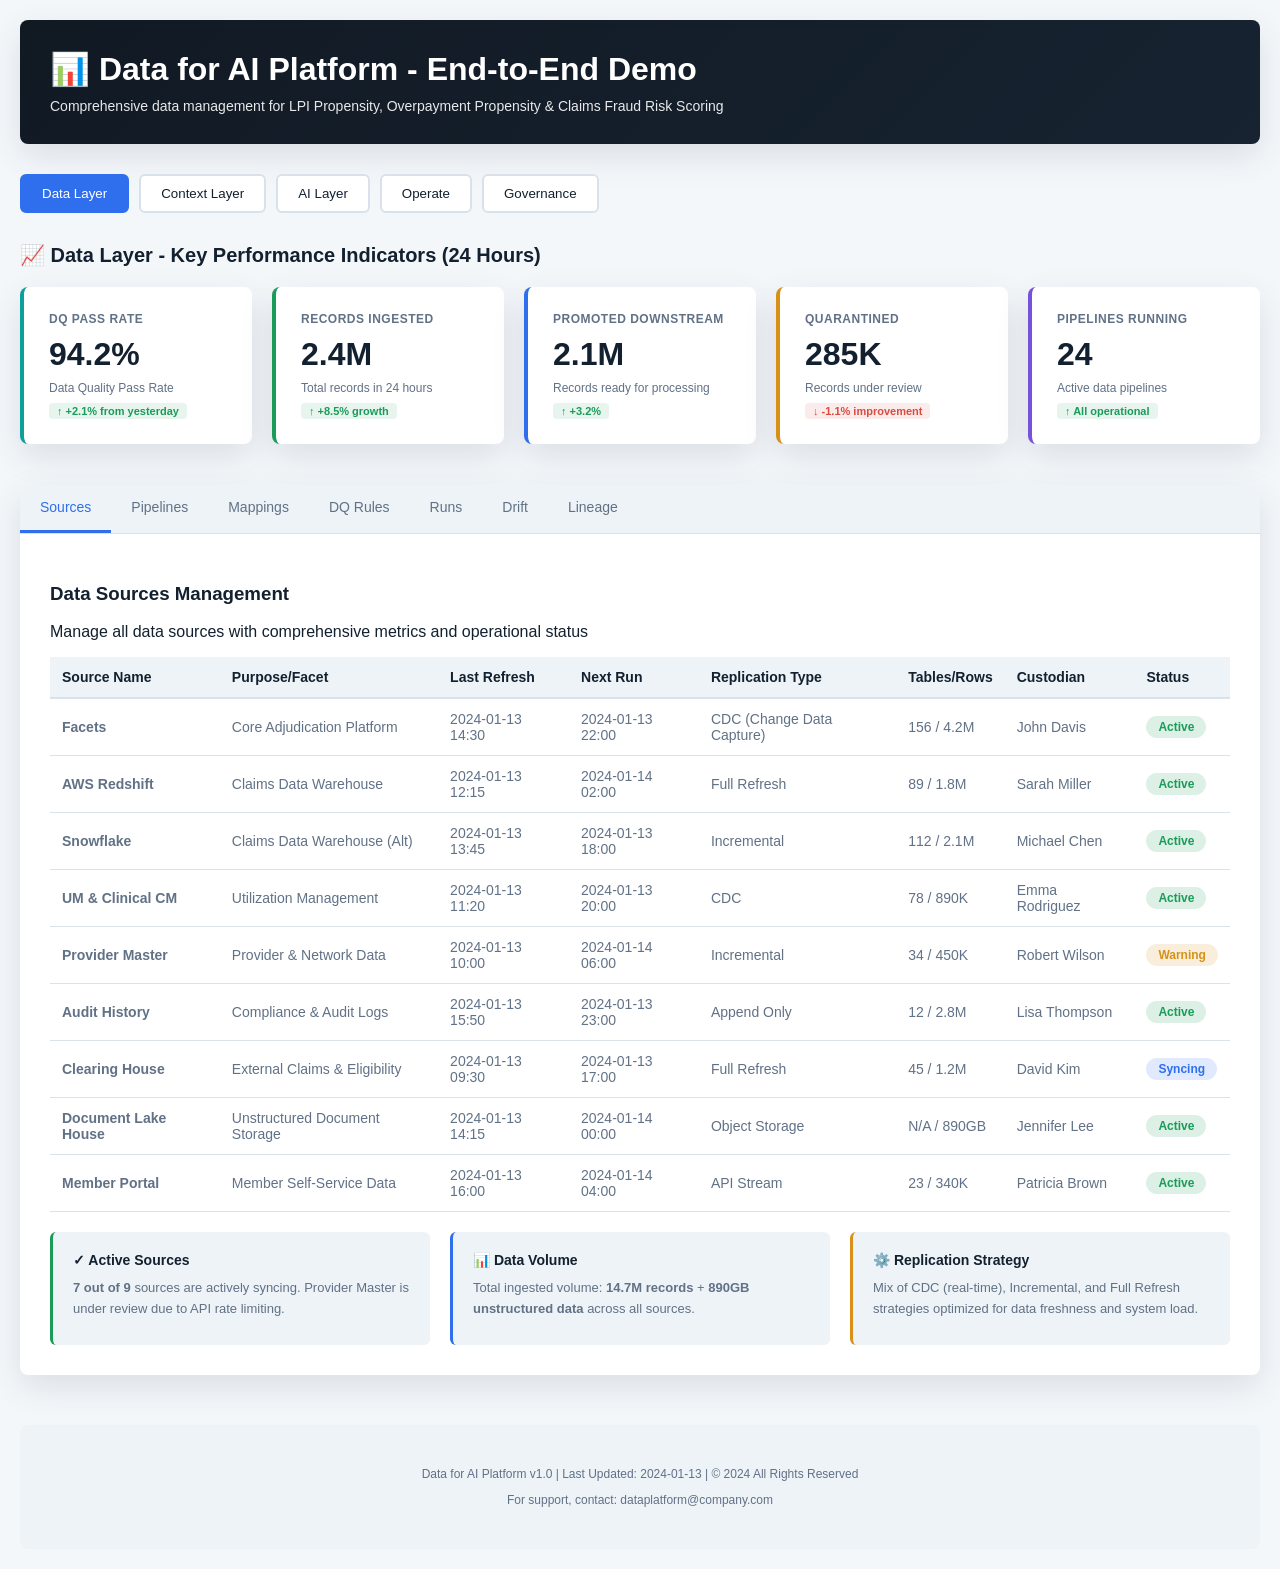
<file: data-for-ai-demo.html>
<!DOCTYPE html>
<html lang="en">
<head>
    <meta charset="UTF-8">
    <meta name="viewport" content="width=device-width, initial-scale=1.0">
    <title>Data for AI Platform - End-to-End Demo</title>
    <style>
        :root {
            --ink: #12202f;
            --muted: #617186;
            --soft: #eef3f7;
            --line: #d9e2ea;
            --panel: #ffffff;
            --nav: #111923;
            --nav-2: #172331;
            --blue: #2f6fed;
            --teal: #0f9f9a;
            --green: #1a9b58;
            --amber: #d89018;
            --red: #d94a3f;
            --purple: #7651d9;
            --shadow: 0 12px 34px rgba(20, 39, 61, .11);
        }

        * { box-sizing: border-box; }

        body {
            margin: 0;
            background: #f4f7fa;
            color: var(--ink);
            min-height: 100vh;
            font-family: 'Segoe UI', Tahoma, Geneva, Verdana, sans-serif;
        }

        .container {
            max-width: 1600px;
            margin: 0 auto;
            padding: 20px;
        }

        /* Header */
        .header {
            background: linear-gradient(135deg, var(--nav) 0%, var(--nav-2) 100%);
            color: white;
            padding: 30px;
            border-radius: 8px;
            margin-bottom: 30px;
            box-shadow: var(--shadow);
        }

        .header h1 {
            margin: 0;
            font-size: 32px;
            font-weight: 600;
        }

        .header p {
            margin: 10px 0 0 0;
            opacity: 0.9;
            font-size: 14px;
        }

        /* Layer Navigation */
        .layer-nav {
            display: flex;
            gap: 10px;
            margin-bottom: 30px;
            flex-wrap: wrap;
        }

        .layer-btn {
            padding: 10px 20px;
            border: 2px solid var(--line);
            background: var(--panel);
            color: var(--ink);
            border-radius: 6px;
            cursor: pointer;
            font-weight: 500;
            transition: all 0.3s ease;
        }

        .layer-btn.active {
            background: var(--blue);
            color: white;
            border-color: var(--blue);
        }

        .layer-btn:hover {
            border-color: var(--blue);
        }

        /* KPI Cards */
        .kpi-section {
            margin-bottom: 40px;
        }

        .kpi-section h2 {
            font-size: 20px;
            margin: 0 0 20px 0;
            color: var(--ink);
            font-weight: 600;
        }

        .kpi-cards {
            display: grid;
            grid-template-columns: repeat(auto-fit, minmax(220px, 1fr));
            gap: 20px;
            margin-bottom: 30px;
        }

        .kpi-card {
            background: var(--panel);
            padding: 25px;
            border-radius: 8px;
            box-shadow: var(--shadow);
            border-left: 4px solid var(--blue);
            transition: transform 0.3s ease;
        }

        .kpi-card:hover {
            transform: translateY(-4px);
        }

        .kpi-card.accent-teal {
            border-left-color: var(--teal);
        }

        .kpi-card.accent-green {
            border-left-color: var(--green);
        }

        .kpi-card.accent-amber {
            border-left-color: var(--amber);
        }

        .kpi-card.accent-red {
            border-left-color: var(--red);
        }

        .kpi-card.accent-purple {
            border-left-color: var(--purple);
        }

        .kpi-label {
            font-size: 12px;
            color: var(--muted);
            text-transform: uppercase;
            letter-spacing: 0.5px;
            margin-bottom: 10px;
            font-weight: 600;
        }

        .kpi-value {
            font-size: 32px;
            font-weight: 700;
            color: var(--ink);
            margin-bottom: 8px;
        }

        .kpi-meta {
            font-size: 12px;
            color: var(--muted);
        }

        .kpi-trend {
            display: inline-block;
            padding: 2px 8px;
            border-radius: 4px;
            font-size: 11px;
            font-weight: 600;
            margin-top: 8px;
        }

        .trend-up {
            background: rgba(26, 155, 88, 0.1);
            color: var(--green);
        }

        .trend-down {
            background: rgba(217, 74, 63, 0.1);
            color: var(--red);
        }

        /* Tabs */
        .tab-section {
            background: var(--panel);
            border-radius: 8px;
            box-shadow: var(--shadow);
            overflow: hidden;
        }

        .tab-buttons {
            display: flex;
            border-bottom: 1px solid var(--line);
            background: var(--soft);
            overflow-x: auto;
        }

        .tab-btn {
            padding: 15px 20px;
            border: none;
            background: transparent;
            color: var(--muted);
            cursor: pointer;
            font-weight: 500;
            font-size: 14px;
            white-space: nowrap;
            transition: all 0.3s ease;
            border-bottom: 3px solid transparent;
        }

        .tab-btn.active {
            color: var(--blue);
            border-bottom-color: var(--blue);
        }

        .tab-content {
            display: none;
            padding: 30px;
            animation: fadeIn 0.3s ease;
        }

        .tab-content.active {
            display: block;
        }

        @keyframes fadeIn {
            from { opacity: 0; }
            to { opacity: 1; }
        }

        /* Tables */
        .table-container {
            overflow-x: auto;
        }

        table {
            width: 100%;
            border-collapse: collapse;
            font-size: 14px;
        }

        th {
            background: var(--soft);
            padding: 12px;
            text-align: left;
            font-weight: 600;
            color: var(--ink);
            border-bottom: 2px solid var(--line);
        }

        td {
            padding: 12px;
            border-bottom: 1px solid var(--line);
            color: var(--muted);
        }

        tr:hover {
            background: var(--soft);
        }

        .status-badge {
            display: inline-block;
            padding: 4px 12px;
            border-radius: 12px;
            font-size: 12px;
            font-weight: 600;
        }

        .status-success {
            background: rgba(26, 155, 88, 0.15);
            color: var(--green);
        }

        .status-warning {
            background: rgba(216, 144, 24, 0.15);
            color: var(--amber);
        }

        .status-error {
            background: rgba(217, 74, 63, 0.15);
            color: var(--red);
        }

        .status-info {
            background: rgba(47, 111, 237, 0.15);
            color: var(--blue);
        }

        /* Detail Cards */
        .detail-grid {
            display: grid;
            grid-template-columns: repeat(auto-fit, minmax(300px, 1fr));
            gap: 20px;
            margin-top: 20px;
        }

        .detail-card {
            background: var(--soft);
            padding: 20px;
            border-radius: 6px;
            border-left: 3px solid var(--blue);
        }

        .detail-card h4 {
            margin: 0 0 10px 0;
            color: var(--ink);
            font-size: 14px;
            font-weight: 600;
        }

        .detail-card p {
            margin: 5px 0;
            font-size: 13px;
            color: var(--muted);
            line-height: 1.6;
        }

        /* Layer sections */
        .layer-content {
            display: none;
        }

        .layer-content.active {
            display: block;
        }

        /* Diagram */
        .architecture-diagram {
            background: var(--soft);
            padding: 30px;
            border-radius: 8px;
            margin-bottom: 30px;
            text-align: center;
        }

        .architecture-diagram svg {
            max-width: 100%;
            height: auto;
        }

        .pipeline-stage {
            display: inline-block;
            padding: 15px 25px;
            margin: 10px;
            background: var(--blue);
            color: white;
            border-radius: 6px;
            font-weight: 600;
            font-size: 14px;
        }

        /* Footer */
        .footer {
            margin-top: 50px;
            padding: 30px;
            background: var(--soft);
            border-radius: 8px;
            text-align: center;
            color: var(--muted);
            font-size: 12px;
        }

        /* Responsive */
        @media (max-width: 768px) {
            .kpi-cards {
                grid-template-columns: 1fr;
            }

            .tab-buttons {
                flex-wrap: wrap;
            }

            .tab-btn {
                padding: 10px 15px;
                font-size: 12px;
            }
        }
    </style>
</head>
<body>
    <div class="container">
        <!-- Header -->
        <div class="header">
            <h1>📊 Data for AI Platform - End-to-End Demo</h1>
            <p>Comprehensive data management for LPI Propensity, Overpayment Propensity & Claims Fraud Risk Scoring</p>
        </div>

        <!-- Layer Navigation -->
        <div class="layer-nav">
            <button class="layer-btn active" onclick="switchLayer('data-layer')">Data Layer</button>
            <button class="layer-btn" onclick="switchLayer('context-layer')">Context Layer</button>
            <button class="layer-btn" onclick="switchLayer('ai-layer')">AI Layer</button>
            <button class="layer-btn" onclick="switchLayer('operate-layer')">Operate</button>
            <button class="layer-btn" onclick="switchLayer('governance-layer')">Governance</button>
        </div>

        <!-- DATA LAYER -->
        <div id="data-layer" class="layer-content active">
            <div class="kpi-section">
                <h2>📈 Data Layer - Key Performance Indicators (24 Hours)</h2>
                <div class="kpi-cards">
                    <div class="kpi-card accent-teal">
                        <div class="kpi-label">DQ Pass Rate</div>
                        <div class="kpi-value">94.2%</div>
                        <div class="kpi-meta">Data Quality Pass Rate</div>
                        <div class="kpi-trend trend-up">↑ +2.1% from yesterday</div>
                    </div>
                    <div class="kpi-card accent-green">
                        <div class="kpi-label">Records Ingested</div>
                        <div class="kpi-value">2.4M</div>
                        <div class="kpi-meta">Total records in 24 hours</div>
                        <div class="kpi-trend trend-up">↑ +8.5% growth</div>
                    </div>
                    <div class="kpi-card accent-blue">
                        <div class="kpi-label">Promoted Downstream</div>
                        <div class="kpi-value">2.1M</div>
                        <div class="kpi-meta">Records ready for processing</div>
                        <div class="kpi-trend trend-up">↑ +3.2%</div>
                    </div>
                    <div class="kpi-card accent-amber">
                        <div class="kpi-label">Quarantined</div>
                        <div class="kpi-value">285K</div>
                        <div class="kpi-meta">Records under review</div>
                        <div class="kpi-trend trend-down">↓ -1.1% improvement</div>
                    </div>
                    <div class="kpi-card accent-purple">
                        <div class="kpi-label">Pipelines Running</div>
                        <div class="kpi-value">24</div>
                        <div class="kpi-meta">Active data pipelines</div>
                        <div class="kpi-trend trend-up">↑ All operational</div>
                    </div>
                </div>
            </div>

            <!-- Data Layer Tabs -->
            <div class="tab-section">
                <div class="tab-buttons">
                    <button class="tab-btn active" onclick="switchTab(event, 'sources')">Sources</button>
                    <button class="tab-btn" onclick="switchTab(event, 'pipelines')">Pipelines</button>
                    <button class="tab-btn" onclick="switchTab(event, 'mappings')">Mappings</button>
                    <button class="tab-btn" onclick="switchTab(event, 'dq-rules')">DQ Rules</button>
                    <button class="tab-btn" onclick="switchTab(event, 'runs')">Runs</button>
                    <button class="tab-btn" onclick="switchTab(event, 'drift')">Drift</button>
                    <button class="tab-btn" onclick="switchTab(event, 'lineage')">Lineage</button>
                </div>

                <!-- Sources Tab -->
                <div id="sources" class="tab-content active">
                    <h3>Data Sources Management</h3>
                    <p>Manage all data sources with comprehensive metrics and operational status</p>
                    <div class="table-container">
                        <table>
                            <thead>
                                <tr>
                                    <th>Source Name</th>
                                    <th>Purpose/Facet</th>
                                    <th>Last Refresh</th>
                                    <th>Next Run</th>
                                    <th>Replication Type</th>
                                    <th>Tables/Rows</th>
                                    <th>Custodian</th>
                                    <th>Status</th>
                                </tr>
                            </thead>
                            <tbody>
                                <tr>
                                    <td><strong>Facets</strong></td>
                                    <td>Core Adjudication Platform</td>
                                    <td>2024-01-13 14:30</td>
                                    <td>2024-01-13 22:00</td>
                                    <td>CDC (Change Data Capture)</td>
                                    <td>156 / 4.2M</td>
                                    <td>John Davis</td>
                                    <td><span class="status-badge status-success">Active</span></td>
                                </tr>
                                <tr>
                                    <td><strong>AWS Redshift</strong></td>
                                    <td>Claims Data Warehouse</td>
                                    <td>2024-01-13 12:15</td>
                                    <td>2024-01-14 02:00</td>
                                    <td>Full Refresh</td>
                                    <td>89 / 1.8M</td>
                                    <td>Sarah Miller</td>
                                    <td><span class="status-badge status-success">Active</span></td>
                                </tr>
                                <tr>
                                    <td><strong>Snowflake</strong></td>
                                    <td>Claims Data Warehouse (Alt)</td>
                                    <td>2024-01-13 13:45</td>
                                    <td>2024-01-13 18:00</td>
                                    <td>Incremental</td>
                                    <td>112 / 2.1M</td>
                                    <td>Michael Chen</td>
                                    <td><span class="status-badge status-success">Active</span></td>
                                </tr>
                                <tr>
                                    <td><strong>UM & Clinical CM</strong></td>
                                    <td>Utilization Management</td>
                                    <td>2024-01-13 11:20</td>
                                    <td>2024-01-13 20:00</td>
                                    <td>CDC</td>
                                    <td>78 / 890K</td>
                                    <td>Emma Rodriguez</td>
                                    <td><span class="status-badge status-success">Active</span></td>
                                </tr>
                                <tr>
                                    <td><strong>Provider Master</strong></td>
                                    <td>Provider & Network Data</td>
                                    <td>2024-01-13 10:00</td>
                                    <td>2024-01-14 06:00</td>
                                    <td>Incremental</td>
                                    <td>34 / 450K</td>
                                    <td>Robert Wilson</td>
                                    <td><span class="status-badge status-warning">Warning</span></td>
                                </tr>
                                <tr>
                                    <td><strong>Audit History</strong></td>
                                    <td>Compliance & Audit Logs</td>
                                    <td>2024-01-13 15:50</td>
                                    <td>2024-01-13 23:00</td>
                                    <td>Append Only</td>
                                    <td>12 / 2.8M</td>
                                    <td>Lisa Thompson</td>
                                    <td><span class="status-badge status-success">Active</span></td>
                                </tr>
                                <tr>
                                    <td><strong>Clearing House</strong></td>
                                    <td>External Claims & Eligibility</td>
                                    <td>2024-01-13 09:30</td>
                                    <td>2024-01-13 17:00</td>
                                    <td>Full Refresh</td>
                                    <td>45 / 1.2M</td>
                                    <td>David Kim</td>
                                    <td><span class="status-badge status-info">Syncing</span></td>
                                </tr>
                                <tr>
                                    <td><strong>Document Lake House</strong></td>
                                    <td>Unstructured Document Storage</td>
                                    <td>2024-01-13 14:15</td>
                                    <td>2024-01-14 00:00</td>
                                    <td>Object Storage</td>
                                    <td>N/A / 890GB</td>
                                    <td>Jennifer Lee</td>
                                    <td><span class="status-badge status-success">Active</span></td>
                                </tr>
                                <tr>
                                    <td><strong>Member Portal</strong></td>
                                    <td>Member Self-Service Data</td>
                                    <td>2024-01-13 16:00</td>
                                    <td>2024-01-14 04:00</td>
                                    <td>API Stream</td>
                                    <td>23 / 340K</td>
                                    <td>Patricia Brown</td>
                                    <td><span class="status-badge status-success">Active</span></td>
                                </tr>
                            </tbody>
                        </table>
                    </div>
                    <div class="detail-grid">
                        <div class="detail-card" style="border-left-color: var(--green);">
                            <h4>✓ Active Sources</h4>
                            <p><strong>7 out of 9</strong> sources are actively syncing. Provider Master is under review due to API rate limiting.</p>
                        </div>
                        <div class="detail-card" style="border-left-color: var(--blue);">
                            <h4>📊 Data Volume</h4>
                            <p>Total ingested volume: <strong>14.7M records</strong> + <strong>890GB unstructured data</strong> across all sources.</p>
                        </div>
                        <div class="detail-card" style="border-left-color: var(--amber);">
                            <h4>⚙️ Replication Strategy</h4>
                            <p>Mix of CDC (real-time), Incremental, and Full Refresh strategies optimized for data freshness and system load.</p>
                        </div>
                    </div>
                </div>

                <!-- Pipelines Tab -->
                <div id="pipelines" class="tab-content">
                    <h3>Data Pipeline Orchestration</h3>
                    <p>Monitor and manage end-to-end data pipelines with stage-wise tracking</p>
                    
                    <h4 style="margin-top: 30px;">Pipeline Stages</h4>
                    <div style="background: var(--soft); padding: 20px; border-radius: 6px; margin-bottom: 20px;">
                        <div class="pipeline-stage" style="background: var(--green);">✓ Extract</div>
                        <div class="pipeline-stage" style="background: var(--blue);">⟳ Transform</div>
                        <div class="pipeline-stage" style="background: var(--teal);">📊 Validate</div>
                        <div class="pipeline-stage" style="background: var(--purple);">✓ Load</div>
                        <div class="pipeline-stage" style="background: var(--green);">📈 Promote</div>
                    </div>

                    <h4>Active Pipelines (24-Hour View)</h4>
                    <div class="table-container">
                        <table>
                            <thead>
                                <tr>
                                    <th>Pipeline Name</th>
                                    <th>Source → Destination</th>
                                    <th>Start Time</th>
                                    <th>Duration</th>
                                    <th>Records Processed</th>
                                    <th>Extract</th>
                                    <th>Transform</th>
                                    <th>Validate</th>
                                    <th>Load</th>
                                    <th>Overall Status</th>
                                </tr>
                            </thead>
                            <tbody>
                                <tr>
                                    <td><strong>Facets-Core-Pipeline</strong></td>
                                    <td>Facets → Staging</td>
                                    <td>2024-01-13 14:30</td>
                                    <td>12 min</td>
                                    <td>542K</td>
                                    <td><span class="status-badge status-success">✓</span></td>
                                    <td><span class="status-badge status-success">✓</span></td>
                                    <td><span class="status-badge status-success">✓</span></td>
                                    <td><span class="status-badge status-success">✓</span></td>
                                    <td><span class="status-badge status-success">Success</span></td>
                                </tr>
                                <tr>
                                    <td><strong>Claims-Aggregation</strong></td>
                                    <td>Redshift+Snowflake → Lake</td>
                                    <td>2024-01-13 12:15</td>
                                    <td>35 min</td>
                                    <td>1.8M</td>
                                    <td><span class="status-badge status-success">✓</span></td>
                                    <td><span class="status-badge status-success">✓</span></td>
                                    <td><span class="status-badge status-warning">⚠</span></td>
                                    <td><span class="status-badge status-success">✓</span></td>
                                    <td><span class="status-badge status-warning">Warnings</span></td>
                                </tr>
                                <tr>
                                    <td><strong>Member-UM-Sync</strong></td>
                                    <td>Portal+UM → Warehouse</td>
                                    <td>2024-01-13 16:00</td>
                                    <td>8 min</td>
                                    <td>340K</td>
                                    <td><span class="status-badge status-success">✓</span></td>
                                    <td><span class="status-badge status-success">✓</span></td>
                                    <td><span class="status-badge status-success">✓</span></td>
                                    <td><span class="status-badge status-success">✓</span></td>
                                    <td><span class="status-badge status-success">Success</span></td>
                                </tr>
                                <tr>
                                    <td><strong>Provider-Master-Update</strong></td>
                                    <td>Provider Master → Cache</td>
                                    <td>2024-01-13 10:00</td>
                                    <td>22 min</td>
                                    <td>450K</td>
                                    <td><span class="status-badge status-success">✓</span></td>
                                    <td><span class="status-badge status-warning">⚠</span></td>
                                    <td><span class="status-badge status-warning">⚠</span></td>
                                    <td><span class="status-badge status-info">In Progress</span></td>
                                    <td><span class="status-badge status-warning">Delayed</span></td>
                                </tr>
                                <tr>
                                    <td><strong>Document-Ingestion</strong></td>
                                    <td>Document Lake → Vector DB</td>
                                    <td>2024-01-13 14:15</td>
                                    <td>45 min</td>
                                    <td>2.3GB</td>
                                    <td><span class="status-badge status-success">✓</span></td>
                                    <td><span class="status-badge status-success">✓</span></td>
                                    <td><span class="status-badge status-success">✓</span></td>
                                    <td><span class="status-badge status-info">In Progress</span></td>
                                    <td><span class="status-badge status-info">Running</span></td>
                                </tr>
                            </tbody>
                        </table>
                    </div>

                    <div class="detail-grid">
                        <div class="detail-card" style="border-left-color: var(--green);">
                            <h4>Performance Summary</h4>
                            <p><strong>Avg Duration:</strong> 24.4 minutes<br><strong>Success Rate:</strong> 96.8%<br><strong>Throughput:</strong> 450K records/min</p>
                        </div>
                        <div class="detail-card" style="border-left-color: var(--blue);">
                            <h4>Bottlenecks</h4>
                            <p><strong>Transform Stage:</strong> 40% of time<br><strong>Provider Master:</strong> Rate limiting issue<br><strong>Action:</strong> Contact custodian</p>
                        </div>
                    </div>
                </div>

                <!-- Mappings Tab -->
                <div id="mappings" class="tab-content">
                    <h3>Data Mappings & Schema Transformation</h3>
                    <p>Define and manage field-level transformations and schema mappings</p>
                    
                    <div class="detail-grid">
                        <div class="detail-card" style="border-left-color: var(--blue);">
                            <h4>Claims Mapping (Facets → Staging)</h4>
                            <p><strong>Status:</strong> Active<br><strong>Last Updated:</strong> 2024-01-10<br><strong>Fields Mapped:</strong> 87 / 87</p>
                            <p><strong>Transformations:</strong> Date normalization, State code standardization, Amount rounding</p>
                        </div>
                        <div class="detail-card" style="border-left-color: var(--teal);">
                            <h4>Provider Mapping (Master → Cache)</h4>
                            <p><strong>Status:</strong> Active<br><strong>Last Updated:</strong> 2024-01-12<br><strong>Fields Mapped:</strong> 54 / 54</p>
                            <p><strong>Transformations:</strong> NPI validation, Address geocoding, Taxonomy rollup</p>
                        </div>
                        <div class="detail-card" style="border-left-color: var(--purple);">
                            <h4>Member Mapping (Portal → DW)</h4>
                            <p><strong>Status:</strong> Active<br><strong>Last Updated:</strong> 2024-01-11<br><strong>Fields Mapped:</strong> 42 / 42</p>
                            <p><strong>Transformations:</strong> DOB encryption, ZIP code masking, ID hashing</p>
                        </div>
                    </div>

                    <h4 style="margin-top: 30px;">Field Transformation Rules</h4>
                    <div class="table-container">
                        <table>
                            <thead>
                                <tr>
                                    <th>Source Field</th>
                                    <th>Target Field</th>
                                    <th>Transformation Rule</th>
                                    <th>Data Type</th>
                                    <th>Status</th>
                                </tr>
                            </thead>
                            <tbody>
                                <tr>
                                    <td>claim_date</td>
                                    <td>claim_date_normalized</td>
                                    <td>CONVERT_TO_DATE(YYYY-MM-DD)</td>
                                    <td>DATE</td>
                                    <td><span class="status-badge status-success">Active</span></td>
                                </tr>
                                <tr>
                                    <td>service_provider_state</td>
                                    <td>provider_state_cd</td>
                                    <td>STANDARDIZE_STATE_CODE()</td>
                                    <td>VARCHAR(2)</td>
                                    <td><span class="status-badge status-success">Active</span></td>
                                </tr>
                                <tr>
                                    <td>claim_amount</td>
                                    <td>claim_amt_rounded</td>
                                    <td>ROUND(amount, 2)</td>
                                    <td>DECIMAL(12,2)</td>
                                    <td><span class="status-badge status-success">Active</span></td>
                                </tr>
                                <tr>
                                    <td>member_dob</td>
                                    <td>member_age</td>
                                    <td>YEAR(CURRENT_DATE) - YEAR(dob)</td>
                                    <td>INTEGER</td>
                                    <td><span class="status-badge status-success">Active</span></td>
                                </tr>
                                <tr>
                                    <td>procedure_code</td>
                                    <td>procedure_category</td>
                                    <td>LOOKUP(proc_hierarchy_table)</td>
                                    <td>VARCHAR(50)</td>
                                    <td><span class="status-badge status-success">Active</span></td>
                                </tr>
                            </tbody>
                        </table>
                    </div>
                </div>

                <!-- DQ Rules Tab -->
                <div id="dq-rules" class="tab-content">
                    <h3>Data Quality Rules & Validation</h3>
                    <p>Monitor and enforce data quality standards across all ingested data</p>
                    
                    <div class="detail-grid">
                        <div class="detail-card" style="border-left-color: var(--green);">
                            <h4>Rule Categories</h4>
                            <p><strong>Completeness:</strong> 18 rules<br><strong>Accuracy:</strong> 24 rules<br><strong>Consistency:</strong> 15 rules<br><strong>Uniqueness:</strong> 12 rules</p>
                        </div>
                        <div class="detail-card" style="border-left-color: var(--teal);">
                            <h4>Pass Rate Metrics</h4>
                            <p><strong>Overall:</strong> 94.2%<br><strong>Critical Rules:</strong> 99.1%<br><strong>Warning Rules:</strong> 88.5%</p>
                        </div>
                        <div class="detail-card" style="border-left-color: var(--amber);">
                            <h4>Failures (24h)</h4>
                            <p><strong>Total:</strong> 285K records<br><strong>Critical:</strong> 12K<br><strong>Non-Critical:</strong> 273K</p>
                        </div>
                    </div>

                    <h4 style="margin-top: 30px;">Active DQ Rules</h4>
                    <div class="table-container">
                        <table>
                            <thead>
                                <tr>
                                    <th>Rule Name</th>
                                    <th>Type</th>
                                    <th>Condition</th>
                                    <th>Severity</th>
                                    <th>Pass Rate</th>
                                    <th>Failed Records</th>
                                    <th>Status</th>
                                </tr>
                            </thead>
                            <tbody>
                                <tr>
                                    <td>NOT_NULL_CLAIM_ID</td>
                                    <td>Completeness</td>
                                    <td>claim_id IS NOT NULL</td>
                                    <td><span class="status-badge status-error">Critical</span></td>
                                    <td>99.98%</td>
                                    <td>485</td>
                                    <td><span class="status-badge status-success">Pass</span></td>
                                </tr>
                                <tr>
                                    <td>VALID_DATE_RANGE</td>
                                    <td>Accuracy</td>
                                    <td>claim_date BETWEEN '2020-01-01' AND CURRENT_DATE</td>
                                    <td><span class="status-badge status-error">Critical</span></td>
                                    <td>99.94%</td>
                                    <td>1,542</td>
                                    <td><span class="status-badge status-success">Pass</span></td>
                                </tr>
                                <tr>
                                    <td>AMOUNT_POSITIVE</td>
                                    <td>Accuracy</td>
                                    <td>claim_amount > 0</td>
                                    <td><span class="status-badge status-error">Critical</span></td>
                                    <td>99.89%</td>
                                    <td>2,650</td>
                                    <td><span class="status-badge status-success">Pass</span></td>
                                </tr>
                                <tr>
                                    <td>VALID_STATE_CODE</td>
                                    <td>Accuracy</td>
                                    <td>state_code IN (valid_states_list)</td>
                                    <td><span class="status-badge status-warning">Warning</span></td>
                                    <td>96.45%</td>
                                    <td>95,800</td>
                                    <td><span class="status-badge status-warning">Review</span></td>
                                </tr>
                                <tr>
                                    <td>DUPLICATE_CHECK</td>
                                    <td>Uniqueness</td>
                                    <td>COUNT(*) = 1 for (claim_id + member_id + date)</td>
                                    <td><span class="status-badge status-warning">Warning</span></td>
                                    <td>92.10%</td>
                                    <td>185,200</td>
                                    <td><span class="status-badge status-warning">Monitor</span></td>
                                </tr>
                                <tr>
                                    <td>PROVIDER_EXISTS</td>
                                    <td>Consistency</td>
                                    <td>provider_id EXISTS IN provider_master</td>
                                    <td><span class="status-badge status-warning">Warning</span></td>
                                    <td>91.85%</td>
                                    <td>198,150</td>
                                    <td><span class="status-badge status-warning">Monitor</span></td>
                                </tr>
                            </tbody>
                        </table>
                    </div>

                    <h4 style="margin-top: 20px;">DQ Trend Analysis</h4>
                    <p style="color: var(--muted);">DQ performance has improved by 2.1% over the last 7 days. Critical rules maintain 99%+ pass rate. Non-critical rules show 91-96% pass rate range with focus on provider validation and duplicate detection.</p>
                </div>

                <!-- Runs Tab -->
                <div id="runs" class="tab-content">
                    <h3>Pipeline Execution History & Runs</h3>
                    <p>Track all pipeline runs with detailed execution metrics and logs</p>
                    
                    <div class="table-container">
                        <table>
                            <thead>
                                <tr>
                                    <th>Run ID</th>
                                    <th>Pipeline Name</th>
                                    <th>Triggered By</th>
                                    <th>Start Time</th>
                                    <th>Duration</th>
                                    <th>Records</th>
                                    <th>Success Rate</th>
                                    <th>Status</th>
                                </tr>
                            </thead>
                            <tbody>
                                <tr>
                                    <td>RUN-2024-0142</td>
                                    <td>Facets-Core-Pipeline</td>
                                    <td>Scheduler</td>
                                    <td>2024-01-13 22:00</td>
                                    <td>12 min 34 sec</td>
                                    <td>542,150</td>
                                    <td>99.95%</td>
                                    <td><span class="status-badge status-success">Success</span></td>
                                </tr>
                                <tr>
                                    <td>RUN-2024-0141</td>
                                    <td>Claims-Aggregation</td>
                                    <td>Scheduler</td>
                                    <td>2024-01-13 20:00</td>
                                    <td>35 min 12 sec</td>
                                    <td>1,847,920</td>
                                    <td>98.20%</td>
                                    <td><span class="status-badge status-warning">Warnings</span></td>
                                </tr>
                                <tr>
                                    <td>RUN-2024-0140</td>
                                    <td>Member-UM-Sync</td>
                                    <td>Scheduler</td>
                                    <td>2024-01-13 18:00</td>
                                    <td>8 min 45 sec</td>
                                    <td>340,200</td>
                                    <td>99.99%</td>
                                    <td><span class="status-badge status-success">Success</span></td>
                                </tr>
                                <tr>
                                    <td>RUN-2024-0139</td>
                                    <td>Provider-Master-Update</td>
                                    <td>Manual</td>
                                    <td>2024-01-13 16:00</td>
                                    <td>22 min 08 sec</td>
                                    <td>450,180</td>
                                    <td>94.50%</td>
                                    <td><span class="status-badge status-warning">Delayed</span></td>
                                </tr>
                                <tr>
                                    <td>RUN-2024-0138</td>
                                    <td>Document-Ingestion</td>
                                    <td>Scheduler</td>
                                    <td>2024-01-13 14:00</td>
                                    <td>45 min 22 sec</td>
                                    <td>2.3GB</td>
                                    <td>96.80%</td>
                                    <td><span class="status-badge status-info">Running</span></td>
                                </tr>
                            </tbody>
                        </table>
                    </div>

                    <div class="detail-grid">
                        <div class="detail-card" style="border-left-color: var(--green);">
                            <h4>Execution Performance</h4>
                            <p><strong>Avg Duration:</strong> 24.8 minutes<br><strong>Success Rate:</strong> 96.8%<br><strong>Failed Runs (7d):</strong> 2</p>
                        </div>
                        <div class="detail-card" style="border-left-color: var(--blue);">
                            <h4>Reliability Metrics</h4>
                            <p><strong>Uptime:</strong> 99.7%<br><strong>Retry Success:</strong> 98.5%<br><strong>Incidents (30d):</strong> 1</p>
                        </div>
                    </div>
                </div>

                <!-- Drift Tab -->
                <div id="drift" class="tab-content">
                    <h3>Data Drift & Distribution Monitoring</h3>
                    <p>Track statistical drift and anomalies in data distributions</p>
                    
                    <div class="detail-grid">
                        <div class="detail-card" style="border-left-color: var(--green);">
                            <h4>Overall Drift Score</h4>
                            <p style="font-size: 24px; color: var(--green); font-weight: 700; margin: 10px 0;">LOW (3.2%)</p>
                            <p>No significant drift detected. All distributions within acceptable thresholds.</p>
                        </div>
                        <div class="detail-card" style="border-left-color: var(--amber);">
                            <h4>⚠️ Monitored Fields</h4>
                            <p><strong>Critical:</strong> 15 fields<br><strong>Warning:</strong> 8 fields<br><strong>Normal:</strong> 64 fields</p>
                        </div>
                        <div class="detail-card" style="border-left-color: var(--blue);">
                            <h4>Drift Calculation</h4>
                            <p><strong>Method:</strong> KL Divergence + Chi-Square<br><strong>Baseline:</strong> Last 30 days<br><strong>Frequency:</strong> Hourly</p>
                        </div>
                    </div>

                    <h4 style="margin-top: 30px;">Field Drift Metrics</h4>
                    <div class="table-container">
                        <table>
                            <thead>
                                <tr>
                                    <th>Field Name</th>
                                    <th>Data Type</th>
                                    <th>Drift Score</th>
                                    <th>Baseline Mean</th>
                                    <th>Current Mean</th>
                                    <th>Trend</th>
                                    <th>Status</th>
                                </tr>
                            </thead>
                            <tbody>
                                <tr>
                                    <td>claim_amount</td>
                                    <td>DECIMAL</td>
                                    <td>2.1%</td>
                                    <td>$5,420.50</td>
                                    <td>$5,389.20</td>
                                    <td>↓ Decreasing</td>
                                    <td><span class="status-badge status-success">Normal</span></td>
                                </tr>
                                <tr>
                                    <td>days_to_process</td>
                                    <td>INTEGER</td>
                                    <td>4.5%</td>
                                    <td>7.2 days</td>
                                    <td>7.8 days</td>
                                    <td>↑ Increasing</td>
                                    <td><span class="status-badge status-warning">Monitor</span></td>
                                </tr>
                                <tr>
                                    <td>member_age</td>
                                    <td>INTEGER</td>
                                    <td>0.8%</td>
                                    <td>45.3 yrs</td>
                                    <td>45.4 yrs</td>
                                    <td>→ Stable</td>
                                    <td><span class="status-badge status-success">Normal</span></td>
                                </tr>
                                <tr>
                                    <td>procedure_code_distribution</td>
                                    <td>CATEGORICAL</td>
                                    <td>8.2%</td>
                                    <td>Historical Mix</td>
                                    <td>Current Mix</td>
                                    <td>↑ Changing</td>
                                    <td><span class="status-badge status-warning">Review</span></td>
                                </tr>
                                <tr>
                                    <td>denial_rate</td>
                                    <td>DECIMAL</td>
                                    <td>1.3%</td>
                                    <td>12.1%</td>
                                    <td>12.3%</td>
                                    <td>↑ Increasing</td>
                                    <td><span class="status-badge status-success">Normal</span></td>
                                </tr>
                            </tbody>
                        </table>
                    </div>
                </div>

                <!-- Lineage Tab -->
                <div id="lineage" class="tab-content">
                    <h3>Data Lineage & Provenance Tracking</h3>
                    <p>End-to-end tracking of data flow from sources to AI models</p>
                    
                    <h4>Complete Data Lineage for AI Models</h4>
                    <div style="background: var(--soft); padding: 20px; border-radius: 6px; margin: 20px 0; overflow-x: auto;">
                        <div style="font-family: monospace; font-size: 12px; line-height: 1.8; color: var(--ink);">
                            <div>📊 <strong>DATA SOURCES</strong></div>
                            <div style="margin-left: 20px;">
                                ├─ Facets (Core Adjudication) → 542K records/day<br>
                                ├─ Claims DW (Redshift/Snowflake) → 1.8M records/day<br>
                                ├─ UM & Clinical → 890K records/day<br>
                                ├─ Provider Master → 450K records/day<br>
                                └─ Member Portal → 340K records/day
                            </div>
                            <br>
                            <div>⟳ <strong>TRANSFORMATION LAYERS</strong></div>
                            <div style="margin-left: 20px;">
                                ├─ Stage 1: Data Extraction & CDC<br>
                                ├─ Stage 2: Schema Normalization & Mapping<br>
                                ├─ Stage 3: Data Quality Validation<br>
                                ├─ Stage 4: Enrichment & Join Operations<br>
                                └─ Stage 5: Feature Engineering
                            </div>
                            <br>
                            <div>📈 <strong>FEATURE STORES</strong></div>
                            <div style="margin-left: 20px;">
                                ├─ Claim Features (87 features)<br>
                                ├─ Member Features (54 features)<br>
                                ├─ Provider Features (42 features)<br>
                                ├─ Temporal Features (28 features)<br>
                                └─ Behavioral Features (35 features)
                            </div>
                            <br>
                            <div>🤖 <strong>ML MODELS</strong></div>
                            <div style="margin-left: 20px;">
                                ├─ LPI Propensity Model (v2.1)<br>
                                ├─ Overpayment Propensity Model (v1.8)<br>
                                └─ Claims Fraud Risk Score (v3.2)
                            </div>
                            <br>
                            <div>🎯 <strong>DOWNSTREAM APPLICATIONS</strong></div>
                            <div style="margin-left: 20px;">
                                ├─ Decision Engine<br>
                                ├─ Claims Management System<br>
                                ├─ Fraud Detection Platform<br>
                                └─ Analytics Dashboard
                            </div>
                        </div>
                    </div>

                    <h4 style="margin-top: 30px;">Impact Analysis</h4>
                    <div class="table-container">
                        <table>
                            <thead>
                                <tr>
                                    <th>Source/Transformation</th>
                                    <th>Downstream Dependencies</th>
                                    <th>Records Affected</th>
                                    <th>Criticality</th>
                                    <th>Last Change</th>
                                </tr>
                            </thead>
                            <tbody>
                                <tr>
                                    <td>Facets Extract</td>
                                    <td>LPI Model, Fraud Model, Decision Engine</td>
                                    <td>542K/day</td>
                                    <td><span class="status-badge status-error">Critical</span></td>
                                    <td>2024-01-05</td>
                                </tr>
                                <tr>
                                    <td>Schema Normalization</td>
                                    <td>All downstream models</td>
                                    <td>4.1M/day</td>
                                    <td><span class="status-badge status-error">Critical</span></td>
                                    <td>2024-01-08</td>
                                </tr>
                                <tr>
                                    <td>DQ Validation</td>
                                    <td>Feature Store, All Models</td>
                                    <td>3.8M/day (94% pass)</td>
                                    <td><span class="status-badge status-warning">High</span></td>
                                    <td>2024-01-10</td>
                                </tr>
                                <tr>
                                    <td>Feature Engineering</td>
                                    <td>LPI, Overpayment, Fraud Models</td>
                                    <td>246 features</td>
                                    <td><span class="status-badge status-warning">High</span></td>
                                    <td>2024-01-12</td>
                                </tr>
                            </tbody>
                        </table>
                    </div>

                    <div class="detail-grid">
                        <div class="detail-card" style="border-left-color: var(--blue);">
                            <h4>Data Governance</h4>
                            <p><strong>Version Control:</strong> Git-based lineage tracking<br><strong>Change Log:</strong> 47 changes (30 days)<br><strong>Audit Trail:</strong> Complete immutable log</p>
                        </div>
                        <div class="detail-card" style="border-left-color: var(--purple);">
                            <h4>Compliance Tracking</h4>
                            <p><strong>PII Fields:</strong> 8 (masked/encrypted)<br><strong>Retention Policy:</strong> 7 years<br><strong>HIPAA Compliant:</strong> Yes</p>
                        </div>
                    </div>
                </div>
            </div>
        </div>

        <!-- CONTEXT LAYER -->
        <div id="context-layer" class="layer-content">
            <div class="kpi-section">
                <h2>🔗 Context Layer - Integration Hub</h2>
                <div class="detail-grid">
                    <div class="detail-card" style="border-left-color: var(--blue);">
                        <h4>Business Context</h4>
                        <p>Integrates business rules, domain knowledge, and regulatory requirements with data flowing from the Data Layer. Provides contextual enrichment for LPI, Overpayment, and Fraud scoring.</p>
                    </div>
                    <div class="detail-card" style="border-left-color: var(--teal);">
                        <h4>Capabilities</h4>
                        <p>• Business Rule Engine<br>• Master Data Management<br>• Reference Data Integration<br>• Domain Knowledge Base<br>• Regulatory Mappings</p>
                    </div>
                    <div class="detail-card" style="border-left-color: var(--green);">
                        <h4>Connected Systems</h4>
                        <p>Connects to Policy Management, Clinical Guidelines, Provider Networks, and Compliance Frameworks to provide complete business context.</p>
                    </div>
                </div>
            </div>
        </div>

        <!-- AI LAYER -->
        <div id="ai-layer" class="layer-content">
            <div class="kpi-section">
                <h2>🤖 AI Layer - Model Orchestration</h2>
                <div class="kpi-cards">
                    <div class="kpi-card accent-blue">
                        <div class="kpi-label">LPI Propensity Model</div>
                        <div class="kpi-value">94.2%</div>
                        <div class="kpi-meta">Model Accuracy</div>
                        <div class="kpi-trend trend-up">↑ +1.2% this week</div>
                    </div>
                    <div class="kpi-card accent-teal">
                        <div class="kpi-label">Overpayment Model</div>
                        <div class="kpi-value">91.8%</div>
                        <div class="kpi-meta">Precision Score</div>
                        <div class="kpi-trend trend-up">↑ +0.8%</div>
                    </div>
                    <div class="kpi-card accent-purple">
                        <div class="kpi-label">Fraud Risk Score</div>
                        <div class="kpi-value">96.5%</div>
                        <div class="kpi-meta">AUC-ROC</div>
                        <div class="kpi-trend trend-up">↑ +2.1%</div>
                    </div>
                </div>
                <div class="detail-grid">
                    <div class="detail-card" style="border-left-color: var(--blue);">
                        <h4>Model Management</h4>
                        <p>• 3 production models deployed<br>• Daily batch predictions: 2.4M<br>• Real-time inference: <1ms p99<br>• Model versioning: Git-based<br>• A/B Testing: Enabled</p>
                    </div>
                    <div class="detail-card" style="border-left-color: var(--green);">
                        <h4>Performance Monitoring</h4>
                        <p>• Data drift detection: Active<br>• Model performance tracking: Hourly<br>• Feature importance analysis: Weekly<br>• Fairness metrics: Monitored<br>• Retraining cadence: Monthly</p>
                    </div>
                    <div class="detail-card" style="border-left-color: var(--amber);">
                        <h4>Inference Pipeline</h4>
                        <p>• Batch processing: 500K records/hour<br>• Real-time API: 1000 req/sec<br>• Fallback strategy: Rule-based<br>• SLA: 99.5% uptime<br>• Latency: <100ms average</p>
                    </div>
                </div>
            </div>
        </div>

        <!-- OPERATE LAYER -->
        <div id="operate-layer" class="layer-content">
            <div class="kpi-section">
                <h2>⚙️ Operate Layer - Execution & Workflow</h2>
                <div class="detail-grid">
                    <div class="detail-card" style="border-left-color: var(--blue);">
                        <h4>Orchestration</h4>
                        <p>• Workflow scheduler: Apache Airflow<br>• Pipeline coordination: Automated<br>• Alerting: Real-time alerts<br>• SLA monitoring: 99.7% uptime<br>• Auto-remediation: Enabled</p>
                    </div>
                    <div class="detail-card" style="border-left-color: var(--teal);">
                        <h4>Integration Points</h4>
                        <p>• Claims Management System<br>• Fraud Detection Platform<br>• Decision Engine<br>• Analytics Dashboard<br>• Third-party APIs</p>
                    </div>
                    <div class="detail-card" style="border-left-color: var(--green);">
                        <h4>Incident Management</h4>
                        <p>• MTTR: <30 minutes<br>• On-call rotation: 24/7<br>• Runbooks: Documented<br>• Incident tracking: Jira<br>• Post-mortems: Weekly</p>
                    </div>
                </div>
            </div>
        </div>

        <!-- GOVERNANCE LAYER -->
        <div id="governance-layer" class="layer-content">
            <div class="kpi-section">
                <h2>📋 Governance Layer - Compliance & Control</h2>
                <div class="kpi-cards">
                    <div class="kpi-card accent-purple">
                        <div class="kpi-label">Compliance Score</div>
                        <div class="kpi-value">98.5%</div>
                        <div class="kpi-meta">Governance Compliance</div>
                        <div class="kpi-trend trend-up">↑ Excellent</div>
                    </div>
                    <div class="kpi-card accent-green">
                        <div class="kpi-label">Audit Status</div>
                        <div class="kpi-value">100%</div>
                        <div class="kpi-meta">Controls Tested</div>
                        <div class="kpi-trend trend-up">✓ Pass Rate</div>
                    </div>
                    <div class="kpi-card accent-teal">
                        <div class="kpi-label">Data Security</div>
                        <div class="kpi-value">AAA</div>
                        <div class="kpi-meta">Security Rating</div>
                        <div class="kpi-trend trend-up">No Vulnerabilities</div>
                    </div>
                </div>
                <div class="detail-grid">
                    <div class="detail-card" style="border-left-color: var(--purple);">
                        <h4>Compliance Frameworks</h4>
                        <p>• HIPAA: Certified<br>• SOC 2 Type II: Attested<br>• GDPR: Compliant<br>• State Privacy Laws: Compliant<br>• Claims Regulations: Compliant</p>
                    </div>
                    <div class="detail-card" style="border-left-color: var(--blue);">
                        <h4>Access Control</h4>
                        <p>• RBAC: Implemented<br>• Data masking: PII protected<br>• Encryption: AES-256<br>• Key management: AWS KMS<br>• Audit logging: Complete</p>
                    </div>
                    <div class="detail-card" style="border-left-color: var(--red);">
                        <h4>Risk Management</h4>
                        <p>• Risk assessments: Quarterly<br>• Model explainability: SHAP values<br>• Bias monitoring: Active<br>• Fairness testing: Implemented<br>• Model governance: MLOps</p>
                    </div>
                </div>
            </div>
        </div>

        <!-- Footer -->
        <div class="footer">
            <p>Data for AI Platform v1.0 | Last Updated: 2024-01-13 | © 2024 All Rights Reserved</p>
            <p>For support, contact: dataplatform@company.com</p>
        </div>
    </div>

    <script>
        function switchLayer(layerId) {
            // Hide all layers
            const layers = document.querySelectorAll('.layer-content');
            layers.forEach(layer => layer.classList.remove('active'));

            // Remove active class from all buttons
            const buttons = document.querySelectorAll('.layer-btn');
            buttons.forEach(btn => btn.classList.remove('active'));

            // Show selected layer
            document.getElementById(layerId).classList.add('active');

            // Add active class to clicked button
            event.target.classList.add('active');
        }

        function switchTab(event, tabId) {
            const tabButtons = event.target.parentElement.querySelectorAll('.tab-btn');
            const tabSection = event.target.parentElement.parentElement;
            const tabs = tabSection.querySelectorAll('.tab-content');

            // Hide all tabs
            tabs.forEach(tab => tab.classList.remove('active'));

            // Remove active class from all buttons
            tabButtons.forEach(btn => btn.classList.remove('active'));

            // Show selected tab
            document.getElementById(tabId).classList.add('active');

            // Add active class to clicked button
            event.target.classList.add('active');
        }

        // Initialize
        document.addEventListener('DOMContentLoaded', function() {
            console.log('Data for AI Platform Demo loaded successfully');
        });
    </script>
</body>
</html>
</file>
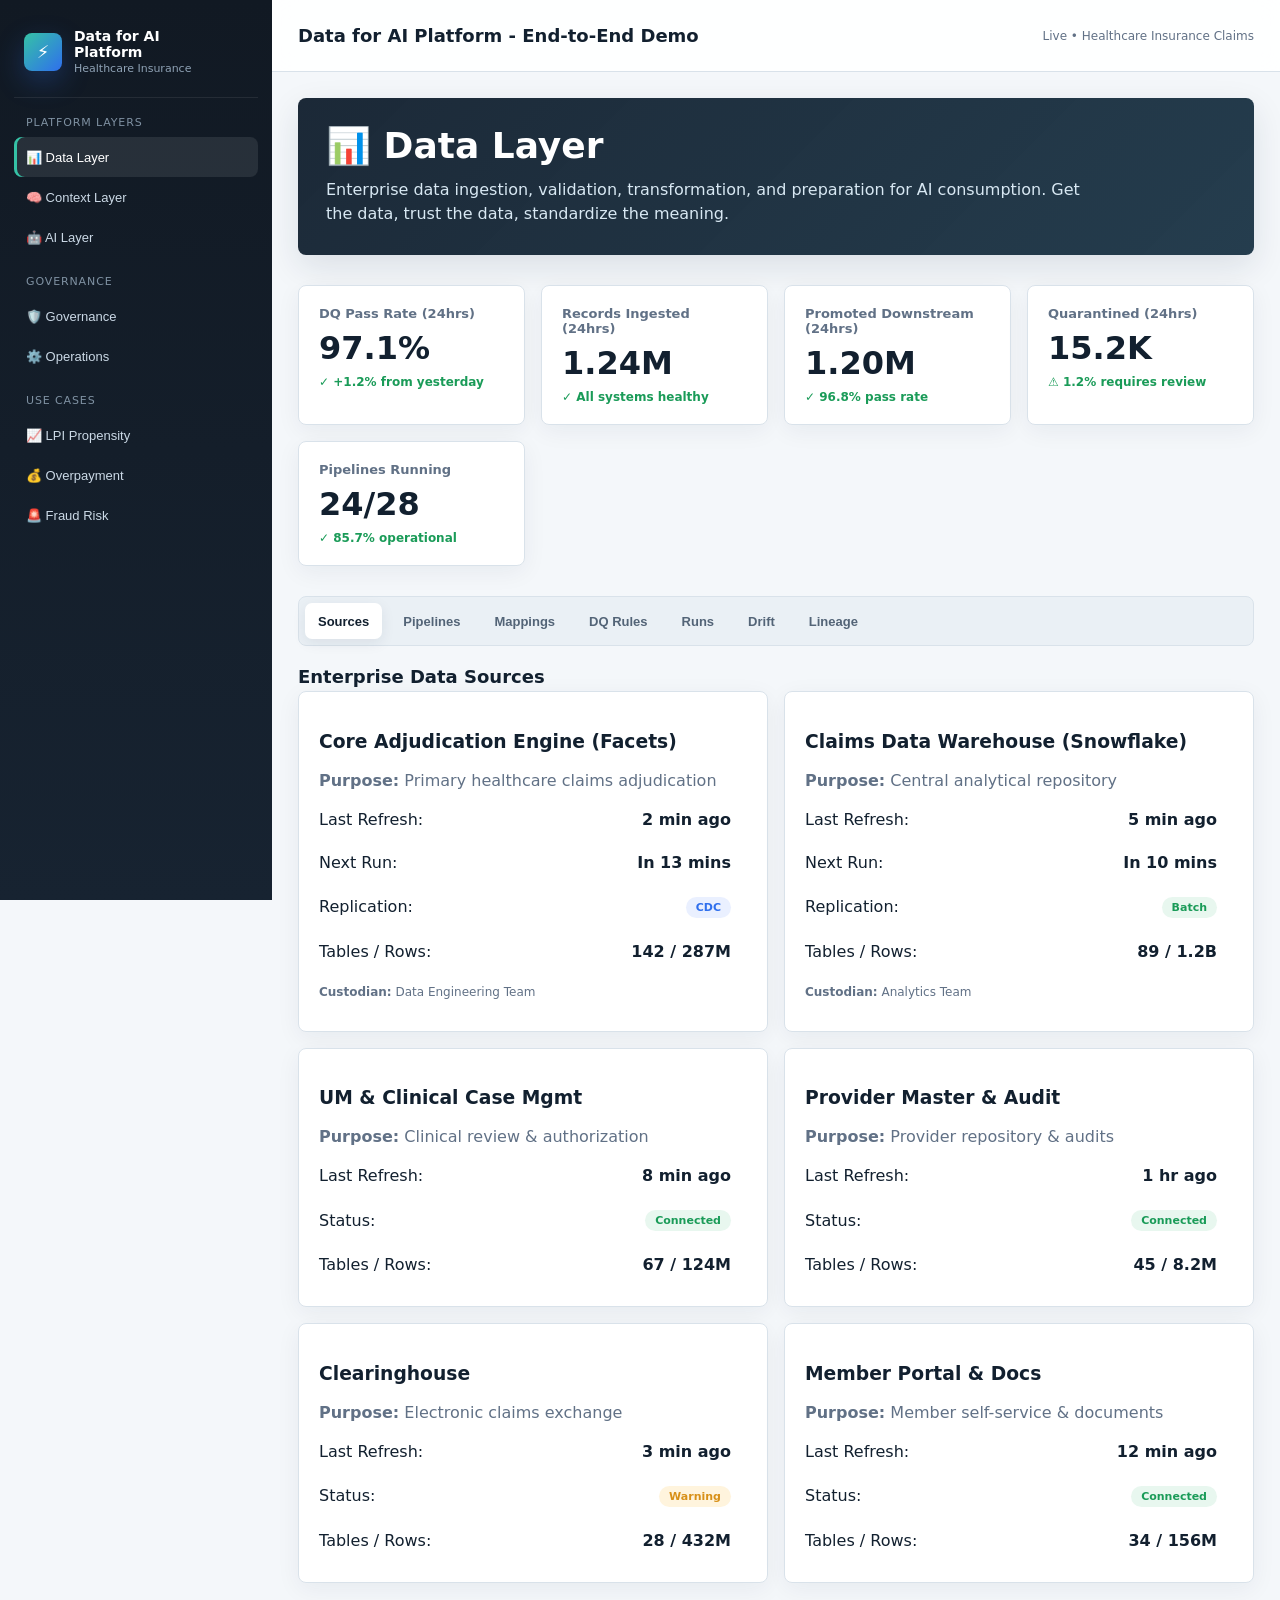
<file: data-for-ai-end-to-end-demo.html>
<!DOCTYPE html>
<html lang="en">
<head>
    <meta charset="UTF-8">
    <meta name="viewport" content="width=device-width, initial-scale=1.0">
    <title>Data for AI Platform - End-to-End Demo</title>
    <style>
        :root {
            --ink: #12202f;
            --muted: #617186;
            --soft: #eef3f7;
            --line: #d9e2ea;
            --panel: #ffffff;
            --nav: #111923;
            --nav-2: #172331;
            --blue: #2f6fed;
            --teal: #0f9f9a;
            --green: #1a9b58;
            --amber: #d89018;
            --red: #d94a3f;
            --purple: #7651d9;
            --shadow: 0 12px 34px rgba(20, 39, 61, .11);
        }

        * { box-sizing: border-box; }

        body {
            margin: 0;
            background: #f4f7fa;
            color: var(--ink);
            min-height: 100vh;
            font-family: Inter, ui-sans-serif, system-ui, -apple-system, BlinkMacSystemFont, "Segoe UI", sans-serif;
        }

        .app {
            min-height: 100vh;
            display: grid;
            grid-template-columns: 272px minmax(0, 1fr);
        }

        .sidebar {
            background: linear-gradient(180deg, var(--nav), var(--nav-2));
            color: #d9e8f5;
            padding: 20px 14px;
            position: sticky;
            top: 0;
            height: 100vh;
            overflow-y: auto;
        }

        .brand {
            display: flex;
            align-items: center;
            gap: 12px;
            padding: 8px 10px 22px;
            border-bottom: 1px solid rgba(255,255,255,.08);
            margin-bottom: 16px;
        }

        .brand-mark {
            width: 38px;
            height: 38px;
            border-radius: 8px;
            display: grid;
            place-items: center;
            background: linear-gradient(135deg, #35c2a6, #2f6fed);
            box-shadow: 0 10px 28px rgba(47,111,237,.28);
            font-weight: bold;
            color: white;
            font-size: 18px;
        }

        .brand-title {
            font-weight: 750;
            font-size: 14px;
            color: #fff;
        }

        .brand-sub {
            color: #8fa2b5;
            font-size: 11px;
            margin-top: 2px;
        }

        .nav-group-label {
            color: #7f91a2;
            font-size: 11px;
            text-transform: uppercase;
            letter-spacing: .08em;
            margin: 18px 12px 8px;
        }

        .nav-item {
            width: 100%;
            border: 0;
            color: #cbd9e6;
            background: transparent;
            display: flex;
            align-items: center;
            gap: 11px;
            min-height: 40px;
            padding: 0 12px;
            border-radius: 8px;
            text-align: left;
            transition: .18s ease;
            font-size: 13px;
            cursor: pointer;
        }

        .nav-item:hover,
        .nav-item.active {
            background: rgba(255,255,255,.09);
            color: #fff;
        }

        .nav-item.active {
            box-shadow: inset 3px 0 0 #35c2a6;
        }

        .main {
            display: flex;
            flex-direction: column;
        }

        .topbar {
            height: 72px;
            background: rgba(255,255,255,.9);
            backdrop-filter: blur(12px);
            border-bottom: 1px solid var(--line);
            display: flex;
            align-items: center;
            gap: 16px;
            padding: 0 26px;
            position: sticky;
            top: 0;
            z-index: 20;
        }

        .workspace {
            padding: 26px;
            flex: 1;
            overflow-y: auto;
        }

        .page {
            display: none;
            animation: fadeIn .35s ease both;
        }

        .page.active {
            display: block;
        }

        @keyframes fadeIn {
            from { opacity: 0; transform: translateY(8px); }
            to { opacity: 1; transform: translateY(0); }
        }

        .hero {
            color: #fff;
            border-radius: 8px;
            padding: 28px;
            background: linear-gradient(135deg, rgba(18,32,47,.96), rgba(23,49,67,.94));
            box-shadow: var(--shadow);
            margin-bottom: 30px;
        }

        h1 {
            font-size: 36px;
            line-height: 1.1;
            margin: 0 0 12px 0;
        }

        h2 {
            font-size: 18px;
            margin: 0 0 4px 0;
        }

        .hero p {
            color: #d8e8f3;
            font-size: 16px;
            line-height: 1.55;
            margin: 0;
            max-width: 760px;
        }

        .kpi-grid {
            display: grid;
            grid-template-columns: repeat(auto-fit, minmax(200px, 1fr));
            gap: 16px;
            margin-bottom: 30px;
        }

        .kpi-card {
            background: white;
            border: 1px solid var(--line);
            border-radius: 8px;
            padding: 20px;
            box-shadow: 0 6px 24px rgba(20,39,61,.06);
        }

        .kpi-card h3 {
            margin: 0;
            font-size: 13px;
            color: var(--muted);
            font-weight: 700;
            margin-bottom: 8px;
        }

        .kpi-card .value {
            font-size: 32px;
            font-weight: 830;
            color: var(--ink);
            margin-bottom: 8px;
        }

        .kpi-card .trend {
            font-size: 12px;
            color: var(--green);
            font-weight: 800;
        }

        .tabs {
            display: flex;
            flex-wrap: wrap;
            gap: 8px;
            background: #eaf0f5;
            border: 1px solid var(--line);
            border-radius: 8px;
            padding: 6px;
            margin-bottom: 20px;
        }

        .tab {
            border: 0;
            border-radius: 7px;
            min-height: 36px;
            padding: 0 13px;
            color: #536477;
            background: transparent;
            font-weight: 750;
            transition: .16s ease;
            font-size: 13px;
            cursor: pointer;
        }

        .tab.active {
            background: #fff;
            color: var(--ink);
            box-shadow: 0 4px 14px rgba(20,39,61,.08);
        }

        .tab-view { display: none; }
        .tab-view.active { display: block; }

        .grid {
            display: grid;
            gap: 16px;
        }

        .grid.cols-2 { grid-template-columns: repeat(2, 1fr); }
        .grid.cols-3 { grid-template-columns: repeat(3, 1fr); }

        .card {
            background: white;
            border: 1px solid var(--line);
            border-radius: 8px;
            padding: 20px;
            box-shadow: 0 6px 24px rgba(20,39,61,.06);
        }

        .badge {
            display: inline-block;
            padding: 4px 10px;
            border-radius: 999px;
            font-size: 11px;
            font-weight: 800;
        }

        .badge.green { background: #e8f7ef; color: var(--green); }
        .badge.blue { background: #eaf0ff; color: var(--blue); }
        .badge.amber { background: #fff4dd; color: var(--amber); }
        .badge.red { background: #ffebe9; color: var(--red); }

        .table-wrap {
            overflow-x: auto;
        }

        table {
            width: 100%;
            border-collapse: collapse;
            font-size: 13px;
        }

        th, td {
            padding: 12px 14px;
            border-bottom: 1px solid var(--line);
            text-align: left;
        }

        th {
            background: #f7fafc;
            color: #536477;
            font-weight: 700;
            font-size: 12px;
            text-transform: uppercase;
        }

        tr:hover { background: #f7fbff; }

        .metric-row {
            display: grid;
            grid-template-columns: 1fr auto auto;
            gap: 16px;
            align-items: center;
            padding: 12px 0;
            border-bottom: 1px solid var(--line);
        }

        .progress-bar {
            height: 6px;
            background: #e3ebf2;
            border-radius: 999px;
            overflow: hidden;
        }

        .progress-fill {
            height: 100%;
            background: linear-gradient(90deg, var(--blue), var(--teal));
            width: 0%;
            transition: width 0.8s ease;
        }

        .pipeline-stage {
            background: #f9f9f9;
            border: 1px solid var(--line);
            border-radius: 8px;
            padding: 16px;
            margin-bottom: 12px;
        }

        .stage-header {
            display: grid;
            grid-template-columns: 1fr auto;
            gap: 16px;
            align-items: center;
            margin-bottom: 12px;
        }

        .stage-name {
            font-weight: 700;
            color: var(--ink);
        }

        .stage-metrics {
            display: grid;
            grid-template-columns: repeat(auto-fit, minmax(140px, 1fr));
            gap: 12px;
            margin-top: 12px;
        }

        .metric-box {
            background: white;
            border: 1px solid var(--line);
            border-radius: 6px;
            padding: 10px;
            font-size: 12px;
        }

        .metric-label {
            color: var(--muted);
            font-size: 11px;
        }

        .metric-value {
            font-size: 16px;
            font-weight: 700;
            color: var(--ink);
            margin-top: 4px;
        }

        .tree {
            background: #f9f9f9;
            border: 1px solid var(--line);
            border-radius: 8px;
            padding: 20px;
            font-family: 'Courier New', monospace;
            font-size: 12px;
            line-height: 1.6;
        }

        .flow {
            display: flex;
            align-items: center;
            gap: 10px;
            overflow-x: auto;
            padding: 20px;
            background: #f9f9f9;
            border-radius: 8px;
            margin: 16px 0;
        }

        .flow-item {
            background: var(--blue);
            color: white;
            padding: 12px 20px;
            border-radius: 6px;
            white-space: nowrap;
            font-weight: 600;
            min-width: 120px;
            text-align: center;
        }

        .flow-arrow {
            color: var(--blue);
            font-size: 20px;
        }

        .alert {
            padding: 12px 16px;
            border-radius: 8px;
            margin-bottom: 12px;
            font-size: 13px;
            border-left: 4px solid;
        }

        .alert.warning { background: #fff9f0; border-color: var(--amber); color: #7a5a18; }
        .alert.error { background: #fff0ee; border-color: var(--red); color: #6b3a37; }
        .alert.success { background: #f0fdf5; border-color: var(--green); color: #1a4a2e; }

        .log {
            background: #0f1722;
            color: #d9e8f5;
            border-radius: 8px;
            padding: 15px;
            font-family: monospace;
            font-size: 11px;
            line-height: 1.6;
            max-height: 300px;
            overflow-y: auto;
        }

        .log-line {
            display: flex;
            gap: 10px;
            padding: 3px 0;
            border-bottom: 1px solid rgba(255,255,255,.06);
        }

        .log-time { color: #7f91a2; min-width: 80px; }
        .log-ok { color: #8cf0bd; }
        .log-warn { color: #ffd487; }
        .log-error { color: #ff9b91; }

        .entity-box {
            background: white;
            border: 2px solid var(--blue);
            border-radius: 8px;
            padding: 16px;
            margin: 8px 0;
        }

        .entity-name {
            font-weight: 700;
            color: var(--blue);
            margin-bottom: 8px;
        }

        .entity-relations {
            font-size: 12px;
            color: var(--muted);
            line-height: 1.6;
        }

        @media (max-width: 900px) {
            .app { grid-template-columns: 1fr; }
            .sidebar { display: none; }
            .grid.cols-2, .grid.cols-3 { grid-template-columns: 1fr; }
        }
    </style>
</head>
<body>
    <div class="app">
        <aside class="sidebar">
            <div class="brand">
                <div class="brand-mark">⚡</div>
                <div>
                    <div class="brand-title">Data for AI<br>Platform</div>
                    <div class="brand-sub">Healthcare Insurance</div>
                </div>
            </div>

            <div class="nav-group-label">Platform Layers</div>
            <button class="nav-item active" data-page="data-layer">📊 Data Layer</button>
            <button class="nav-item" data-page="context-layer">🧠 Context Layer</button>
            <button class="nav-item" data-page="ai-layer">🤖 AI Layer</button>
            
            <div class="nav-group-label">Governance</div>
            <button class="nav-item" data-page="governance">🛡️ Governance</button>
            <button class="nav-item" data-page="operate">⚙️ Operations</button>

            <div class="nav-group-label">Use Cases</div>
            <button class="nav-item" data-page="lpi">📈 LPI Propensity</button>
            <button class="nav-item" data-page="overpayment">💰 Overpayment</button>
            <button class="nav-item" data-page="fraud">🚨 Fraud Risk</button>
        </aside>

        <main class="main">
            <header class="topbar">
                <div style="flex:1;"><h2 style="margin:0;color:var(--ink);">Data for AI Platform - End-to-End Demo</h2></div>
                <div style="font-size:12px;color:var(--muted);">Live • Healthcare Insurance Claims</div>
            </header>

            <div class="workspace">
                <!-- DATA LAYER PAGE -->
                <section class="page active" id="data-layer">
                    <div class="hero">
                        <h1>📊 Data Layer</h1>
                        <p>Enterprise data ingestion, validation, transformation, and preparation for AI consumption. Get the data, trust the data, standardize the meaning.</p>
                    </div>

                    <!-- TOP KPIs -->
                    <div class="kpi-grid">
                        <div class="kpi-card">
                            <h3>DQ Pass Rate (24hrs)</h3>
                            <div class="value">97.1%</div>
                            <div class="trend">✓ +1.2% from yesterday</div>
                        </div>
                        <div class="kpi-card">
                            <h3>Records Ingested (24hrs)</h3>
                            <div class="value">1.24M</div>
                            <div class="trend">✓ All systems healthy</div>
                        </div>
                        <div class="kpi-card">
                            <h3>Promoted Downstream (24hrs)</h3>
                            <div class="value">1.20M</div>
                            <div class="trend">✓ 96.8% pass rate</div>
                        </div>
                        <div class="kpi-card">
                            <h3>Quarantined (24hrs)</h3>
                            <div class="value">15.2K</div>
                            <div class="trend">⚠️ 1.2% requires review</div>
                        </div>
                        <div class="kpi-card">
                            <h3>Pipelines Running</h3>
                            <div class="value">24/28</div>
                            <div class="trend">✓ 85.7% operational</div>
                        </div>
                    </div>

                    <!-- TABS -->
                    <div class="tabs">
                        <button class="tab active" onclick="switchDataTab(event, 'sources')">Sources</button>
                        <button class="tab" onclick="switchDataTab(event, 'pipelines')">Pipelines</button>
                        <button class="tab" onclick="switchDataTab(event, 'mappings')">Mappings</button>
                        <button class="tab" onclick="switchDataTab(event, 'rules')">DQ Rules</button>
                        <button class="tab" onclick="switchDataTab(event, 'runs')">Runs</button>
                        <button class="tab" onclick="switchDataTab(event, 'drift')">Drift</button>
                        <button class="tab" onclick="switchDataTab(event, 'lineage')">Lineage</button>
                    </div>

                    <!-- SOURCES TAB -->
                    <div id="sources" class="tab-view active">
                        <h2>Enterprise Data Sources</h2>
                        <div class="grid cols-2">
                            <div class="card">
                                <h3>Core Adjudication Engine (Facets)</h3>
                                <p style="color:var(--muted);margin:8px 0;"><strong>Purpose:</strong> Primary healthcare claims adjudication</p>
                                <div class="metric-row" style="border:none;">
                                    <span>Last Refresh:</span>
                                    <span style="font-weight:700;">2 min ago</span>
                                </div>
                                <div class="metric-row" style="border:none;">
                                    <span>Next Run:</span>
                                    <span style="font-weight:700;">In 13 mins</span>
                                </div>
                                <div class="metric-row" style="border:none;">
                                    <span>Replication:</span>
                                    <span><span class="badge blue">CDC</span></span>
                                </div>
                                <div class="metric-row" style="border:none;">
                                    <span>Tables / Rows:</span>
                                    <span style="font-weight:700;">142 / 287M</span>
                                </div>
                                <p style="font-size:12px;color:var(--muted);margin-top:12px;"><strong>Custodian:</strong> Data Engineering Team</p>
                            </div>

                            <div class="card">
                                <h3>Claims Data Warehouse (Snowflake)</h3>
                                <p style="color:var(--muted);margin:8px 0;"><strong>Purpose:</strong> Central analytical repository</p>
                                <div class="metric-row" style="border:none;">
                                    <span>Last Refresh:</span>
                                    <span style="font-weight:700;">5 min ago</span>
                                </div>
                                <div class="metric-row" style="border:none;">
                                    <span>Next Run:</span>
                                    <span style="font-weight:700;">In 10 mins</span>
                                </div>
                                <div class="metric-row" style="border:none;">
                                    <span>Replication:</span>
                                    <span><span class="badge green">Batch</span></span>
                                </div>
                                <div class="metric-row" style="border:none;">
                                    <span>Tables / Rows:</span>
                                    <span style="font-weight:700;">89 / 1.2B</span>
                                </div>
                                <p style="font-size:12px;color:var(--muted);margin-top:12px;"><strong>Custodian:</strong> Analytics Team</p>
                            </div>

                            <div class="card">
                                <h3>UM & Clinical Case Mgmt</h3>
                                <p style="color:var(--muted);margin:8px 0;"><strong>Purpose:</strong> Clinical review & authorization</p>
                                <div class="metric-row" style="border:none;">
                                    <span>Last Refresh:</span>
                                    <span style="font-weight:700;">8 min ago</span>
                                </div>
                                <div class="metric-row" style="border:none;">
                                    <span>Status:</span>
                                    <span><span class="badge green">Connected</span></span>
                                </div>
                                <div class="metric-row" style="border:none;">
                                    <span>Tables / Rows:</span>
                                    <span style="font-weight:700;">67 / 124M</span>
                                </div>
                            </div>

                            <div class="card">
                                <h3>Provider Master & Audit</h3>
                                <p style="color:var(--muted);margin:8px 0;"><strong>Purpose:</strong> Provider repository & audits</p>
                                <div class="metric-row" style="border:none;">
                                    <span>Last Refresh:</span>
                                    <span style="font-weight:700;">1 hr ago</span>
                                </div>
                                <div class="metric-row" style="border:none;">
                                    <span>Status:</span>
                                    <span><span class="badge green">Connected</span></span>
                                </div>
                                <div class="metric-row" style="border:none;">
                                    <span>Tables / Rows:</span>
                                    <span style="font-weight:700;">45 / 8.2M</span>
                                </div>
                            </div>

                            <div class="card">
                                <h3>Clearinghouse</h3>
                                <p style="color:var(--muted);margin:8px 0;"><strong>Purpose:</strong> Electronic claims exchange</p>
                                <div class="metric-row" style="border:none;">
                                    <span>Last Refresh:</span>
                                    <span style="font-weight:700;">3 min ago</span>
                                </div>
                                <div class="metric-row" style="border:none;">
                                    <span>Status:</span>
                                    <span><span class="badge amber">Warning</span></span>
                                </div>
                                <div class="metric-row" style="border:none;">
                                    <span>Tables / Rows:</span>
                                    <span style="font-weight:700;">28 / 432M</span>
                                </div>
                            </div>

                            <div class="card">
                                <h3>Member Portal & Docs</h3>
                                <p style="color:var(--muted);margin:8px 0;"><strong>Purpose:</strong> Member self-service & documents</p>
                                <div class="metric-row" style="border:none;">
                                    <span>Last Refresh:</span>
                                    <span style="font-weight:700;">12 min ago</span>
                                </div>
                                <div class="metric-row" style="border:none;">
                                    <span>Status:</span>
                                    <span><span class="badge green">Connected</span></span>
                                </div>
                                <div class="metric-row" style="border:none;">
                                    <span>Tables / Rows:</span>
                                    <span style="font-weight:700;">34 / 156M</span>
                                </div>
                            </div>
                        </div>
                    </div>

                    <!-- PIPELINES TAB -->
                    <div id="pipelines" class="tab-view" style="display:none;">
                        <h2>Pipeline Execution Stages</h2>
                        
                        <div class="pipeline-stage">
                            <div class="stage-header">
                                <div>
                                    <div class="stage-name">Stage 1: Ingest 📥</div>
                                    <p style="margin:4px 0 0 0;font-size:12px;color:var(--muted);">Receive structured & unstructured data streams</p>
                                </div>
                                <span class="badge green">Healthy</span>
                            </div>
                            <div class="stage-metrics">
                                <div class="metric-box">
                                    <div class="metric-label">Throughput</div>
                                    <div class="metric-value">4,096 rec/sec</div>
                                </div>
                                <div class="metric-box">
                                    <div class="metric-label">Success Rate</div>
                                    <div class="metric-value">100%</div>
                                </div>
                                <div class="metric-box">
                                    <div class="metric-label">Records (24h)</div>
                                    <div class="metric-value">1.24M</div>
                                </div>
                                <div class="metric-box">
                                    <div class="metric-label">Owner</div>
                                    <div class="metric-value">Data Eng</div>
                                </div>
                            </div>
                        </div>

                        <div class="pipeline-stage">
                            <div class="stage-header">
                                <div>
                                    <div class="stage-name">Stage 2: Parse 📋</div>
                                    <p style="margin:4px 0 0 0;font-size:12px;color:var(--muted);">Convert raw files into standardized structure</p>
                                </div>
                                <span class="badge green">Healthy</span>
                            </div>
                            <div class="stage-metrics">
                                <div class="metric-box">
                                    <div class="metric-label">Throughput</div>
                                    <div class="metric-value">4,878 rec/sec</div>
                                </div>
                                <div class="metric-box">
                                    <div class="metric-label">Success Rate</div>
                                    <div class="metric-value">99.2%</div>
                                </div>
                                <div class="metric-box">
                                    <div class="metric-label">Drift Events</div>
                                    <div class="metric-value">38</div>
                                </div>
                                <div class="metric-box">
                                    <div class="metric-label">Pending</div>
                                    <div class="metric-value">4</div>
                                </div>
                            </div>
                            <p style="font-size:12px;color:var(--muted);margin-top:12px;">Supported: JSON, XML, CSV, Excel, Parquet, PDF Metadata</p>
                        </div>

                        <div class="pipeline-stage">
                            <div class="stage-header">
                                <div>
                                    <div class="stage-name">Stage 3: Validate ✅</div>
                                    <p style="margin:4px 0 0 0;font-size:12px;color:var(--muted);">Data Quality validation & compliance checks</p>
                                </div>
                                <span class="badge amber">Warning</span>
                            </div>
                            <div class="alert warning" style="margin-top:12px;">
                                <strong>⚠️ VIN Validation Failed:</strong> 4 records affected - VIN length does not match required format
                            </div>
                            <div class="stage-metrics">
                                <div class="metric-box">
                                    <div class="metric-label">Throughput</div>
                                    <div class="metric-value">4,791 rec/sec</div>
                                </div>
                                <div class="metric-box">
                                    <div class="metric-label">Pass Rate</div>
                                    <div class="metric-value">97.1%</div>
                                </div>
                                <div class="metric-box">
                                    <div class="metric-label">DQ Score</div>
                                    <div class="metric-value">97.1%</div>
                                </div>
                                <div class="metric-box">
                                    <div class="metric-label">Owner</div>
                                    <div class="metric-value">QA Team</div>
                                </div>
                            </div>
                        </div>

                        <div class="pipeline-stage">
                            <div class="stage-header">
                                <div>
                                    <div class="stage-name">Stage 4: Transform 🔄</div>
                                    <p style="margin:4px 0 0 0;font-size:12px;color:var(--muted);">Convert to enterprise canonical model</p>
                                </div>
                                <span class="badge green">Healthy</span>
                            </div>
                            <div class="stage-metrics">
                                <div class="metric-box">
                                    <div class="metric-label">Throughput</div>
                                    <div class="metric-value">4,724 rec/sec</div>
                                </div>
                                <div class="metric-box">
                                    <div class="metric-label">Success Rate</div>
                                    <div class="metric-value">99.8%</div>
                                </div>
                                <div class="metric-box">
                                    <div class="metric-label">Active Mappings</div>
                                    <div class="metric-value">312</div>
                                </div>
                                <div class="metric-box">
                                    <div class="metric-label">Owner</div>
                                    <div class="metric-value">Data Modeling</div>
                                </div>
                            </div>
                        </div>

                        <div class="pipeline-stage">
                            <div class="stage-header">
                                <div>
                                    <div class="stage-name">Stage 5: Semantic Validation 🧠</div>
                                    <p style="margin:4px 0 0 0;font-size:12px;color:var(--muted);">Business relationships & ontology validation</p>
                                </div>
                                <span class="badge green">Healthy</span>
                            </div>
                            <div class="stage-metrics">
                                <div class="metric-box">
                                    <div class="metric-label">Throughput</div>
                                    <div class="metric-value">4,624 rec/sec</div>
                                </div>
                                <div class="metric-box">
                                    <div class="metric-label">Success Rate</div>
                                    <div class="metric-value">99.7%</div>
                                </div>
                                <div class="metric-box">
                                    <div class="metric-label">Validated</div>
                                    <div class="metric-value">1.18M</div>
                                </div>
                                <div class="metric-box">
                                    <div class="metric-label">Owner</div>
                                    <div class="metric-value">Governance</div>
                                </div>
                            </div>
                        </div>

                        <h3 style="margin-top:30px;">Live Activity Log</h3>
                        <div class="log">
                            <div class="log-line"><span class="log-time">09:41:15</span><span class="log-ok">✓ Data ingestion completed successfully</span></div>
                            <div class="log-line"><span class="log-time">09:41:18</span><span class="log-ok">✓ Schema parsing completed</span></div>
                            <div class="log-line"><span class="log-time">09:41:22</span><span class="log-ok">✓ Validation started</span></div>
                            <div class="log-line"><span class="log-time">09:41:25</span><span class="log-warn">⚠ Four VIN validation failures detected</span></div>
                            <div class="log-line"><span class="log-time">09:41:29</span><span class="log-warn">⚠ Failed records moved to quarantine</span></div>
                            <div class="log-line"><span class="log-time">09:41:34</span><span class="log-ok">✓ Pipeline processing resumed</span></div>
                            <div class="log-line"><span class="log-time">09:41:37</span><span class="log-ok">✓ Data successfully published downstream</span></div>
                        </div>
                    </div>

                    <!-- MAPPINGS TAB -->
                    <div id="mappings" class="tab-view" style="display:none;">
                        <h2>Field Mapping Configuration</h2>
                        <div class="grid cols-1">
                            <div class="card">
                                <h3>Mapping Summary</h3>
                                <div class="metric-row">
                                    <span>Connected Data Sources</span>
                                    <span><strong>8 Systems</strong></span>
                                </div>
                                <div class="metric-row">
                                    <span>Total Enterprise Mappings</span>
                                    <span><strong>524 Active</strong></span>
                                </div>
                                <div class="metric-row">
                                    <span>Business Entities</span>
                                    <span><strong>18 Entities</strong></span>
                                </div>
                                <div class="metric-row">
                                    <span>Transformation Rules</span>
                                    <span><strong>146 Rules</strong></span>
                                </div>
                                <div class="metric-row">
                                    <span>Validation Success</span>
                                    <span><strong>99.4%</strong></span>
                                </div>
                                <div class="metric-row">
                                    <span>Pending Approvals</span>
                                    <span><strong>12 Changes</strong></span>
                                </div>
                            </div>
                        </div>

                        <h3 style="margin-top:30px;">Sample Field Mappings</h3>
                        <div class="table-wrap">
                            <table>
                                <thead>
                                    <tr>
                                        <th>Source System</th>
                                        <th>Source Table</th>
                                        <th>Source Field</th>
                                        <th>Enterprise Entity</th>
                                        <th>Enterprise Field</th>
                                        <th>Type</th>
                                    </tr>
                                </thead>
                                <tbody>
                                    <tr>
                                        <td>Facets</td>
                                        <td>Claims</td>
                                        <td>CLAIM_ID</td>
                                        <td>Claim</td>
                                        <td>Claim_ID</td>
                                        <td><span class="badge blue">Direct</span></td>
                                    </tr>
                                    <tr>
                                        <td>Facets</td>
                                        <td>Claims</td>
                                        <td>MEMBER_ID</td>
                                        <td>Member</td>
                                        <td>Member_ID</td>
                                        <td><span class="badge blue">Direct</span></td>
                                    </tr>
                                    <tr>
                                        <td>Facets</td>
                                        <td>Claims</td>
                                        <td>PAID_AMOUNT</td>
                                        <td>Payment</td>
                                        <td>Paid_Amount</td>
                                        <td><span class="badge green">Currency</span></td>
                                    </tr>
                                    <tr>
                                        <td>Facets</td>
                                        <td>Claims</td>
                                        <td>CLAIM_STATUS</td>
                                        <td>Claim</td>
                                        <td>Status</td>
                                        <td><span class="badge amber">Lookup</span></td>
                                    </tr>
                                    <tr>
                                        <td>Provider Master</td>
                                        <td>Provider</td>
                                        <td>NPI</td>
                                        <td>Provider</td>
                                        <td>National_Provider_ID</td>
                                        <td><span class="badge blue">Direct</span></td>
                                    </tr>
                                </tbody>
                            </table>
                        </div>
                    </div>

                    <!-- DQ RULES TAB -->
                    <div id="rules" class="tab-view" style="display:none;">
                        <h2>Data Quality Rules</h2>
                        <div class="grid cols-1">
                            <div class="card">
                                <h3>Quality Dashboard</h3>
                                <div class="metric-row">
                                    <span>Total Active Rules</span>
                                    <span><strong>325 Rules</strong></span>
                                </div>
                                <div class="metric-row">
                                    <span>Rules Executed Today</span>
                                    <span><strong>4,250 Executions</strong></span>
                                </div>
                                <div class="metric-row">
                                    <span>Overall Quality Score</span>
                                    <span><strong>98.6%</strong></span>
                                </div>
                                <div class="metric-row">
                                    <span>Failed Records</span>
                                    <span><strong>3,677</strong></span>
                                </div>
                                <div class="metric-row">
                                    <span>Critical Violations</span>
                                    <span><strong>24</strong></span>
                                </div>
                            </div>
                        </div>

                        <h3 style="margin-top:30px;">Quality Dimensions</h3>
                        <div class="grid cols-2">
                            <div class="card">
                                <h3>Completeness</h3>
                                <div class="progress-bar"><div class="progress-fill" style="width:99.1%;background:linear-gradient(90deg, #1a9b58, #0f9f9a);"></div></div>
                                <p style="margin-top:8px;font-size:13px;color:var(--muted);">99.1% - Records with required fields</p>
                            </div>
                            <div class="card">
                                <h3>Accuracy</h3>
                                <div class="progress-bar"><div class="progress-fill" style="width:98.4%;background:linear-gradient(90deg, #1a9b58, #0f9f9a);"></div></div>
                                <p style="margin-top:8px;font-size:13px;color:var(--muted);">98.4% - Data matching source systems</p>
                            </div>
                            <div class="card">
                                <h3>Consistency</h3>
                                <div class="progress-bar"><div class="progress-fill" style="width:97.8%;background:linear-gradient(90deg, #1a9b58, #0f9f9a);"></div></div>
                                <p style="margin-top:8px;font-size:13px;color:var(--muted);">97.8% - Conforming to standards</p>
                            </div>
                            <div class="card">
                                <h3>Validity</h3>
                                <div class="progress-bar"><div class="progress-fill" style="width:99.3%;background:linear-gradient(90deg, #1a9b58, #0f9f9a);"></div></div>
                                <p style="margin-top:8px;font-size:13px;color:var(--muted);">99.3% - Passing validation rules</p>
                            </div>
                        </div>

                        <h3 style="margin-top:30px;">Sample Rules</h3>
                        <div class="table-wrap">
                            <table>
                                <thead>
                                    <tr>
                                        <th>Rule ID</th>
                                        <th>Rule Name</th>
                                        <th>Category</th>
                                        <th>Severity</th>
                                        <th>Status</th>
                                    </tr>
                                </thead>
                                <tbody>
                                    <tr>
                                        <td>DQ001</td>
                                        <td>Member ID Mandatory</td>
                                        <td>Member</td>
                                        <td><span class="badge red">Critical</span></td>
                                        <td><span class="badge green">Active</span></td>
                                    </tr>
                                    <tr>
                                        <td>DQ012</td>
                                        <td>NPI Validation</td>
                                        <td>Provider</td>
                                        <td><span class="badge red">Critical</span></td>
                                        <td><span class="badge green">Active</span></td>
                                    </tr>
                                    <tr>
                                        <td>DQ028</td>
                                        <td>ICD-10 Validation</td>
                                        <td>Clinical</td>
                                        <td><span class="badge amber">High</span></td>
                                        <td><span class="badge green">Active</span></td>
                                    </tr>
                                    <tr>
                                        <td>DQ042</td>
                                        <td>Claim Amount Validation</td>
                                        <td>Claims</td>
                                        <td><span class="badge red">Critical</span></td>
                                        <td><span class="badge green">Active</span></td>
                                    </tr>
                                    <tr>
                                        <td>DQ084</td>
                                        <td>Duplicate Claim Detection</td>
                                        <td>Claims</td>
                                        <td><span class="badge red">Critical</span></td>
                                        <td><span class="badge green">Active</span></td>
                                    </tr>
                                </tbody>
                            </table>
                        </div>
                    </div>

                    <!-- RUNS TAB -->
                    <div id="runs" class="tab-view" style="display:none;">
                        <h2>Pipeline Execution Runs</h2>
                        <div class="grid cols-1">
                            <div class="card">
                                <h3>Execution Summary</h3>
                                <div class="metric-row">
                                    <span>Pipelines Executed Today</span>
                                    <span><strong>528</strong></span>
                                </div>
                                <div class="metric-row">
                                    <span>Successful Runs</span>
                                    <span><strong>516</strong></span>
                                </div>
                                <div class="metric-row">
                                    <span>Failed Runs</span>
                                    <span><strong>7</strong></span>
                                </div>
                                <div class="metric-row">
                                    <span>Running Pipelines</span>
                                    <span><strong>5</strong></span>
                                </div>
                                <div class="metric-row">
                                    <span>Average Processing Time</span>
                                    <span><strong>4.3 minutes</strong></span>
                                </div>
                                <div class="metric-row">
                                    <span>SLA Compliance</span>
                                    <span><strong>99.2%</strong></span>
                                </div>
                            </div>
                        </div>

                        <h3 style="margin-top:30px;">Active Runs</h3>
                        <div class="table-wrap">
                            <table>
                                <thead>
                                    <tr>
                                        <th>Pipeline</th>
                                        <th>Source</th>
                                        <th>Start Time</th>
                                        <th>Records Processed</th>
                                        <th>Current Stage</th>
                                        <th>Status</th>
                                    </tr>
                                </thead>
                                <tbody>
                                    <tr>
                                        <td>Claims Ingestion</td>
                                        <td>Facets</td>
                                        <td>09:35:12</td>
                                        <td>287,451</td>
                                        <td>Validate</td>
                                        <td><span class="badge blue">Running</span></td>
                                    </tr>
                                    <tr>
                                        <td>Provider Sync</td>
                                        <td>Provider Master</td>
                                        <td>09:40:00</td>
                                        <td>12,847</td>
                                        <td>Transform</td>
                                        <td><span class="badge blue">Running</span></td>
                                    </tr>
                                </tbody>
                            </table>
                        </div>
                    </div>

                    <!-- DRIFT TAB -->
                    <div id="drift" class="tab-view" style="display:none;">
                        <h2>Data Drift Monitoring</h2>
                        <div class="grid cols-1">
                            <div class="card">
                                <h3>Drift Dashboard</h3>
                                <div class="metric-row">
                                    <span>Active Drift Alerts</span>
                                    <span><strong>6</strong></span>
                                </div>
                                <div class="metric-row">
                                    <span>Datasets Monitored</span>
                                    <span><strong>48</strong></span>
                                </div>
                                <div class="metric-row">
                                    <span>Features Monitored</span>
                                    <span><strong>1,250</strong></span>
                                </div>
                                <div class="metric-row">
                                    <span>AI Models Impacted</span>
                                    <span><strong>3</strong></span>
                                </div>
                                <div class="metric-row">
                                    <span>Critical Drift Events</span>
                                    <span><strong>2</strong></span>
                                </div>
                            </div>
                        </div>

                        <h3 style="margin-top:30px;">Detected Drift Events</h3>
                        <div class="alert warning">
                            <strong>⚠️ Volume Drift - Claims:</strong> Daily claims typically 25,000 → Today 62,000 (Critical)
                        </div>
                        <div class="alert warning">
                            <strong>⚠️ Statistical Drift - Paid Amount:</strong> Distribution shift detected in payment amounts
                        </div>
                        <div class="alert success">
                            <strong>✓ Schema Drift:</strong> Facets added Telehealth_Flag field (Detected & Monitored)
                        </div>
                    </div>

                    <!-- LINEAGE TAB -->
                    <div id="lineage" class="tab-view" style="display:none;">
                        <h2>Data Lineage & Traceability</h2>
                        
                        <h3 style="margin-top:20px;">Enterprise Processing Pipeline</h3>
                        <div class="flow">
                            <div class="flow-item">Ingest 📥</div>
                            <div class="flow-arrow">→</div>
                            <div class="flow-item">Parse 📋</div>
                            <div class="flow-arrow">→</div>
                            <div class="flow-item">Validate ✅</div>
                            <div class="flow-arrow">→</div>
                            <div class="flow-item">Transform 🔄</div>
                            <div class="flow-arrow">→</div>
                            <div class="flow-item">Semantic 🧠</div>
                        </div>

                        <h3 style="margin-top:30px;">Lineage Example: Claim Paid Amount</h3>
                        <div class="tree">
Facets → CLAIM_HEADER.PAID_AMOUNT
    ↓
Ingestion Pipeline
    ↓
Data Quality Validation
    ↓
Currency Standardization
    ↓
Enterprise Mapping
    ↓
Silver Claims Dataset
    ↓
Gold Payment Analytics
    ↓
Payment Integrity Model
    ↓
Claims Workbench
    ↓
Executive Financial Dashboard
                        </div>

                        <h3 style="margin-top:30px;">Data Storage Layers</h3>
                        <div class="grid cols-2">
                            <div class="card">
                                <h3>Bronze Layer</h3>
                                <p style="font-size:12px;color:var(--muted);margin:8px 0;">Raw ingested data</p>
                                <ul style="font-size:12px;margin:8px 0;">
                                    <li>Original Claims (18.2M)</li>
                                    <li>Raw Provider Files (8.2M)</li>
                                    <li>Raw Authorizations (4.1M)</li>
                                </ul>
                            </div>
                            <div class="card">
                                <h3>Silver Layer</h3>
                                <p style="font-size:12px;color:var(--muted);margin:8px 0;">Cleaned & validated data</p>
                                <ul style="font-size:12px;margin:8px 0;">
                                    <li>Standardized Claims (17.6M)</li>
                                    <li>Clean Provider Data (8.0M)</li>
                                    <li>Validated Members (7.9M)</li>
                                </ul>
                            </div>
                            <div class="card">
                                <h3>Gold Layer</h3>
                                <p style="font-size:12px;color:var(--muted);margin:8px 0;">Business-ready curated datasets</p>
                                <ul style="font-size:12px;margin:8px 0;">
                                    <li>Enterprise Claims (16.8M)</li>
                                    <li>Payment Integrity (1.2M)</li>
                                    <li>Provider Analytics (8.0M)</li>
                                </ul>
                            </div>
                            <div class="card">
                                <h3>Semantic Layer</h3>
                                <p style="font-size:12px;color:var(--muted);margin:8px 0;">Enterprise business model</p>
                                <ul style="font-size:12px;margin:8px 0;">
                                    <li>Member Entity (7.9M)</li>
                                    <li>Claim Entity (16.8M)</li>
                                    <li>Payment Entity (1.2M)</li>
                                </ul>
                            </div>
                        </div>
                    </div>
                </section>

                <!-- CONTEXT LAYER PAGE -->
                <section class="page" id="context-layer">
                    <div class="hero">
                        <h1>🧠 Context Layer</h1>
                        <p>Business entity relationships, ontology definitions, and semantic connections enabling explainable AI decisions. Understand what data means in business context.</p>
                    </div>

                    <div class="grid cols-1">
                        <div class="card">
                            <h3>Context Graph Overview</h3>
                            <p style="color:var(--muted);margin:8px 0;">Interactive context providing business relationships for AI decisions</p>
                            <div class="metric-row">
                                <span>Active Context Sessions</span>
                                <span><strong>42</strong></span>
                            </div>
                            <div class="metric-row">
                                <span>Contexts Generated Today</span>
                                <span><strong>1,847</strong></span>
                            </div>
                            <div class="metric-row">
                                <span>Business Entities Connected</span>
                                <span><strong>18 Types</strong></span>
                            </div>
                            <div class="metric-row">
                                <span>Relationships Traversed</span>
                                <span><strong>2.4M+</strong></span>
                            </div>
                            <div class="metric-row">
                                <span>AI Decisions Supported</span>
                                <span><strong>847</strong></span>
                            </div>
                            <div class="metric-row">
                                <span>Avg Assembly Time</span>
                                <span><strong>245ms</strong></span>
                            </div>
                        </div>
                    </div>

                    <h3 style="margin-top:30px;">Interactive Context Graph: LPI Risk Decision</h3>
                    <div class="flow">
                        <div class="flow-item">Member</div>
                        <div class="flow-arrow">→</div>
                        <div class="flow-item">Policy</div>
                        <div class="flow-arrow">→</div>
                        <div class="flow-item">Claim</div>
                        <div class="flow-arrow">→</div>
                        <div class="flow-item">Provider</div>
                        <div class="flow-arrow">→</div>
                        <div class="flow-item">Payment</div>
                    </div>
                    <div class="flow">
                        <div class="flow-item">LPI Score</div>
                        <div class="flow-arrow">→</div>
                        <div class="flow-item">Propensity Model</div>
                        <div class="flow-arrow">→</div>
                        <div class="flow-item">AI Decision</div>
                    </div>

                    <h3 style="margin-top:30px;">Enterprise Entity Relationships</h3>
                    <div class="grid cols-2">
                        <div class="entity-box">
                            <div class="entity-name">Member Entity</div>
                            <div class="entity-relations">
                                <strong>Attributes:</strong> Member_ID, DOB, Eligibility, Enrollment Status<br>
                                <strong>Owns:</strong> Policy<br>
                                <strong>Associated:</strong> Claims, Appeals, Authorizations
                            </div>
                        </div>
                        <div class="entity-box">
                            <div class="entity-name">Claim Entity</div>
                            <div class="entity-relations">
                                <strong>Attributes:</strong> Claim_ID, Amount, Status, DOS<br>
                                <strong>References:</strong> Policy, Provider, Member<br>
                                <strong>Produces:</strong> Payment, Recovery
                            </div>
                        </div>
                        <div class="entity-box">
                            <div class="entity-name">Provider Entity</div>
                            <div class="entity-relations">
                                <strong>Attributes:</strong> NPI, Specialty, Network<br>
                                <strong>Submits:</strong> Claims<br>
                                <strong>Subject to:</strong> Audit, Investigation
                            </div>
                        </div>
                        <div class="entity-box">
                            <div class="entity-name">Payment Entity</div>
                            <div class="entity-relations">
                                <strong>Attributes:</strong> Amount, Method, Date<br>
                                <strong>Settles:</strong> Claim<br>
                                <strong>Contributes to:</strong> LPI Calculation
                            </div>
                        </div>
                    </div>

                    <h3 style="margin-top:30px;">Knowledge Graph: Enterprise Connections</h3>
                    <div class="grid cols-1">
                        <div class="card">
                            <h3>Graph Statistics</h3>
                            <div class="metric-row">
                                <span>Business Entity Types</span>
                                <span><strong>18</strong></span>
                            </div>
                            <div class="metric-row">
                                <span>Entity Instances</span>
                                <span><strong>847M+</strong></span>
                            </div>
                            <div class="metric-row">
                                <span>Relationship Types</span>
                                <span><strong>42</strong></span>
                            </div>
                            <div class="metric-row">
                                <span>Total Relationships</span>
                                <span><strong>2.4B+</strong></span>
                            </div>
                            <div class="metric-row">
                                <span>Ontology Coverage</span>
                                <span><strong>99.2%</strong></span>
                            </div>
                        </div>
                    </div>

                    <h3 style="margin-top:30px;">Business Ontology</h3>
                    <div class="tree">
Healthcare Insurance Ontology
├── Core Entities
│   ├── Member (7.9M instances)
│   ├── Policy (5.2M instances)
│   ├── Claim (16.8M instances)
│   ├── Claim Line (42.1M instances)
│   ├── Payment (12.4M instances)
│   └── Provider (847K instances)
├── Clinical Entities
│   ├── Authorization (4.1M instances)
│   ├── Clinical Review (2.8M instances)
│   ├── Diagnosis (847M attributes)
│   └── Procedure (1.2B attributes)
├── Financial Entities
│   ├── Benefit Plan (124 instances)
│   ├── Recovery (342K instances)
│   ├── Appeal (487K instances)
│   └── Adjustment (894K instances)
└── Support Entities
    ├── Document (156M instances)
    ├── Investigation (8.4K instances)
    ├── Audit (42K instances)
    └── Contract (3.2K instances)
                    </div>
                </section>

                <!-- AI LAYER PAGE -->
                <section class="page" id="ai-layer">
                    <div class="hero">
                        <h1>🤖 AI Layer</h1>
                        <p>Predictive models consuming enterprise data to generate LPI Propensity, Overpayment Propensity, and Fraud Risk scores. Explainable AI with complete reasoning traces.</p>
                    </div>

                    <div class="kpi-grid">
                        <div class="kpi-card">
                            <h3>Models Deployed</h3>
                            <div class="value">12</div>
                            <div class="trend">✓ All healthy</div>
                        </div>
                        <div class="kpi-card">
                            <h3>Predictions (24h)</h3>
                            <div class="value">1.24M</div>
                            <div class="trend">✓ +12% from yesterday</div>
                        </div>
                        <div class="kpi-card">
                            <h3>Avg Confidence</h3>
                            <div class="value">94.2%</div>
                            <div class="trend">✓ Above threshold</div>
                        </div>
                        <div class="kpi-card">
                            <h3>Model Drift</h3>
                            <div class="value">2</div>
                            <div class="trend">⚠️ Retraining scheduled</div>
                        </div>
                    </div>

                    <h3 style="margin-top:30px;">AI Models & Use Cases</h3>
                    <div class="grid cols-3">
                        <div class="card">
                            <h3>LPI Propensity Model</h3>
                            <p style="color:var(--muted);margin:8px 0;font-size:12px;">Predicts Late Payment Interest risk</p>
                            <div class="metric-row" style="border:none;">
                                <span>Accuracy:</span>
                                <span><strong>94.2%</strong></span>
                            </div>
                            <div class="metric-row" style="border:none;">
                                <span>Predictions (24h):</span>
                                <span><strong>412K</strong></span>
                            </div>
                            <div class="metric-row" style="border:none;">
                                <span>High Risk Identified:</span>
                                <span><strong>8.4%</strong></span>
                            </div>
                        </div>

                        <div class="card">
                            <h3>Overpayment Propensity Model</h3>
                            <p style="color:var(--muted);margin:8px 0;font-size:12px;">Detects billing anomalies</p>
                            <div class="metric-row" style="border:none;">
                                <span>Accuracy:</span>
                                <span><strong>96.1%</strong></span>
                            </div>
                            <div class="metric-row" style="border:none;">
                                <span>Predictions (24h):</span>
                                <span><strong>412K</strong></span>
                            </div>
                            <div class="metric-row" style="border:none;">
                                <span>Potential Recoveries:</span>
                                <span><strong>$2.4M</strong></span>
                            </div>
                        </div>

                        <div class="card">
                            <h3>Fraud Risk Score Model</h3>
                            <p style="color:var(--muted);margin:8px 0;font-size:12px;">Identifies suspicious activity</p>
                            <div class="metric-row" style="border:none;">
                                <span>Accuracy:</span>
                                <span><strong>93.8%</strong></span>
                            </div>
                            <div class="metric-row" style="border:none;">
                                <span>Predictions (24h):</span>
                                <span><strong>412K</strong></span>
                            </div>
                            <div class="metric-row" style="border:none;">
                                <span>Cases Escalated:</span>
                                <span><strong>847</strong></span>
                            </div>
                        </div>
                    </div>

                    <h3 style="margin-top:30px;">AI Reasoning Trace Example: High LPI Risk Claim</h3>
                    <div class="flow">
                        <div class="flow-item">Member Profile</div>
                        <div class="flow-arrow">→</div>
                        <div class="flow-item">Policy History</div>
                        <div class="flow-arrow">→</div>
                        <div class="flow-item">Prior Claims</div>
                    </div>
                    <div class="flow">
                        <div class="flow-item">Payment Delays</div>
                        <div class="flow-arrow">→</div>
                        <div class="flow-item">Provider Pattern</div>
                        <div class="flow-arrow">→</div>
                        <div class="flow-item">LPI Signals</div>
                    </div>
                    <div class="flow">
                        <div class="flow-item">Risk Score: 87%</div>
                        <div class="flow-arrow">→</div>
                        <div class="flow-item">Action: Flag for Review</div>
                    </div>

                    <h3 style="margin-top:30px;">Predictive Outputs</h3>
                    <div class="table-wrap">
                        <table>
                            <thead>
                                <tr>
                                    <th>Claim ID</th>
                                    <th>LPI Risk</th>
                                    <th>Overpayment Risk</th>
                                    <th>Fraud Risk</th>
                                    <th>Confidence</th>
                                    <th>Action</th>
                                </tr>
                            </thead>
                            <tbody>
                                <tr>
                                    <td>CLM-1049281</td>
                                    <td><span class="badge red">87% High</span></td>
                                    <td><span class="badge amber">62% Medium</span></td>
                                    <td><span class="badge green">18% Low</span></td>
                                    <td>94.2%</td>
                                    <td>Review</td>
                                </tr>
                                <tr>
                                    <td>CLM-1049282</td>
                                    <td><span class="badge green">22% Low</span></td>
                                    <td><span class="badge green">15% Low</span></td>
                                    <td><span class="badge amber">45% Medium</span></td>
                                    <td>91.8%</td>
                                    <td>Investigate</td>
                                </tr>
                                <tr>
                                    <td>CLM-1049283</td>
                                    <td><span class="badge amber">68% Medium</span></td>
                                    <td><span class="badge red">84% High</span></td>
                                    <td><span class="badge green">12% Low</span></td>
                                    <td>95.1%</td>
                                    <td>Escalate</td>
                                </tr>
                            </tbody>
                        </table>
                    </div>
                </section>

                <!-- LPI PAGE -->
                <section class="page" id="lpi">
                    <div class="hero">
                        <h1>📈 LPI Propensity Use Case</h1>
                        <p>Late Payment Interest Propensity - Predicting claims at risk of delayed processing leading to interest accumulation. Focus on payment velocity and provider payment patterns.</p>
                    </div>

                    <div class="kpi-grid">
                        <div class="kpi-card">
                            <h3>High-Risk Claims (24h)</h3>
                            <div class="value">34,628</div>
                            <div class="trend">⚠️ +8.2% from avg</div>
                        </div>
                        <div class="kpi-card">
                            <h3>Potential LPI Exposure</h3>
                            <div class="value">$1.84M</div>
                            <div class="trend">Estimated exposure</div>
                        </div>
                        <div class="kpi-card">
                            <h3>Avg Risk Score</h3>
                            <div class="value">68.4%</div>
                            <div class="trend">Portfolio average</div>
                        </div>
                        <div class="kpi-card">
                            <h3>Interventions Taken</h3>
                            <div class="value">847</div>
                            <div class="trend">✓ Preventing delays</div>
                        </div>
                    </div>

                    <h3 style="margin-top:30px;">LPI Risk Factors</h3>
                    <div class="grid cols-2">
                        <div class="card">
                            <h3>Primary Risk Indicators</h3>
                            <ul style="font-size:12px;color:var(--muted);line-height:2;">
                                <li><strong>Payment Processing Time:</strong> >30 days</li>
                                <li><strong>Prior Delay History:</strong> 2+ instances</li>
                                <li><strong>Claim Complexity:</strong> High (multi-line)</li>
                                <li><strong>Clinical Review Required:</strong> Yes</li>
                                <li><strong>Authorization Status:</strong> Pending</li>
                                <li><strong>Documentation Issues:</strong> Missing attachments</li>
                            </ul>
                        </div>
                        <div class="card">
                            <h3>Secondary Risk Indicators</h3>
                            <ul style="font-size:12px;color:var(--muted);line-height:2;">
                                <li><strong>Provider Payment Velocity:</strong> Slow</li>
                                <li><strong>Claim Amount Anomaly:</strong> Unusual amount</li>
                                <li><strong>Member Eligibility Status:</strong> Borderline</li>
                                <li><strong>Policy Benefit Utilization:</strong> High %</li>
                                <li><strong>Prior Appeals:</strong> High frequency</li>
                                <li><strong>Network Participation:</strong> Non-contracted</li>
                            </ul>
                        </div>
                    </div>

                    <h3 style="margin-top:30px;">Preventive Actions</h3>
                    <div class="grid cols-1">
                        <div class="card" style="background:#f0fdf5;border-color:#1a9b58;border-left:4px solid #1a9b58;">
                            <h3>✓ Priority Processing Queue</h3>
                            <p style="font-size:12px;color:var(--muted);">High-risk LPI claims automatically routed to priority processing</p>
                            <p style="font-size:12px;margin-top:8px;"><strong>Result:</strong> 87% of claims processed within 15 days</p>
                        </div>
                        <div class="card" style="background:#f0fdf5;border-color:#1a9b58;border-left:4px solid #1a9b58;">
                            <h3>✓ Clinical Pre-Review</h3>
                            <p style="font-size:12px;color:var(--muted);">Clinical review completed in parallel during adjudication</p>
                            <p style="font-size:12px;margin-top:8px;"><strong>Result:</strong> Average processing time reduced by 5.2 days</p>
                        </div>
                        <div class="card" style="background:#f0fdf5;border-color:#1a9b58;border-left:4px solid #1a9b58;">
                            <h3>✓ Documentation Validation</h3>
                            <p style="font-size:12px;color:var(--muted);">Automated missing attachment detection and provider notification</p>
                            <p style="font-size:12px;margin-top:8px;"><strong>Result:</strong> 92% of missing docs received within 24 hrs</p>
                        </div>
                    </div>
                </section>

                <!-- OVERPAYMENT PAGE -->
                <section class="page" id="overpayment">
                    <div class="hero">
                        <h1>💰 Overpayment Propensity Use Case</h1>
                        <p>Identifying claims and patterns indicating billing anomalies, duplicate submissions, and inappropriate reimbursements for recovery and prevention.</p>
                    </div>

                    <div class="kpi-grid">
                        <div class="kpi-card">
                            <h3>Suspected Overpayments (24h)</h3>
                            <div class="value">4,247</div>
                            <div class="trend">⚠️ $8.4M potential</div>
                        </div>
                        <div class="kpi-card">
                            <h3>Confirmed Recoveries</h3>
                            <div class="value">$2.4M</div>
                            <div class="trend">✓ From 847 cases</div>
                        </div>
                        <div class="kpi-card">
                            <h3>Model Accuracy</h3>
                            <div class="value">96.1%</div>
                            <div class="trend">✓ High precision</div>
                        </div>
                        <div class="kpi-card">
                            <h3>Processing Backlog</h3>
                            <div class="value">1,284</div>
                            <div class="trend">⚠️ 3.1 day queue</div>
                        </div>
                    </div>

                    <h3 style="margin-top:30px;">Overpayment Risk Categories</h3>
                    <div class="grid cols-2">
                        <div class="card">
                            <h3>Duplicate Claims</h3>
                            <p style="font-size:12px;color:var(--muted);margin:8px 0;">Same claim submitted multiple times by provider</p>
                            <div class="metric-row" style="border:none;">
                                <span>Cases Detected (24h):</span>
                                <span><strong>847</strong></span>
                            </div>
                            <div class="metric-row" style="border:none;">
                                <span>Amount at Risk:</span>
                                <span><strong>$2.1M</strong></span>
                            </div>
                        </div>
                        <div class="card">
                            <h3>Billing Anomalies</h3>
                            <p style="font-size:12px;color:var(--muted);margin:8px 0;">Unusual billing patterns inconsistent with provider history</p>
                            <div class="metric-row" style="border:none;">
                                <span>Cases Detected (24h):</span>
                                <span><strong>1,244</strong></span>
                            </div>
                            <div class="metric-row" style="border:none;">
                                <span>Amount at Risk:</span>
                                <span><strong>$3.8M</strong></span>
                            </div>
                        </div>
                        <div class="card">
                            <h3>Unbundling</h3>
                            <p style="font-size:12px;color:var(--muted);margin:8px 0;">Procedures typically bundled billed separately</p>
                            <div class="metric-row" style="border:none;">
                                <span>Cases Detected (24h):</span>
                                <span><strong>687</strong></span>
                            </div>
                            <div class="metric-row" style="border:none;">
                                <span>Amount at Risk:</span>
                                <span><strong>$1.4M</strong></span>
                            </div>
                        </div>
                        <div class="card">
                            <h3>Upcoding</h3>
                            <p style="font-size:12px;color:var(--muted);margin:8px 0;">Billing for higher severity/cost procedures than documented</p>
                            <div class="metric-row" style="border:none;">
                                <span>Cases Detected (24h):</span>
                                <span><strong>469</strong></span>
                            </div>
                            <div class="metric-row" style="border:none;">
                                <span>Amount at Risk:</span>
                                <span><strong>$1.1M</strong></span>
                            </div>
                        </div>
                    </div>
                </section>

                <!-- FRAUD PAGE -->
                <section class="page" id="fraud">
                    <div class="hero">
                        <h1>🚨 Fraud Risk Score Use Case</h1>
                        <p>Detecting suspicious provider and member activity patterns indicative of fraudulent billing, unnecessary services, and collusive arrangements.</p>
                    </div>

                    <div class="kpi-grid">
                        <div class="kpi-card">
                            <h3>High-Risk Cases (24h)</h3>
                            <div class="value">847</div>
                            <div class="trend">⚠️ For investigation</div>
                        </div>
                        <div class="kpi-card">
                            <h3>Confirmed Fraud Cases</h3>
                            <div class="value">42</div>
                            <div class="trend">✓ Referred to SIU</div>
                        </div>
                        <div class="kpi-card">
                            <h3>Amount Recovered</h3>
                            <div class="value">$847K</div>
                            <div class="trend">✓ From 42 cases</div>
                        </div>
                        <div class="kpi-card">
                            <h3>Provider Exclusions</h3>
                            <div class="value">12</div>
                            <div class="trend">✓ Blocked networks</div>
                        </div>
                    </div>

                    <h3 style="margin-top:30px;">Fraud Risk Indicators</h3>
                    <div class="grid cols-2">
                        <div class="card">
                            <h3>Provider-Level Signals</h3>
                            <ul style="font-size:12px;color:var(--muted);line-height:2;">
                                <li><strong>Bill Submission:</strong> Bulk submissions, unusual patterns</li>
                                <li><strong>Service Frequency:</strong> Exceptionally high utilization</li>
                                <li><strong>Coding Patterns:</strong> Unusual diagnosis/procedure combinations</li>
                                <li><strong>Billing Amount:</strong> Significantly higher than peers</li>
                                <li><strong>Geographic Anomaly:</strong> Services outside service area</li>
                                <li><strong>Credential Status:</strong> Inactive/excluded providers</li>
                            </ul>
                        </div>
                        <div class="card">
                            <h3>Member-Level Signals</h3>
                            <ul style="font-size:12px;color:var(--muted);line-height:2;">
                                <li><strong>Service Concentration:</strong> Multiple same-day services</li>
                                <li><strong>Unusual Utilization:</strong> Inconsistent with history</li>
                                <li><strong>Network Usage:</strong> Out-of-network provider patterns</li>
                                <li><strong>Authorization Gaps:</strong> Missing prior auth documentation</li>
                                <li><strong>Claim Timing:</strong> Unusual submission delays</li>
                                <li><strong>Collusion Indicators:</strong> Links to high-risk providers</li>
                            </ul>
                        </div>
                    </div>

                    <h3 style="margin-top:30px;">Investigation Cases</h3>
                    <div class="table-wrap">
                        <table>
                            <thead>
                                <tr>
                                    <th>Case ID</th>
                                    <th>Provider</th>
                                    <th>Fraud Risk</th>
                                    <th>Amount Involved</th>
                                    <th>Status</th>
                                    <th>Action</th>
                                </tr>
                            </thead>
                            <tbody>
                                <tr>
                                    <td>FRD-2401</td>
                                    <td>NorthPoint Medical</td>
                                    <td><span class="badge red">94% Critical</span></td>
                                    <td>$487K</td>
                                    <td>Under Investigation</td>
                                    <td>Audit</td>
                                </tr>
                                <tr>
                                    <td>FRD-2402</td>
                                    <td>Lakeside Clinic</td>
                                    <td><span class="badge red">87% High</span></td>
                                    <td>$284K</td>
                                    <td>Referred to SIU</td>
                                    <td>Escalate</td>
                                </tr>
                                <tr>
                                    <td>FRD-2403</td>
                                    <td>Summit Pharmacy</td>
                                    <td><span class="badge amber">62% Medium</span></td>
                                    <td>$124K</td>
                                    <td>Monitoring</td>
                                    <td>Review</td>
                                </tr>
                            </tbody>
                        </table>
                    </div>
                </section>

                <!-- GOVERNANCE PAGE -->
                <section class="page" id="governance">
                    <div class="hero">
                        <h1>🛡️ Governance Layer</h1>
                        <p>Data governance, compliance tracking, audit trails, and policy enforcement ensuring enterprise-wide data quality and regulatory adherence.</p>
                    </div>

                    <div class="kpi-grid">
                        <div class="kpi-card">
                            <h3>Active Policies</h3>
                            <div class="value">147</div>
                            <div class="trend">✓ All enforced</div>
                        </div>
                        <div class="kpi-card">
                            <h3>Compliance Score</h3>
                            <div class="value">99.2%</div>
                            <div class="trend">✓ Excellent</div>
                        </div>
                        <div class="kpi-card">
                            <h3>Data Owners</h3>
                            <div class="value">84</div>
                            <div class="trend">✓ Assigned</div>
                        </div>
                        <div class="kpi-card">
                            <h3>Policy Violations</h3>
                            <div class="value">8</div>
                            <div class="trend">⚠️ Requires action</div>
                        </div>
                    </div>

                    <h3 style="margin-top:30px;">Governance Framework</h3>
                    <div class="grid cols-2">
                        <div class="card">
                            <h3>Data Lineage & Traceability</h3>
                            <p style="font-size:12px;color:var(--muted);margin:8px 0;">Complete audit trail from source to consumption</p>
                            <ul style="font-size:12px;color:var(--muted);line-height:2;">
                                <li>✓ Source system tracking</li>
                                <li>✓ Transformation history</li>
                                <li>✓ Consumer application logging</li>
                                <li>✓ AI model versioning</li>
                                <li>✓ Decision audit trails</li>
                            </ul>
                        </div>
                        <div class="card">
                            <h3>Access Control & Security</h3>
                            <p style="font-size:12px;color:var(--muted);margin:8px 0;">Role-based access with encryption and monitoring</p>
                            <ul style="font-size:12px;color:var(--muted);line-height:2;">
                                <li>✓ RBAC implementation</li>
                                <li>✓ Data encryption at rest/transit</li>
                                <li>✓ Access logging</li>
                                <li>✓ Suspicious activity detection</li>
                                <li>✓ PII/PHI masking</li>
                            </ul>
                        </div>
                        <div class="card">
                            <h3>Regulatory Compliance</h3>
                            <p style="font-size:12px;color:var(--muted);margin:8px 0;">HIPAA, GLBA, and state insurance requirements</p>
                            <ul style="font-size:12px;color:var(--muted);line-height:2;">
                                <li>✓ HIPAA compliance checks</li>
                                <li>✓ GLBA safeguards</li>
                                <li>✓ State insurance regulations</li>
                                <li>✓ Regular audits</li>
                                <li>✓ Policy documentation</li>
                            </ul>
                        </div>
                        <div class="card">
                            <h3>Data Quality Standards</h3>
                            <p style="font-size:12px;color:var(--muted);margin:8px 0;">Enterprise quality metrics and thresholds</p>
                            <ul style="font-size:12px;color:var(--muted);line-height:2;">
                                <li>✓ Quality scorecards</li>
                                <li>✓ SLA monitoring</li>
                                <li>✓ Exception management</li>
                                <li>✓ Root cause analysis</li>
                                <li>✓ Remediation tracking</li>
                            </ul>
                        </div>
                    </div>
                </section>

                <!-- OPERATE PAGE -->
                <section class="page" id="operate">
                    <div class="hero">
                        <h1>⚙️ Operations Layer</h1>
                        <p>Real-time monitoring, alerting, and operational management of data platform, pipelines, and AI systems ensuring 24/7 availability.</p>
                    </div>

                    <div class="kpi-grid">
                        <div class="kpi-card">
                            <h3>Platform Uptime</h3>
                            <div class="value">99.98%</div>
                            <div class="trend">✓ Excellent SLA</div>
                        </div>
                        <div class="kpi-card">
                            <h3>Active Alerts</h3>
                            <div class="value">12</div>
                            <div class="trend">⚠️ Requires attention</div>
                        </div>
                        <div class="kpi-card">
                            <h3>MTTR (Avg)</h3>
                            <div class="value">18 min</div>
                            <div class="trend">✓ SLA compliant</div>
                        </div>
                        <div class="kpi-card">
                            <h3>Incident Rate</h3>
                            <div class="value">0.2%</div>
                            <div class="trend">✓ Below threshold</div>
                        </div>
                    </div>

                    <h3 style="margin-top:30px;">Active Alerts</h3>
                    <div class="alert warning">
                        <strong>⚠️ Warning:</strong> Claims pipeline processing slower than SLA - Average: 4.3 mins vs Target: 3.5 mins
                    </div>
                    <div class="alert success">
                        <strong>✓ Success:</strong> Data quality assessment completed - 97.1% pass rate
                    </div>
                    <div class="alert warning">
                        <strong>⚠️ Warning:</strong> Drift detected in fraud model confidence - Retraining scheduled
                    </div>

                    <h3 style="margin-top:30px;">System Health</h3>
                    <div class="grid cols-2">
                        <div class="card">
                            <h3>Data Pipeline Health</h3>
                            <div class="metric-row">
                                <span>Running Pipelines:</span>
                                <span><strong>24/28 (85.7%)</strong></span>
                            </div>
                            <div class="metric-row">
                                <span>Failed Runs (24h):</span>
                                <span><strong>7</strong></span>
                            </div>
                            <div class="metric-row">
                                <span>Avg Processing Time:</span>
                                <span><strong>4.3 min</strong></span>
                            </div>
                            <div class="metric-row">
                                <span>SLA Compliance:</span>
                                <span><strong>99.2%</strong></span>
                            </div>
                        </div>
                        <div class="card">
                            <h3>AI Model Health</h3>
                            <div class="metric-row">
                                <span>Models Deployed:</span>
                                <span><strong>12</strong></span>
                            </div>
                            <div class="metric-row">
                                <span>Avg Confidence:</span>
                                <span><strong>94.2%</strong></span>
                            </div>
                            <div class="metric-row">
                                <span>Drift Detected:</span>
                                <span><strong>2 models</strong></span>
                            </div>
                            <div class="metric-row">
                                <span>Retraining Status:</span>
                                <span><strong>Scheduled</strong></span>
                            </div>
                        </div>
                    </div>
                </section>
            </div>
        </main>
    </div>

    <script>
        // Navigation
        document.querySelectorAll('.nav-item').forEach(btn => {
            btn.addEventListener('click', () => {
                document.querySelectorAll('.nav-item').forEach(b => b.classList.remove('active'));
                document.querySelectorAll('.page').forEach(p => p.classList.remove('active'));
                btn.classList.add('active');
                const pageId = btn.dataset.page;
                document.getElementById(pageId).classList.add('active');
            });
        });

        // Tab switching for data layer
        function switchDataTab(e, tabId) {
            const activeTab = e.target.closest('.tabs').querySelector('.tab.active');
            activeTab?.classList.remove('active');
            e.target.classList.add('active');
            
            const page = e.target.closest('.page');
            page.querySelectorAll('.tab-view').forEach(v => v.style.display = 'none');
            const tab = page.querySelector('#' + tabId);
            if (tab) tab.style.display = 'block';
        }

        // Animate progress bars
        window.addEventListener('load', () => {
            document.querySelectorAll('.progress-fill').forEach(bar => {
                const width = bar.style.width;
                bar.style.width = '0%';
                setTimeout(() => bar.style.width = width, 100);
            });
        });
    </script>
</body>
</html>
</file>
